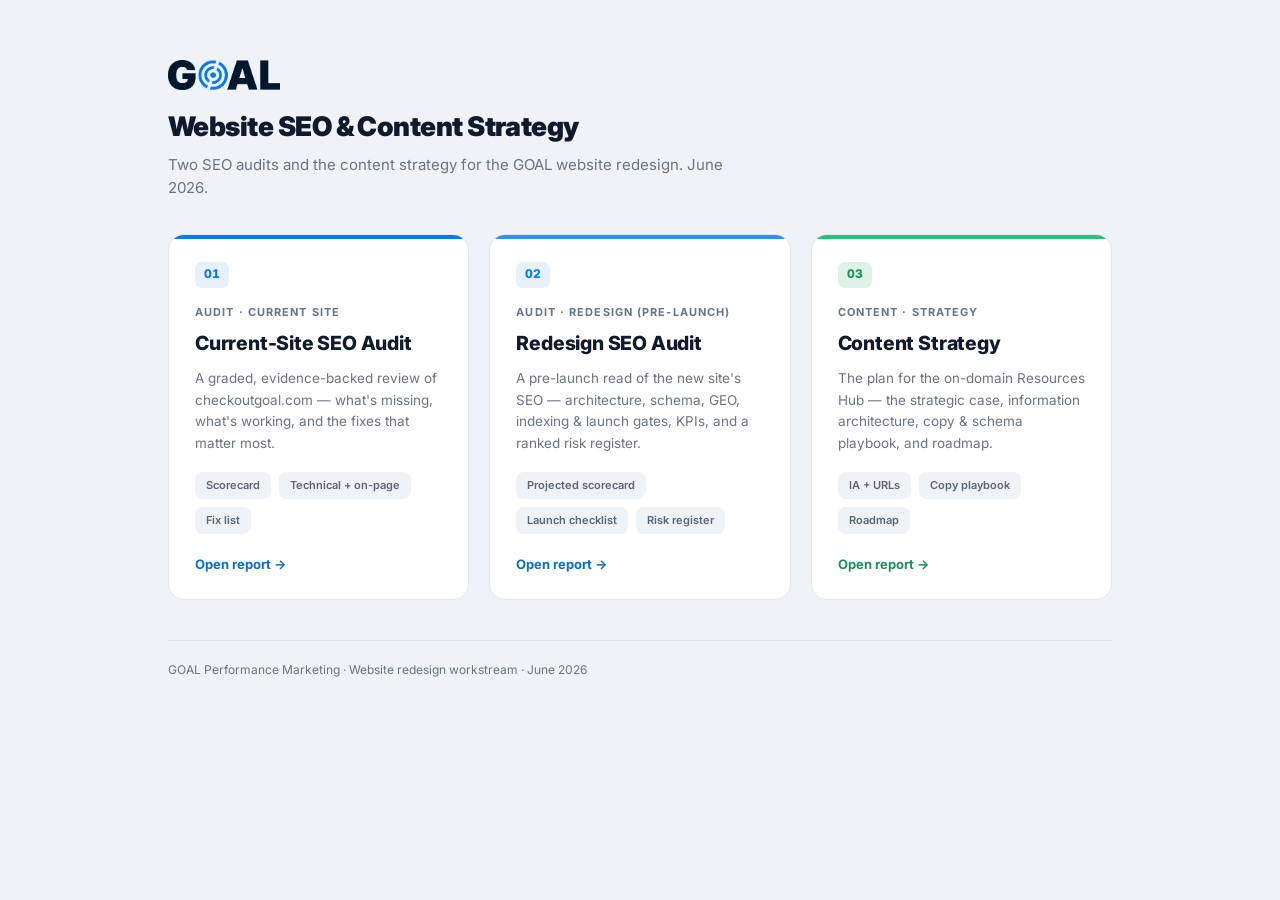
<file: index.html>
<!DOCTYPE html>
<html lang="en">
<head>
<meta charset="UTF-8">
<meta name="viewport" content="width=device-width, initial-scale=1.0">
<meta name="robots" content="noindex">
<title>GOAL — Website SEO &amp; Content Strategy</title>
<link rel="preconnect" href="https://fonts.googleapis.com">
<link rel="preconnect" href="https://fonts.gstatic.com" crossorigin>
<link href="https://fonts.googleapis.com/css2?family=Inter:wght@400;500;600;700;800;900&display=swap" rel="stylesheet">
<link rel="stylesheet" href="assets/report.css">
</head>
<body class="landing">
  <div class="lwrap">

    <header class="lhead">
      <img class="logo" src="assets/goal-logo-dark.png" alt="GOAL">
      <h1>Website SEO &amp; Content Strategy</h1>
      <p>Two SEO audits and the content strategy for the GOAL website redesign. June 2026.</p>
    </header>

    <main class="cardgrid">

      <a class="card blue" href="seo-audit-current">
        <span class="badge">01</span>
        <div class="eb">Audit · Current site</div>
        <h2>Current-Site SEO Audit</h2>
        <p>A graded, evidence-backed review of checkoutgoal.com — what's missing, what's working, and the fixes that matter most.</p>
        <div class="pills"><span class="pill">Scorecard</span><span class="pill">Technical + on-page</span><span class="pill">Fix list</span></div>
        <span class="open">Open report →</span>
      </a>

      <a class="card sky" href="seo-audit-redesign">
        <span class="badge">02</span>
        <div class="eb">Audit · Redesign (pre-launch)</div>
        <h2>Redesign SEO Audit</h2>
        <p>A pre-launch read of the new site's SEO — architecture, schema, GEO, indexing &amp; launch gates, KPIs, and a ranked risk register.</p>
        <div class="pills"><span class="pill">Projected scorecard</span><span class="pill">Launch checklist</span><span class="pill">Risk register</span></div>
        <span class="open">Open report →</span>
      </a>

      <a class="card green" href="content-strategy">
        <span class="badge">03</span>
        <div class="eb">Content · Strategy</div>
        <h2>Content Strategy</h2>
        <p>The plan for the on-domain Resources Hub — the strategic case, information architecture, copy &amp; schema playbook, and roadmap.</p>
        <div class="pills"><span class="pill">IA + URLs</span><span class="pill">Copy playbook</span><span class="pill">Roadmap</span></div>
        <span class="open">Open report →</span>
      </a>

    </main>

    <footer class="lfoot">GOAL Performance Marketing · Website redesign workstream · June 2026</footer>

  </div>
</body>
</html>
</file>
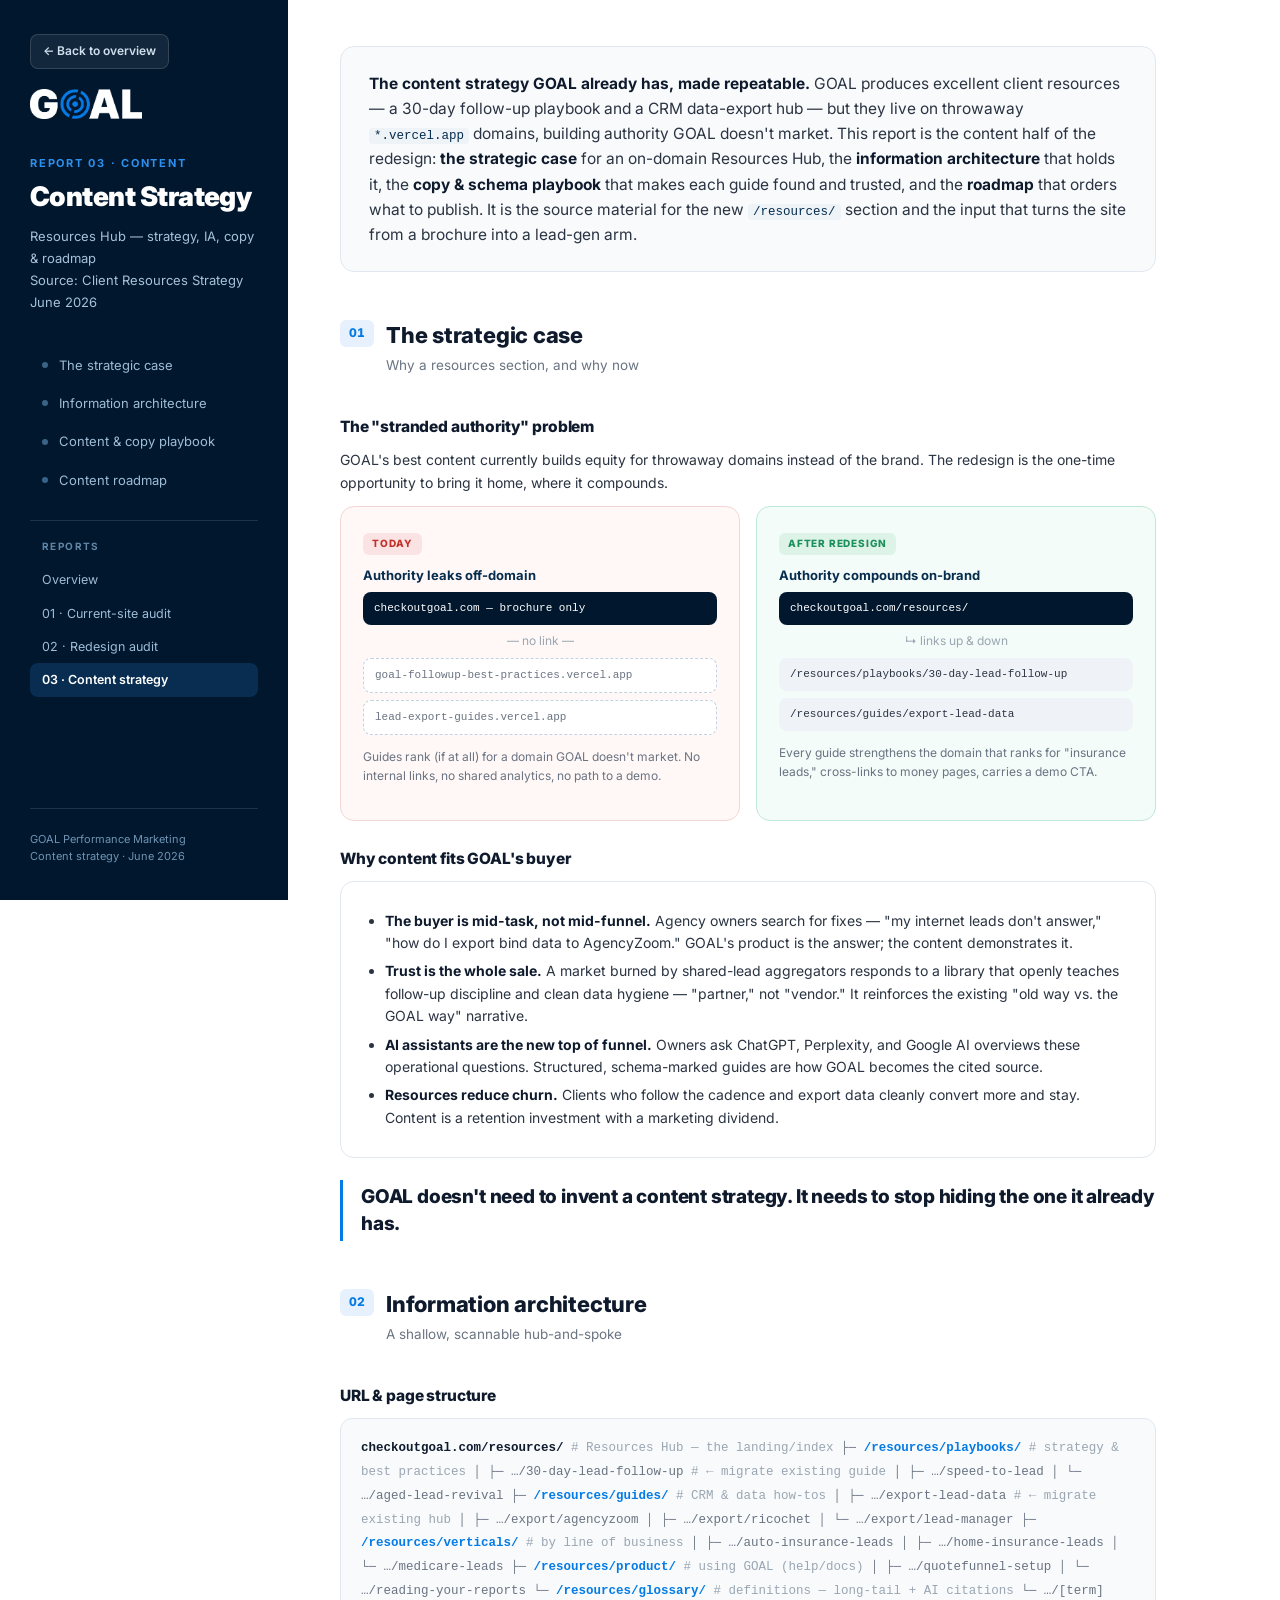
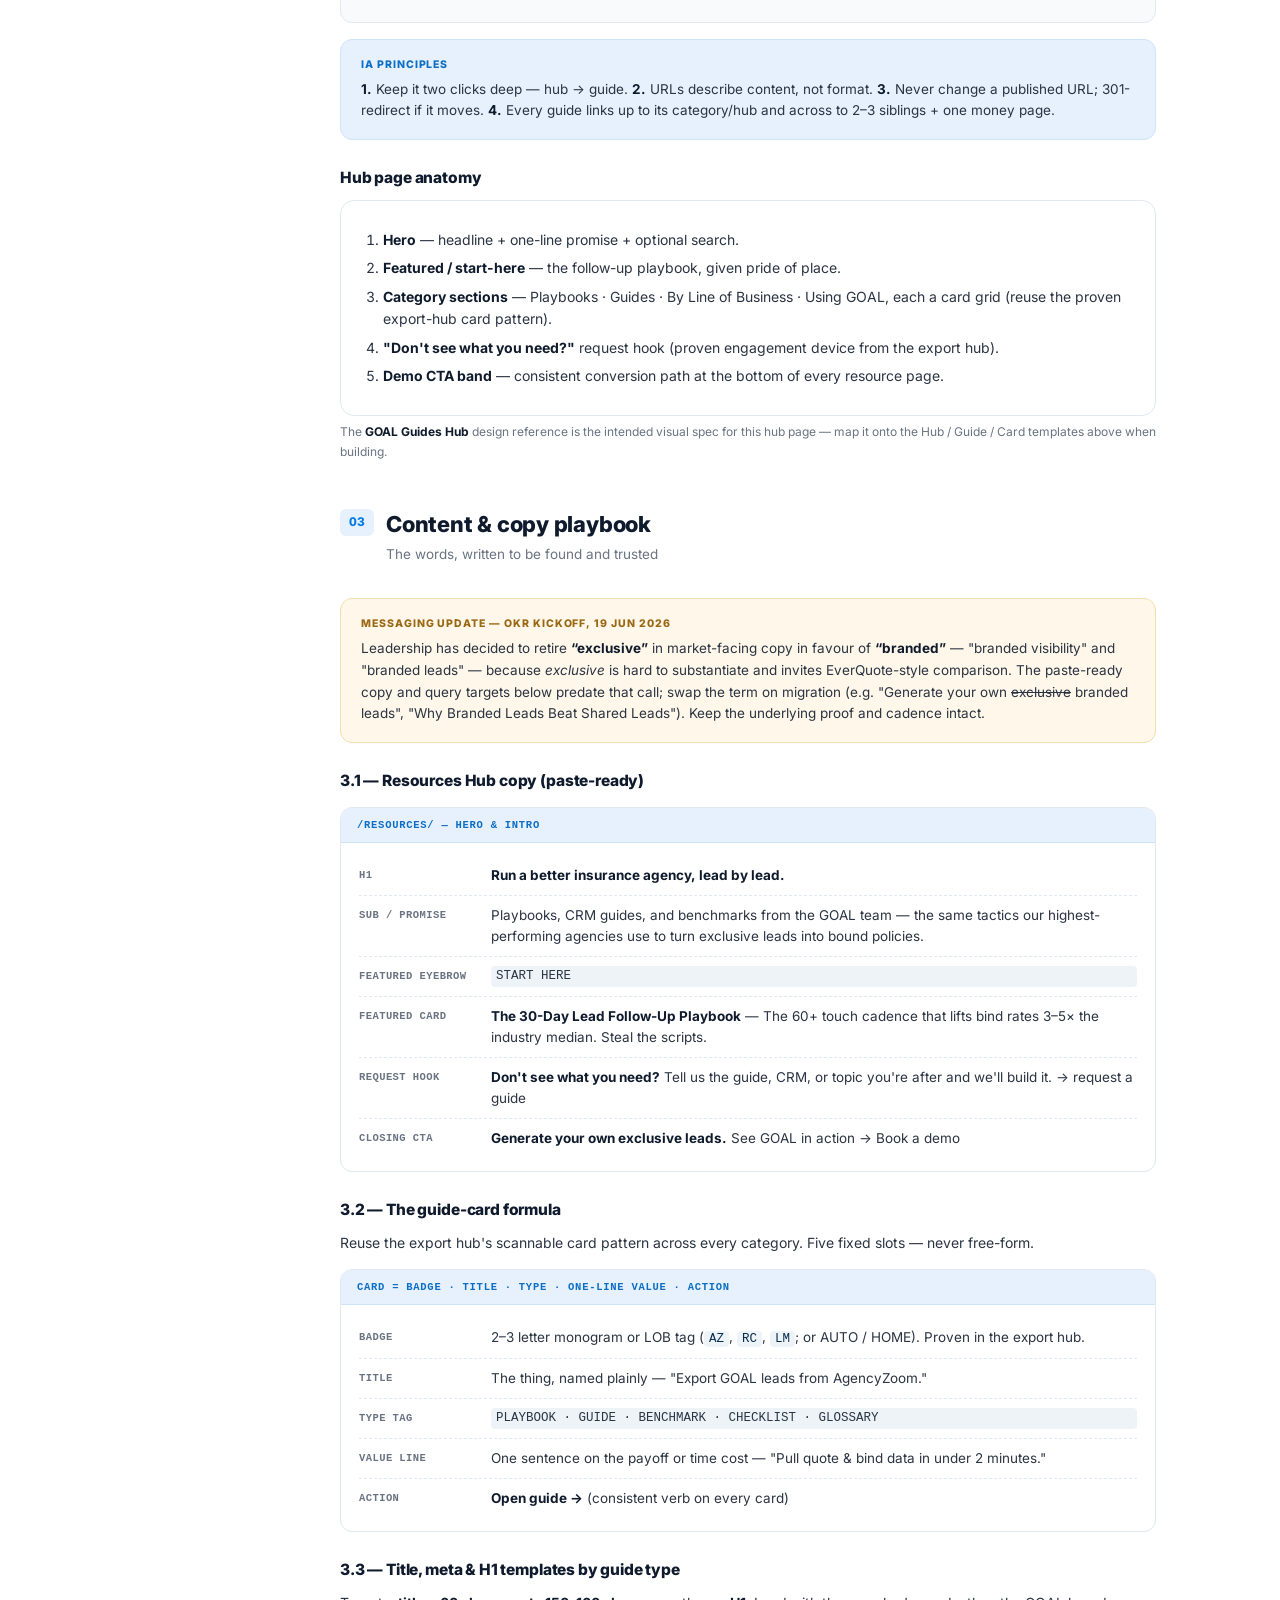
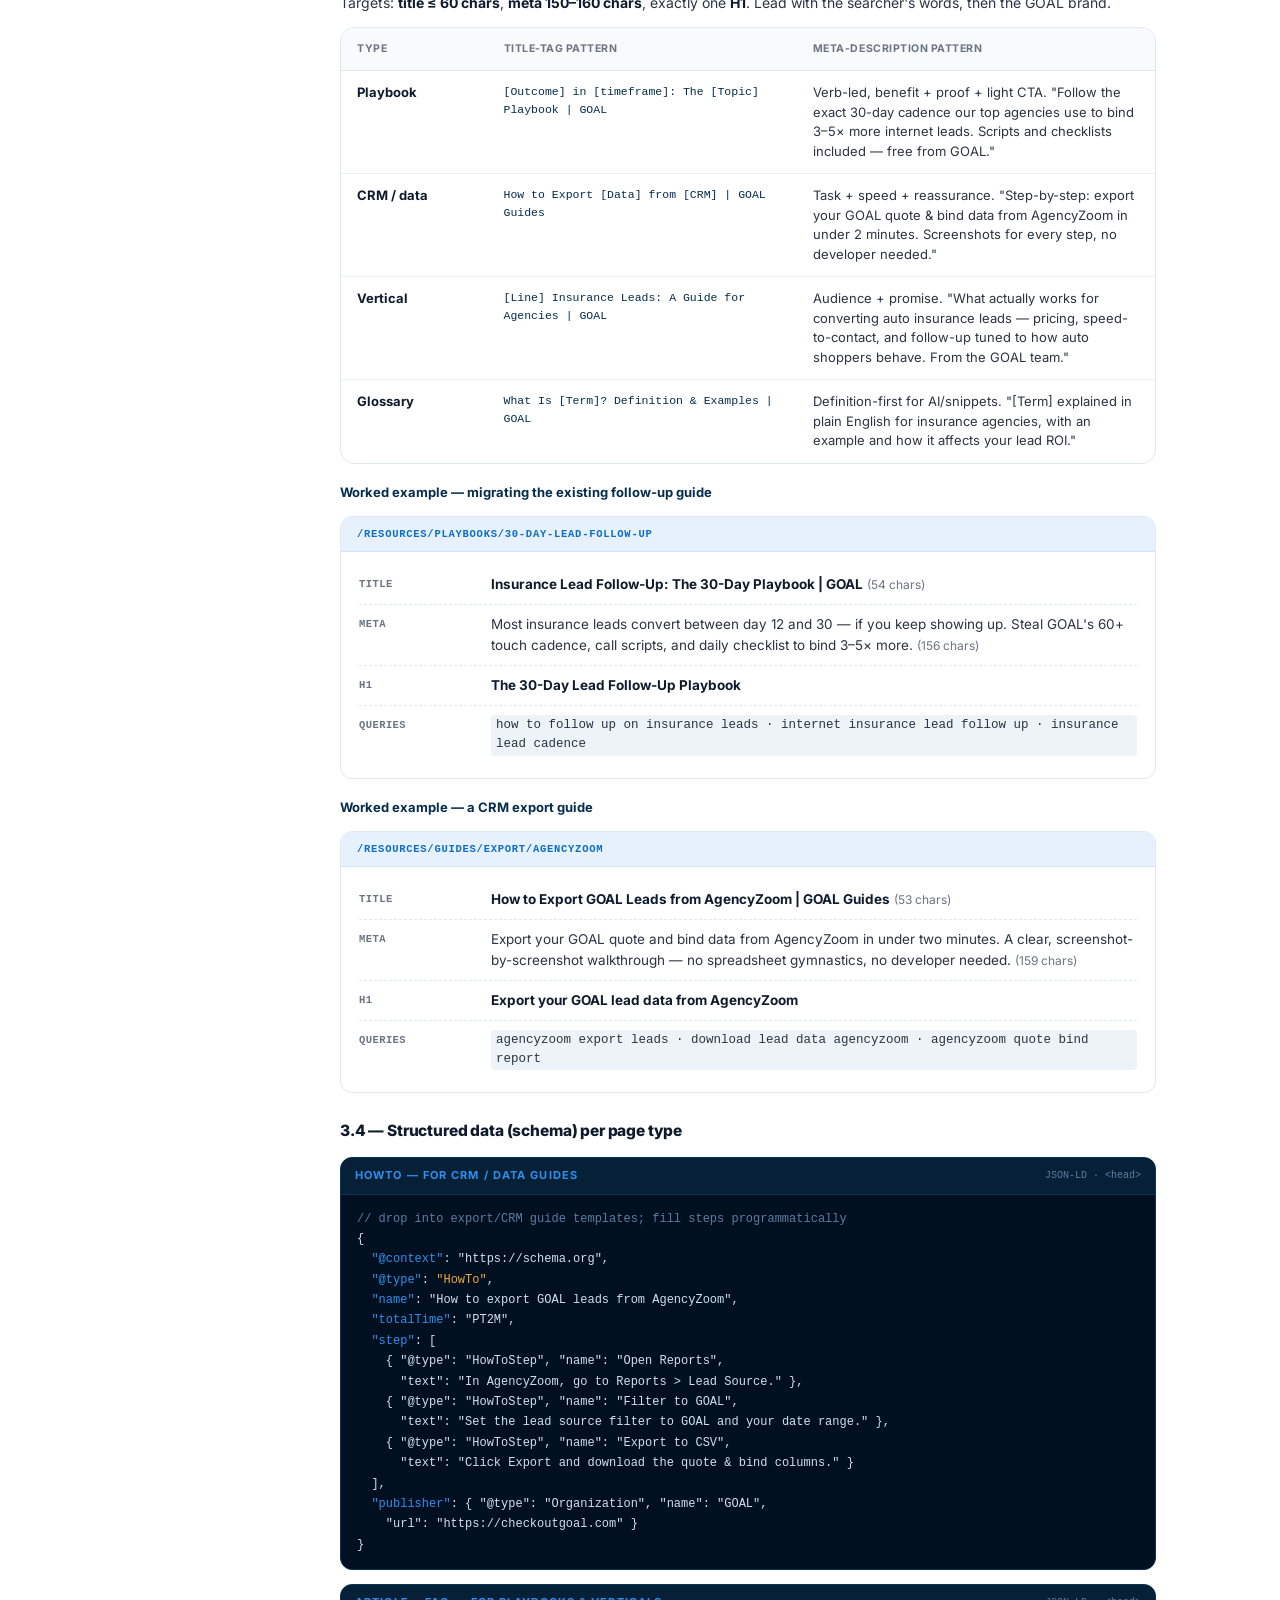
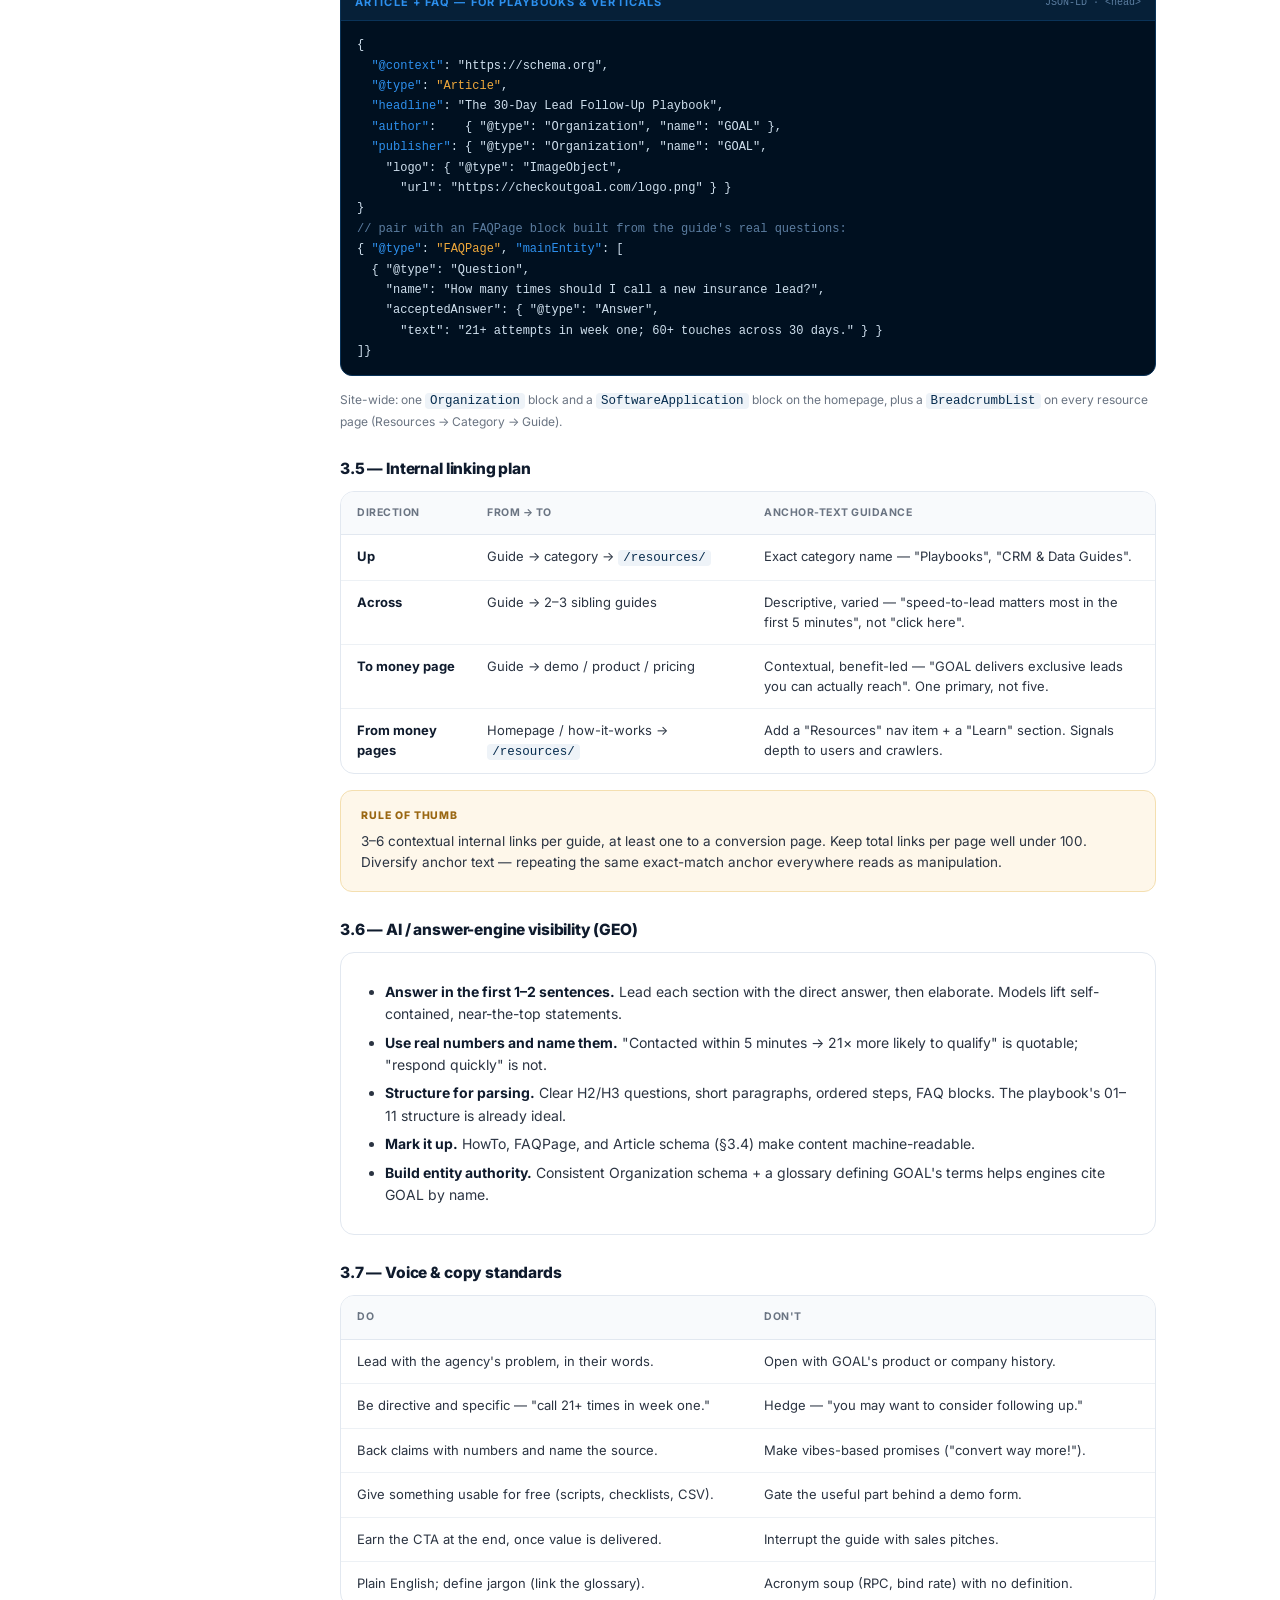
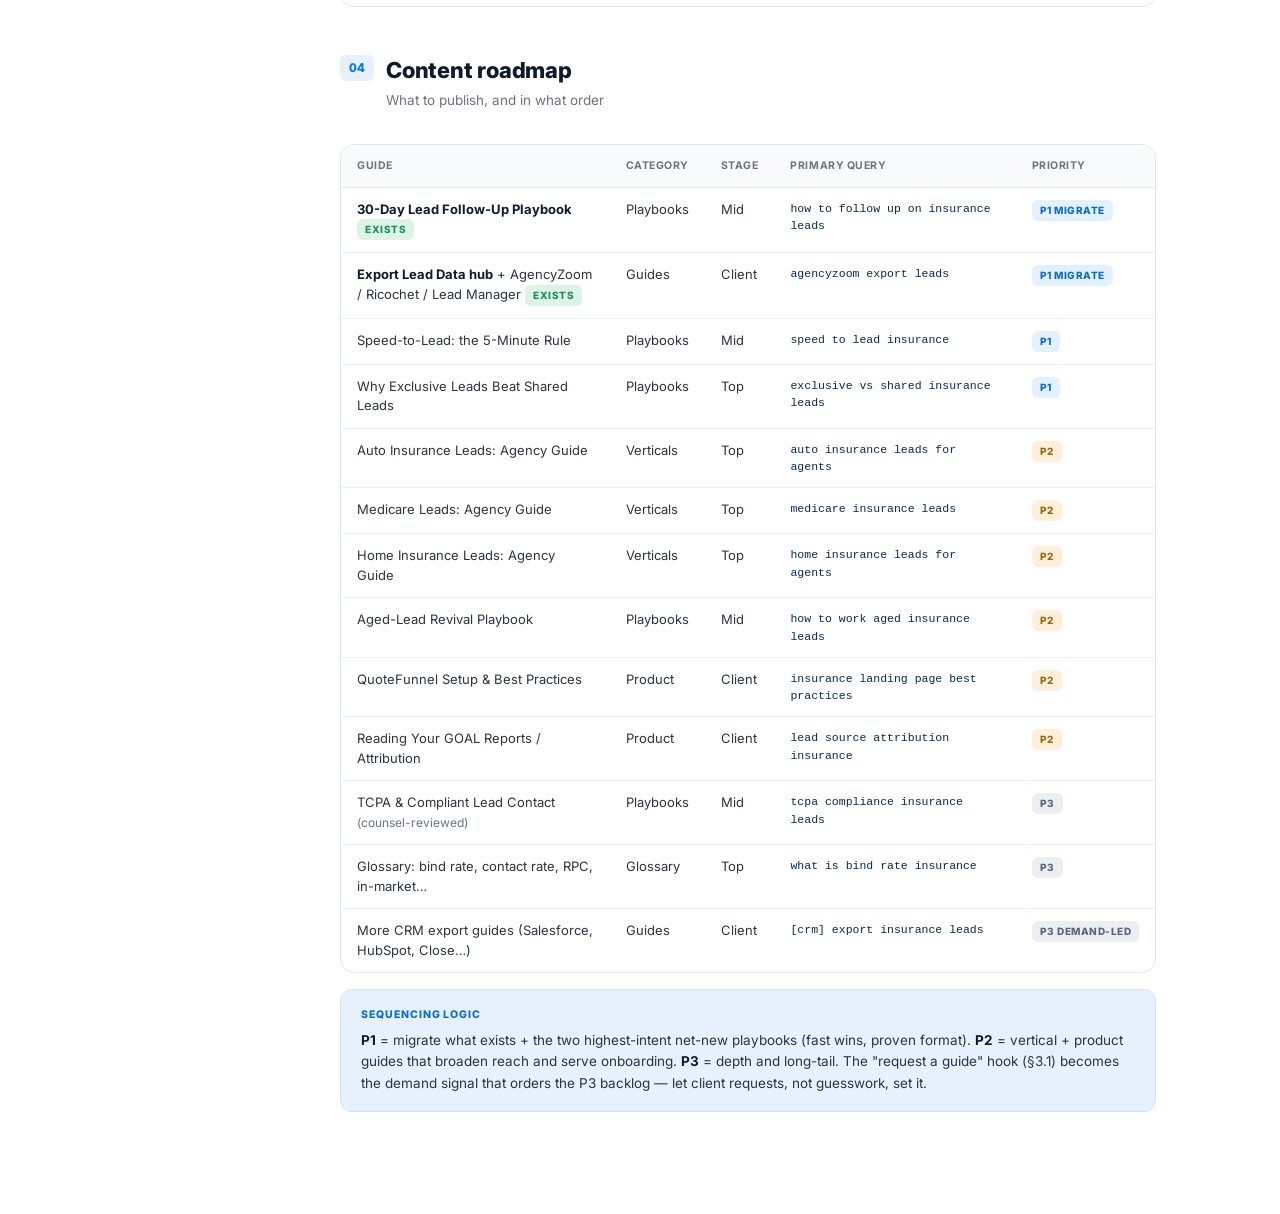
<file: content-strategy.html>
<!DOCTYPE html>
<html lang="en">
<head>
<meta charset="UTF-8">
<meta name="viewport" content="width=device-width, initial-scale=1.0">
<meta name="robots" content="noindex">
<title>GOAL — Content Strategy (Resources Hub)</title>
<link rel="preconnect" href="https://fonts.googleapis.com">
<link rel="preconnect" href="https://fonts.gstatic.com" crossorigin>
<link href="https://fonts.googleapis.com/css2?family=Inter:wght@400;500;600;700;800;900&display=swap" rel="stylesheet">
<link rel="stylesheet" href="assets/report.css">
</head>
<body>
<div class="shell">
  <aside class="side">
    <a class="backbtn" href="index">← Back to overview</a>
    <img class="logo" src="assets/goal-logo.png" alt="GOAL">
    <div class="eb">Report 03 · Content</div>
    <h1>Content Strategy</h1>
    <div class="who">Resources Hub — strategy, IA, copy &amp; roadmap<br>Source: Client Resources Strategy<br>June 2026</div>
    <nav>
      <a href="#s1"><span class="dot"></span>The strategic case</a>
      <a href="#s2"><span class="dot"></span>Information architecture</a>
      <a href="#s3"><span class="dot"></span>Content &amp; copy playbook</a>
      <a href="#s4"><span class="dot"></span>Content roadmap</a>
    </nav>
    <div class="reports">
      <div class="rl">Reports</div>
      <a href="index">Overview</a>
      <a href="seo-audit-current">01 · Current-site audit</a>
      <a href="seo-audit-redesign">02 · Redesign audit</a>
      <a href="content-strategy" class="on">03 · Content strategy</a>
    </div>
    <div class="foot">GOAL Performance Marketing<br>Content strategy · June 2026</div>
  </aside>

  <main class="main">

      <div class="exec">
        <p><b>The content strategy GOAL already has, made repeatable.</b> GOAL produces excellent client resources — a 30-day follow-up playbook and a CRM data-export hub — but they live on throwaway <span class="mono">*.vercel.app</span> domains, building authority GOAL doesn't market. This report is the content half of the redesign: <b>the strategic case</b> for an on-domain Resources Hub, the <b>information architecture</b> that holds it, the <b>copy &amp; schema playbook</b> that makes each guide found and trusted, and the <b>roadmap</b> that orders what to publish. It is the source material for the new <span class="mono">/resources/</span> section and the input that turns the site from a brochure into a lead-gen arm.</p>
      </div>

<section class="block" id="s1">
      <div class="bhead"><span class="ix">01</span><div><h2>The strategic case</h2><p>Why a resources section, and why now</p></div></div>

      <h3>The "stranded authority" problem</h3>
      <p>GOAL's best content currently builds equity for throwaway domains instead of the brand. The redesign is the one-time opportunity to bring it home, where it compounds.</p>
      <div class="dgrid">
        <div class="dcol bad">
          <span class="dtag">Today</span>
          <h4>Authority leaks off-domain</h4>
          <div class="node dom">checkoutgoal.com — brochure only</div>
          <div class="flow">— no link —</div>
          <div class="node off">goal-followup-best-practices.vercel.app</div>
          <div class="node off">lead-export-guides.vercel.app</div>
          <p class="small" style="margin-top:12px;">Guides rank (if at all) for a domain GOAL doesn't market. No internal links, no shared analytics, no path to a demo.</p>
        </div>
        <div class="dcol good">
          <span class="dtag">After redesign</span>
          <h4>Authority compounds on-brand</h4>
          <div class="node dom">checkoutgoal.com/resources/</div>
          <div class="flow">↳ links up &amp; down</div>
          <div class="node">/resources/playbooks/30-day-lead-follow-up</div>
          <div class="node">/resources/guides/export-lead-data</div>
          <p class="small" style="margin-top:12px;">Every guide strengthens the domain that ranks for "insurance leads," cross-links to money pages, carries a demo CTA.</p>
        </div>
      </div>

      <h3>Why content fits GOAL's buyer</h3>
      <div class="panel">
        <ul>
          <li><b>The buyer is mid-task, not mid-funnel.</b> Agency owners search for fixes — "my internet leads don't answer," "how do I export bind data to AgencyZoom." GOAL's product is the answer; the content demonstrates it.</li>
          <li><b>Trust is the whole sale.</b> A market burned by shared-lead aggregators responds to a library that openly teaches follow-up discipline and clean data hygiene — "partner," not "vendor." It reinforces the existing "old way vs. the GOAL way" narrative.</li>
          <li><b>AI assistants are the new top of funnel.</b> Owners ask ChatGPT, Perplexity, and Google AI overviews these operational questions. Structured, schema-marked guides are how GOAL becomes the cited source.</li>
          <li><b>Resources reduce churn.</b> Clients who follow the cadence and export data cleanly convert more and stay. Content is a retention investment with a marketing dividend.</li>
        </ul>
      </div>

      <p class="pull">GOAL doesn't need to invent a content strategy. It needs to stop hiding the one it already has.</p>
    </section>

<section class="block" id="s2">
      <div class="bhead"><span class="ix">02</span><div><h2>Information architecture</h2><p>A shallow, scannable hub-and-spoke</p></div></div>

      <h3>URL &amp; page structure</h3>
      <div class="tree">
<span class="root">checkoutgoal.com/resources/</span>            <span class="note"># Resources Hub — the landing/index</span>
├─ <span class="b">/resources/playbooks/</span>          <span class="note"># strategy &amp; best practices</span>
│   ├─ …/30-day-lead-follow-up        <span class="note"># ← migrate existing guide</span>
│   ├─ …/speed-to-lead
│   └─ …/aged-lead-revival
├─ <span class="b">/resources/guides/</span>             <span class="note"># CRM &amp; data how-tos</span>
│   ├─ …/export-lead-data             <span class="note"># ← migrate existing hub</span>
│   ├─ …/export/agencyzoom
│   ├─ …/export/ricochet
│   └─ …/export/lead-manager
├─ <span class="b">/resources/verticals/</span>          <span class="note"># by line of business</span>
│   ├─ …/auto-insurance-leads
│   ├─ …/home-insurance-leads
│   └─ …/medicare-leads
├─ <span class="b">/resources/product/</span>            <span class="note"># using GOAL (help/docs)</span>
│   ├─ …/quotefunnel-setup
│   └─ …/reading-your-reports
└─ <span class="b">/resources/glossary/</span>           <span class="note"># definitions — long-tail + AI citations</span>
    └─ …/[term]
      </div>

      <div class="callout key">
        <span class="lab">IA principles</span>
        <p><b>1.</b> Keep it two clicks deep — hub → guide. <b>2.</b> URLs describe content, not format. <b>3.</b> Never change a published URL; 301-redirect if it moves. <b>4.</b> Every guide links up to its category/hub and across to 2–3 siblings + one money page.</p>
      </div>

      <h3>Hub page anatomy</h3>
      <div class="panel">
        <ol style="padding-left:18px;margin-bottom:0;">
          <li><b>Hero</b> — headline + one-line promise + optional search.</li>
          <li><b>Featured / start-here</b> — the follow-up playbook, given pride of place.</li>
          <li><b>Category sections</b> — Playbooks · Guides · By Line of Business · Using GOAL, each a card grid (reuse the proven export-hub card pattern).</li>
          <li><b>"Don't see what you need?"</b> request hook (proven engagement device from the export hub).</li>
          <li><b>Demo CTA band</b> — consistent conversion path at the bottom of every resource page.</li>
        </ol>
      </div>
      <p class="small">The <b>GOAL Guides Hub</b> design reference is the intended visual spec for this hub page — map it onto the Hub / Guide / Card templates above when building.</p>
    </section>

<section class="block" id="s3">
      <div class="bhead"><span class="ix">03</span><div><h2>Content &amp; copy playbook</h2><p>The words, written to be found and trusted</p></div></div>

      <div class="callout warn"><span class="lab">Messaging update — OKR kickoff, 19 Jun 2026</span><p>Leadership has decided to retire <b>“exclusive”</b> in market-facing copy in favour of <b>“branded”</b> — "branded visibility" and "branded leads" — because <i>exclusive</i> is hard to substantiate and invites EverQuote-style comparison. The paste-ready copy and query targets below predate that call; swap the term on migration (e.g. "Generate your own <s>exclusive</s> branded leads", "Why Branded Leads Beat Shared Leads"). Keep the underlying proof and cadence intact.</p></div>

      <h3>3.1 — Resources Hub copy (paste-ready)</h3>
      <div class="cset">
        <div class="ch">/resources/ — hero &amp; intro</div>
        <div class="cb">
          <div class="field"><span class="fk">H1</span><span class="fv"><span class="ex">Run a better insurance agency, lead by lead.</span></span></div>
          <div class="field"><span class="fk">Sub / promise</span><span class="fv">Playbooks, CRM guides, and benchmarks from the GOAL team — the same tactics our highest-performing agencies use to turn exclusive leads into bound policies.</span></div>
          <div class="field"><span class="fk">Featured eyebrow</span><span class="fv mono">START HERE</span></div>
          <div class="field"><span class="fk">Featured card</span><span class="fv"><span class="ex">The 30-Day Lead Follow-Up Playbook</span> — The 60+ touch cadence that lifts bind rates 3–5× the industry median. Steal the scripts.</span></div>
          <div class="field"><span class="fk">Request hook</span><span class="fv"><span class="ex">Don't see what you need?</span> Tell us the guide, CRM, or topic you're after and we'll build it. → request a guide</span></div>
          <div class="field"><span class="fk">Closing CTA</span><span class="fv"><span class="ex">Generate your own exclusive leads.</span> See GOAL in action → Book a demo</span></div>
        </div>
      </div>

      <h3>3.2 — The guide-card formula</h3>
      <p>Reuse the export hub's scannable card pattern across every category. Five fixed slots — never free-form.</p>
      <div class="cset">
        <div class="ch">card = badge · title · type · one-line value · action</div>
        <div class="cb">
          <div class="field"><span class="fk">Badge</span><span class="fv">2–3 letter monogram or LOB tag (<span class="mono">AZ</span>, <span class="mono">RC</span>, <span class="mono">LM</span>; or AUTO / HOME). Proven in the export hub.</span></div>
          <div class="field"><span class="fk">Title</span><span class="fv">The thing, named plainly — "Export GOAL leads from AgencyZoom."</span></div>
          <div class="field"><span class="fk">Type tag</span><span class="fv mono">PLAYBOOK · GUIDE · BENCHMARK · CHECKLIST · GLOSSARY</span></div>
          <div class="field"><span class="fk">Value line</span><span class="fv">One sentence on the payoff or time cost — "Pull quote &amp; bind data in under 2 minutes."</span></div>
          <div class="field"><span class="fk">Action</span><span class="fv"><span class="ex">Open guide →</span> (consistent verb on every card)</span></div>
        </div>
      </div>

      <h3>3.3 — Title, meta &amp; H1 templates by guide type</h3>
      <p>Targets: <b>title ≤ 60 chars</b>, <b>meta 150–160 chars</b>, exactly one <b>H1</b>. Lead with the searcher's words, then the GOAL brand.</p>
      <div class="tablecard">
        <table class="gt">
          <thead><tr><th style="width:18%">Type</th><th style="width:38%">Title-tag pattern</th><th>Meta-description pattern</th></tr></thead>
          <tbody>
            <tr><td><b>Playbook</b></td><td class="mc">[Outcome] in [timeframe]: The [Topic] Playbook | GOAL</td><td>Verb-led, benefit + proof + light CTA. "Follow the exact 30-day cadence our top agencies use to bind 3–5× more internet leads. Scripts and checklists included — free from GOAL."</td></tr>
            <tr><td><b>CRM / data</b></td><td class="mc">How to Export [Data] from [CRM] | GOAL Guides</td><td>Task + speed + reassurance. "Step-by-step: export your GOAL quote &amp; bind data from AgencyZoom in under 2 minutes. Screenshots for every step, no developer needed."</td></tr>
            <tr><td><b>Vertical</b></td><td class="mc">[Line] Insurance Leads: A Guide for Agencies | GOAL</td><td>Audience + promise. "What actually works for converting auto insurance leads — pricing, speed-to-contact, and follow-up tuned to how auto shoppers behave. From the GOAL team."</td></tr>
            <tr><td><b>Glossary</b></td><td class="mc">What Is [Term]? Definition &amp; Examples | GOAL</td><td>Definition-first for AI/snippets. "[Term] explained in plain English for insurance agencies, with an example and how it affects your lead ROI."</td></tr>
          </tbody>
        </table>
      </div>

      <h4>Worked example — migrating the existing follow-up guide</h4>
      <div class="cset">
        <div class="ch">/resources/playbooks/30-day-lead-follow-up</div>
        <div class="cb">
          <div class="field"><span class="fk">Title</span><span class="fv"><span class="ex">Insurance Lead Follow-Up: The 30-Day Playbook | GOAL</span> <span class="small">(54 chars)</span></span></div>
          <div class="field"><span class="fk">Meta</span><span class="fv">Most insurance leads convert between day 12 and 30 — if you keep showing up. Steal GOAL's 60+ touch cadence, call scripts, and daily checklist to bind 3–5× more. <span class="small">(156 chars)</span></span></div>
          <div class="field"><span class="fk">H1</span><span class="fv"><span class="ex">The 30-Day Lead Follow-Up Playbook</span></span></div>
          <div class="field"><span class="fk">Queries</span><span class="fv mono">how to follow up on insurance leads · internet insurance lead follow up · insurance lead cadence</span></div>
        </div>
      </div>

      <h4>Worked example — a CRM export guide</h4>
      <div class="cset">
        <div class="ch">/resources/guides/export/agencyzoom</div>
        <div class="cb">
          <div class="field"><span class="fk">Title</span><span class="fv"><span class="ex">How to Export GOAL Leads from AgencyZoom | GOAL Guides</span> <span class="small">(53 chars)</span></span></div>
          <div class="field"><span class="fk">Meta</span><span class="fv">Export your GOAL quote and bind data from AgencyZoom in under two minutes. A clear, screenshot-by-screenshot walkthrough — no spreadsheet gymnastics, no developer needed. <span class="small">(159 chars)</span></span></div>
          <div class="field"><span class="fk">H1</span><span class="fv"><span class="ex">Export your GOAL lead data from AgencyZoom</span></span></div>
          <div class="field"><span class="fk">Queries</span><span class="fv mono">agencyzoom export leads · download lead data agencyzoom · agencyzoom quote bind report</span></div>
        </div>
      </div>

      <h3>3.4 — Structured data (schema) per page type</h3>
      <div class="code">
        <div class="ch"><span class="t">HowTo — for CRM / data guides</span><span class="tg">JSON-LD · &lt;head&gt;</span></div>
        <pre><span class="c">// drop into export/CRM guide templates; fill steps programmatically</span>
{
  <span class="b">"@context"</span>: "https://schema.org",
  <span class="b">"@type"</span>: <span class="m">"HowTo"</span>,
  <span class="b">"name"</span>: "How to export GOAL leads from AgencyZoom",
  <span class="b">"totalTime"</span>: "PT2M",
  <span class="b">"step"</span>: [
    { "@type": "HowToStep", "name": "Open Reports",
      "text": "In AgencyZoom, go to Reports &gt; Lead Source." },
    { "@type": "HowToStep", "name": "Filter to GOAL",
      "text": "Set the lead source filter to GOAL and your date range." },
    { "@type": "HowToStep", "name": "Export to CSV",
      "text": "Click Export and download the quote &amp; bind columns." }
  ],
  <span class="b">"publisher"</span>: { "@type": "Organization", "name": "GOAL",
    "url": "https://checkoutgoal.com" }
}</pre>
      </div>
      <div class="code">
        <div class="ch"><span class="t">Article + FAQ — for playbooks &amp; verticals</span><span class="tg">JSON-LD · &lt;head&gt;</span></div>
        <pre>{
  <span class="b">"@context"</span>: "https://schema.org",
  <span class="b">"@type"</span>: <span class="m">"Article"</span>,
  <span class="b">"headline"</span>: "The 30-Day Lead Follow-Up Playbook",
  <span class="b">"author"</span>:    { "@type": "Organization", "name": "GOAL" },
  <span class="b">"publisher"</span>: { "@type": "Organization", "name": "GOAL",
    "logo": { "@type": "ImageObject",
      "url": "https://checkoutgoal.com/logo.png" } }
}
<span class="c">// pair with an FAQPage block built from the guide's real questions:</span>
{ <span class="b">"@type"</span>: <span class="m">"FAQPage"</span>, <span class="b">"mainEntity"</span>: [
  { "@type": "Question",
    "name": "How many times should I call a new insurance lead?",
    "acceptedAnswer": { "@type": "Answer",
      "text": "21+ attempts in week one; 60+ touches across 30 days." } }
]}</pre>
      </div>
      <p class="small">Site-wide: one <span class="mono">Organization</span> block and a <span class="mono">SoftwareApplication</span> block on the homepage, plus a <span class="mono">BreadcrumbList</span> on every resource page (Resources → Category → Guide).</p>

      <h3>3.5 — Internal linking plan</h3>
      <div class="tablecard">
        <table class="gt">
          <thead><tr><th style="width:16%">Direction</th><th style="width:34%">From → To</th><th>Anchor-text guidance</th></tr></thead>
          <tbody>
            <tr><td><b>Up</b></td><td>Guide → category → <span class="mono">/resources/</span></td><td>Exact category name — "Playbooks", "CRM &amp; Data Guides".</td></tr>
            <tr><td><b>Across</b></td><td>Guide → 2–3 sibling guides</td><td>Descriptive, varied — "speed-to-lead matters most in the first 5 minutes", not "click here".</td></tr>
            <tr><td><b>To money page</b></td><td>Guide → demo / product / pricing</td><td>Contextual, benefit-led — "GOAL delivers exclusive leads you can actually reach". One primary, not five.</td></tr>
            <tr><td><b>From money pages</b></td><td>Homepage / how-it-works → <span class="mono">/resources/</span></td><td>Add a "Resources" nav item + a "Learn" section. Signals depth to users and crawlers.</td></tr>
          </tbody>
        </table>
      </div>
      <div class="callout warn"><span class="lab">Rule of thumb</span><p>3–6 contextual internal links per guide, at least one to a conversion page. Keep total links per page well under 100. Diversify anchor text — repeating the same exact-match anchor everywhere reads as manipulation.</p></div>

      <h3>3.6 — AI / answer-engine visibility (GEO)</h3>
      <div class="panel">
        <ul>
          <li><b>Answer in the first 1–2 sentences.</b> Lead each section with the direct answer, then elaborate. Models lift self-contained, near-the-top statements.</li>
          <li><b>Use real numbers and name them.</b> "Contacted within 5 minutes → 21× more likely to qualify" is quotable; "respond quickly" is not.</li>
          <li><b>Structure for parsing.</b> Clear H2/H3 questions, short paragraphs, ordered steps, FAQ blocks. The playbook's 01–11 structure is already ideal.</li>
          <li><b>Mark it up.</b> HowTo, FAQPage, and Article schema (§3.4) make content machine-readable.</li>
          <li><b>Build entity authority.</b> Consistent Organization schema + a glossary defining GOAL's terms helps engines cite GOAL by name.</li>
        </ul>
      </div>

      <h3>3.7 — Voice &amp; copy standards</h3>
      <div class="tablecard">
        <table class="gt">
          <thead><tr><th style="width:50%">Do</th><th>Don't</th></tr></thead>
          <tbody>
            <tr><td>Lead with the agency's problem, in their words.</td><td>Open with GOAL's product or company history.</td></tr>
            <tr><td>Be directive and specific — "call 21+ times in week one."</td><td>Hedge — "you may want to consider following up."</td></tr>
            <tr><td>Back claims with numbers and name the source.</td><td>Make vibes-based promises ("convert way more!").</td></tr>
            <tr><td>Give something usable for free (scripts, checklists, CSV).</td><td>Gate the useful part behind a demo form.</td></tr>
            <tr><td>Earn the CTA at the end, once value is delivered.</td><td>Interrupt the guide with sales pitches.</td></tr>
            <tr><td>Plain English; define jargon (link the glossary).</td><td>Acronym soup (RPC, bind rate) with no definition.</td></tr>
          </tbody>
        </table>
      </div>
    </section>

<section class="block" id="s4">
      <div class="bhead"><span class="ix">04</span><div><h2>Content roadmap</h2><p>What to publish, and in what order</p></div></div>
      <div class="tablecard">
        <table class="gt">
          <thead><tr><th style="width:33%">Guide</th><th>Category</th><th>Stage</th><th>Primary query</th><th>Priority</th></tr></thead>
          <tbody>
            <tr><td><b>30-Day Lead Follow-Up Playbook</b> <span class="tag green">exists</span></td><td>Playbooks</td><td>Mid</td><td class="mc">how to follow up on insurance leads</td><td><span class="tag blue">P1 migrate</span></td></tr>
            <tr><td><b>Export Lead Data hub</b> + AgencyZoom / Ricochet / Lead Manager <span class="tag green">exists</span></td><td>Guides</td><td>Client</td><td class="mc">agencyzoom export leads</td><td><span class="tag blue">P1 migrate</span></td></tr>
            <tr><td>Speed-to-Lead: the 5-Minute Rule</td><td>Playbooks</td><td>Mid</td><td class="mc">speed to lead insurance</td><td><span class="tag blue">P1</span></td></tr>
            <tr><td>Why Exclusive Leads Beat Shared Leads</td><td>Playbooks</td><td>Top</td><td class="mc">exclusive vs shared insurance leads</td><td><span class="tag blue">P1</span></td></tr>
            <tr><td>Auto Insurance Leads: Agency Guide</td><td>Verticals</td><td>Top</td><td class="mc">auto insurance leads for agents</td><td><span class="tag amber">P2</span></td></tr>
            <tr><td>Medicare Leads: Agency Guide</td><td>Verticals</td><td>Top</td><td class="mc">medicare insurance leads</td><td><span class="tag amber">P2</span></td></tr>
            <tr><td>Home Insurance Leads: Agency Guide</td><td>Verticals</td><td>Top</td><td class="mc">home insurance leads for agents</td><td><span class="tag amber">P2</span></td></tr>
            <tr><td>Aged-Lead Revival Playbook</td><td>Playbooks</td><td>Mid</td><td class="mc">how to work aged insurance leads</td><td><span class="tag amber">P2</span></td></tr>
            <tr><td>QuoteFunnel Setup &amp; Best Practices</td><td>Product</td><td>Client</td><td class="mc">insurance landing page best practices</td><td><span class="tag amber">P2</span></td></tr>
            <tr><td>Reading Your GOAL Reports / Attribution</td><td>Product</td><td>Client</td><td class="mc">lead source attribution insurance</td><td><span class="tag amber">P2</span></td></tr>
            <tr><td>TCPA &amp; Compliant Lead Contact <span class="small">(counsel-reviewed)</span></td><td>Playbooks</td><td>Mid</td><td class="mc">tcpa compliance insurance leads</td><td><span class="tag gray">P3</span></td></tr>
            <tr><td>Glossary: bind rate, contact rate, RPC, in-market…</td><td>Glossary</td><td>Top</td><td class="mc">what is bind rate insurance</td><td><span class="tag gray">P3</span></td></tr>
            <tr><td>More CRM export guides (Salesforce, HubSpot, Close…)</td><td>Guides</td><td>Client</td><td class="mc">[crm] export insurance leads</td><td><span class="tag gray">P3 demand-led</span></td></tr>
          </tbody>
        </table>
      </div>
      <div class="callout key"><span class="lab">Sequencing logic</span><p><b>P1</b> = migrate what exists + the two highest-intent net-new playbooks (fast wins, proven format). <b>P2</b> = vertical + product guides that broaden reach and serve onboarding. <b>P3</b> = depth and long-tail. The "request a guide" hook (§3.1) becomes the demand signal that orders the P3 backlog — let client requests, not guesswork, set it.</p></div>
    </section>

  </main>
</div>
</body>
</html>
</file>
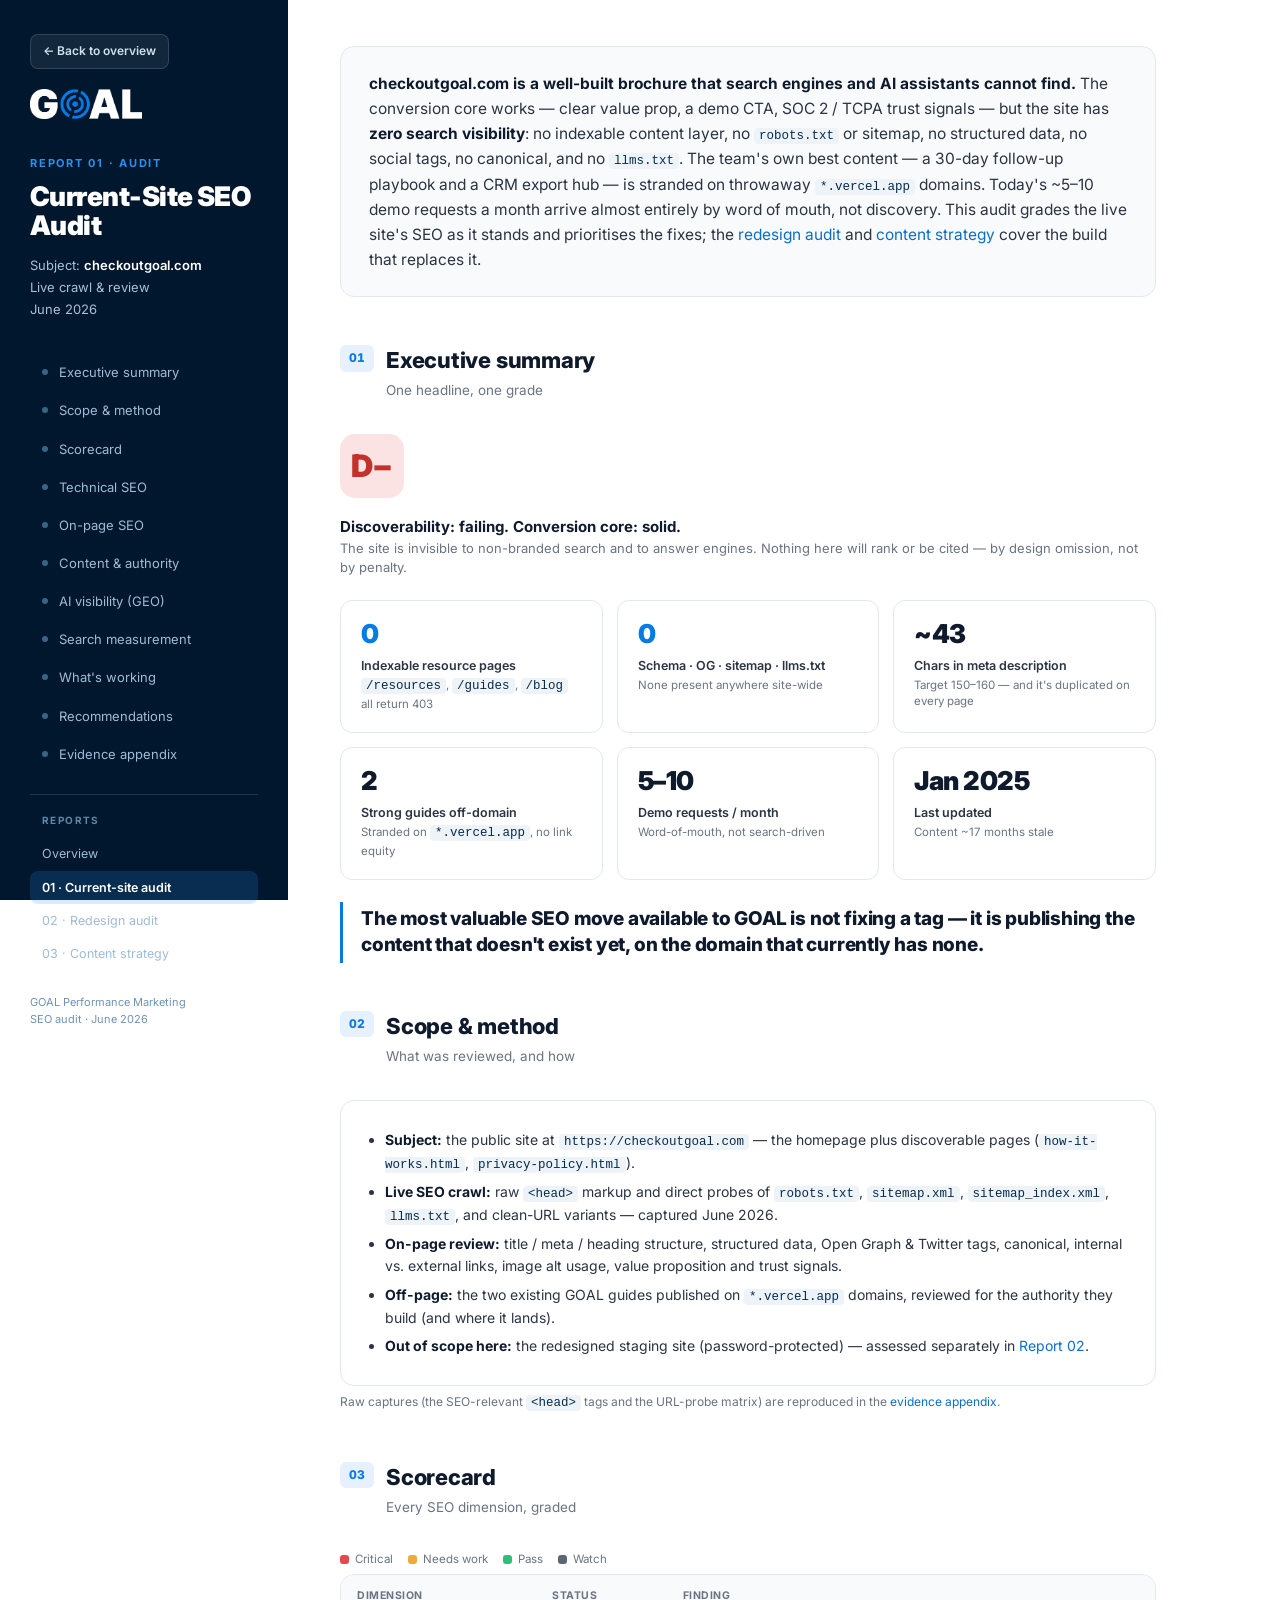
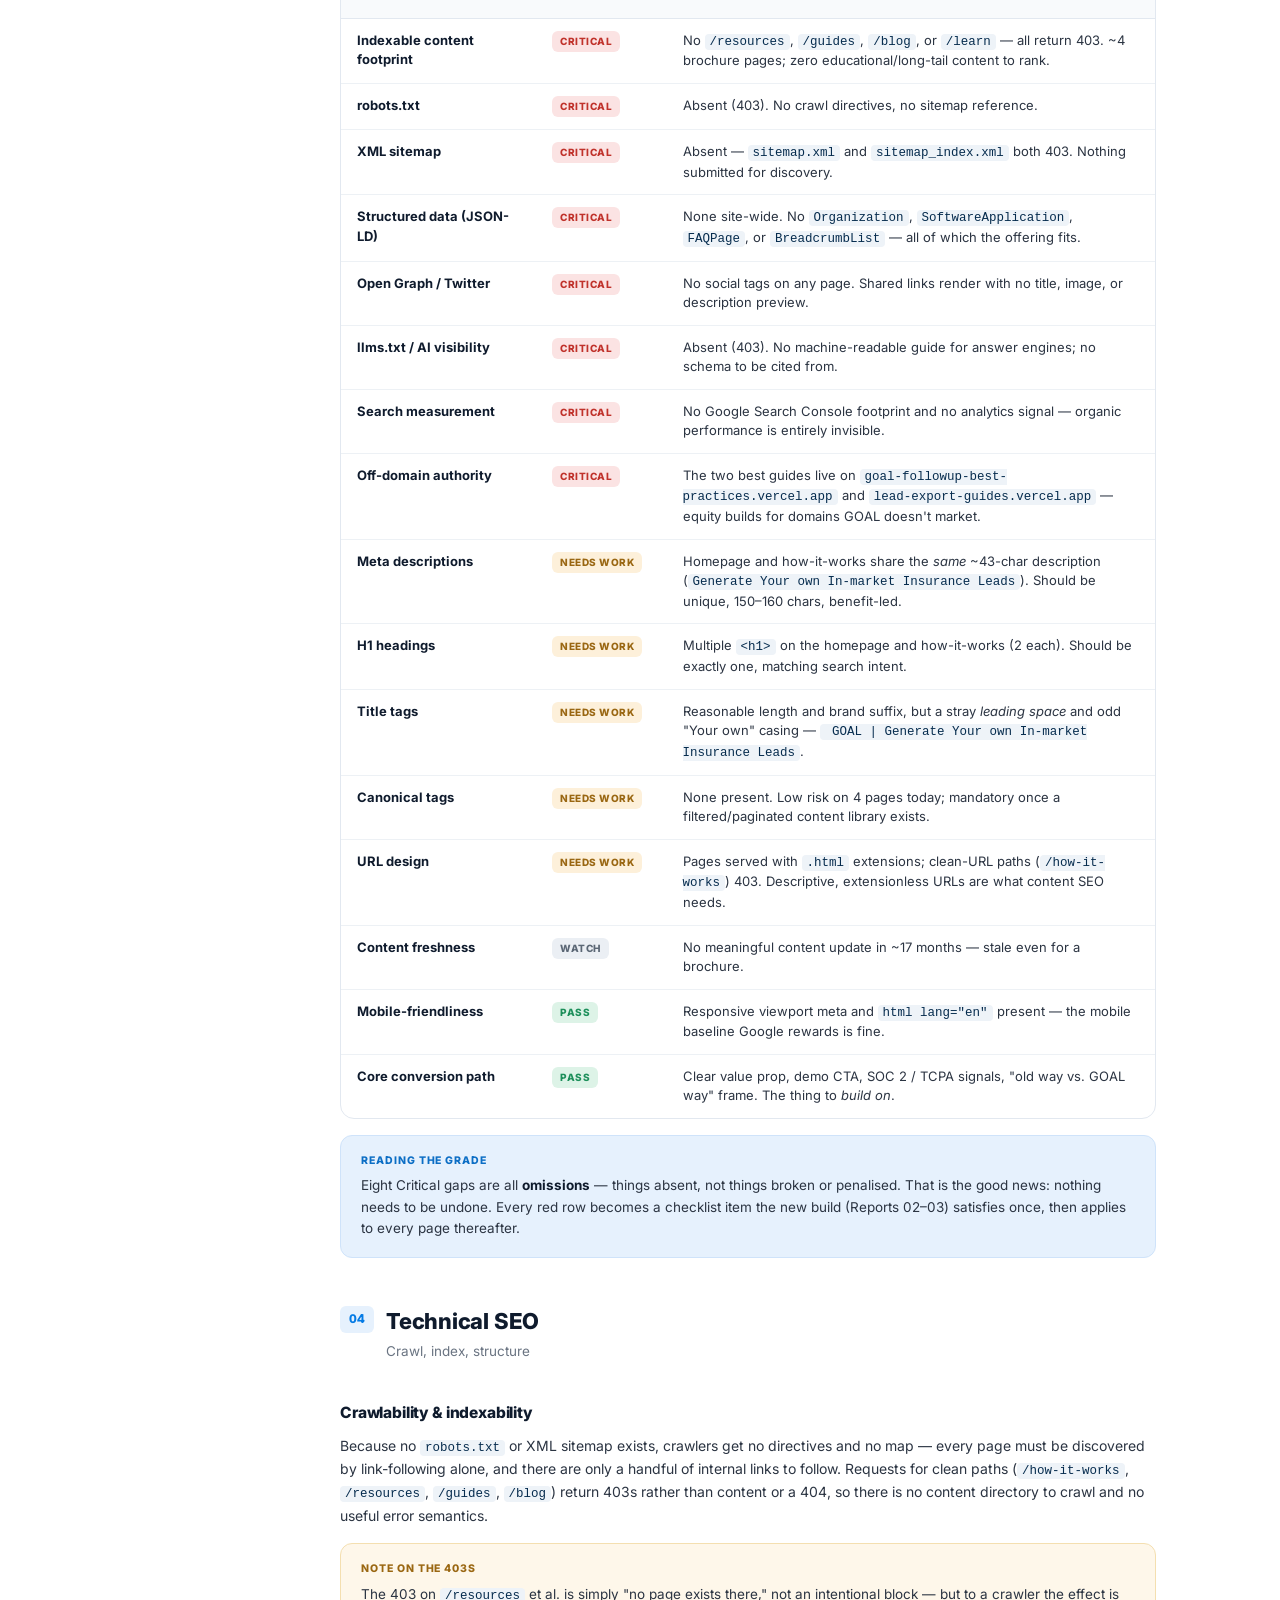
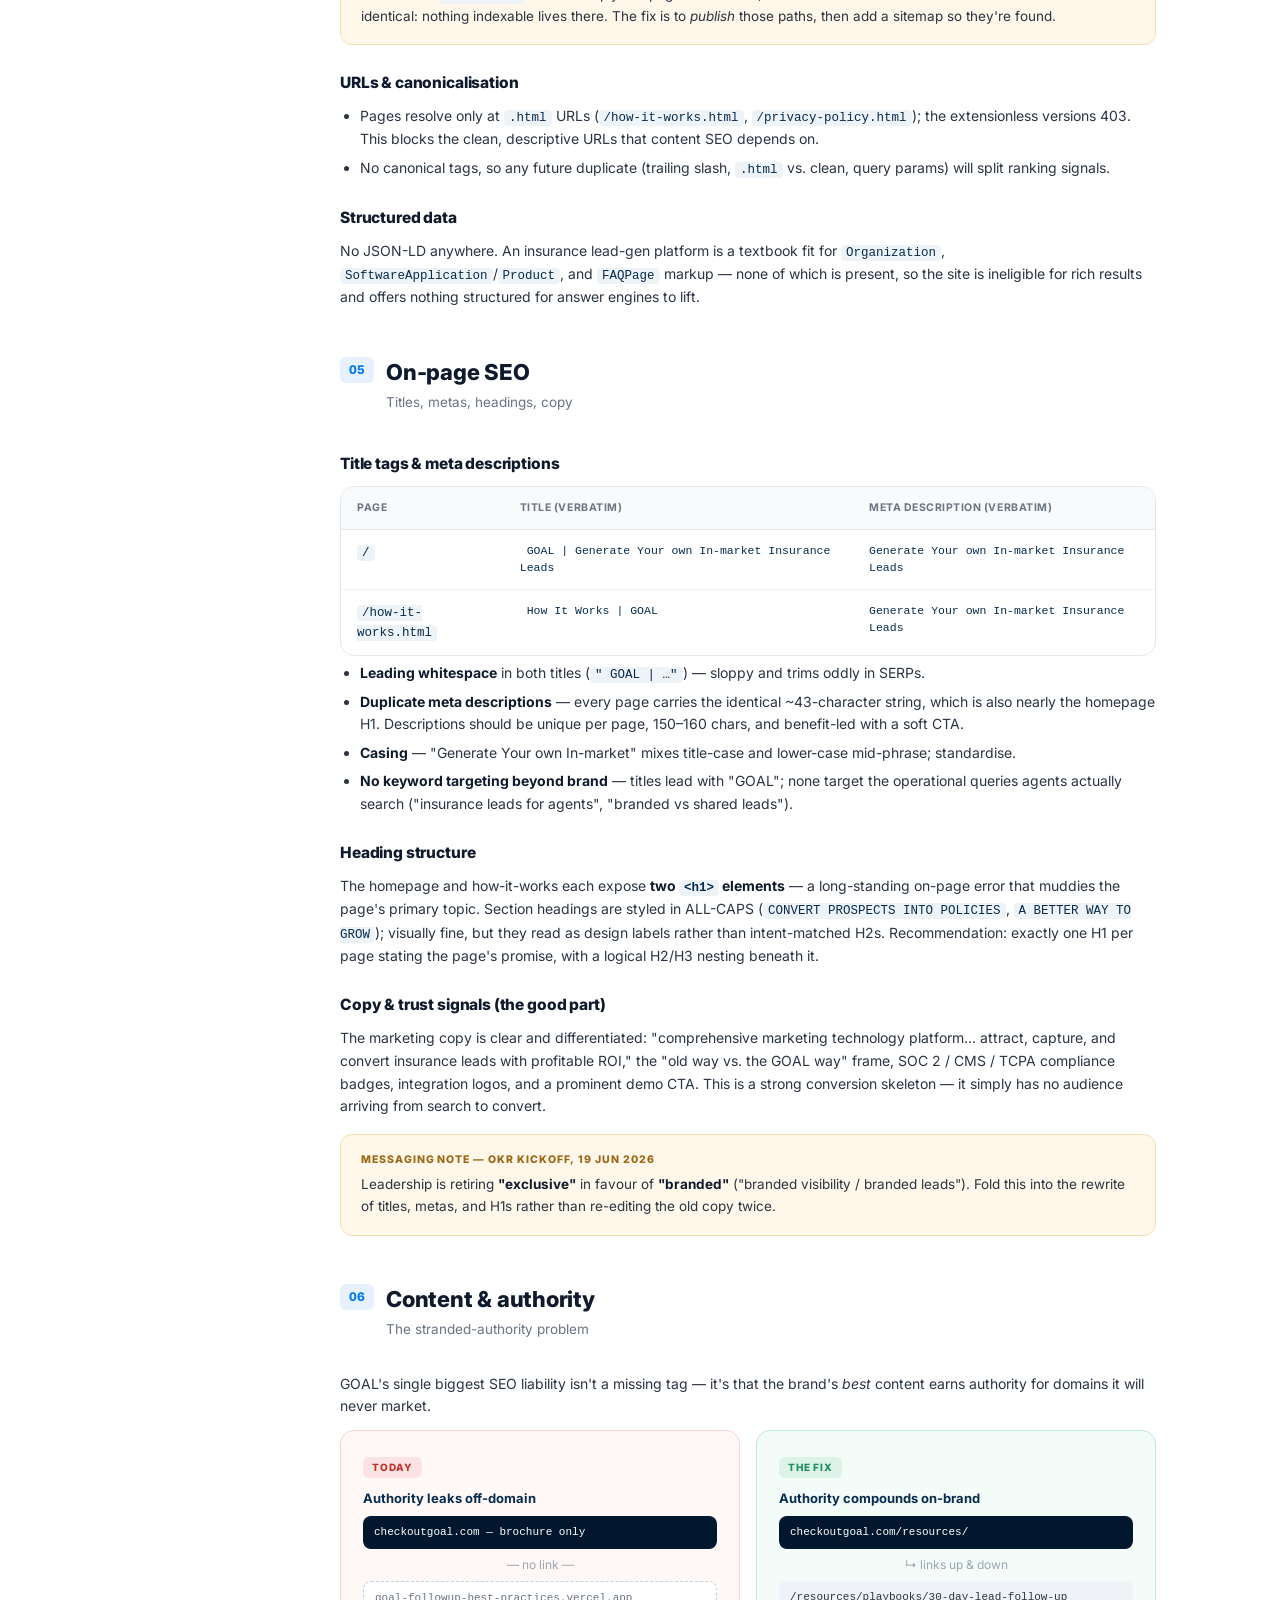
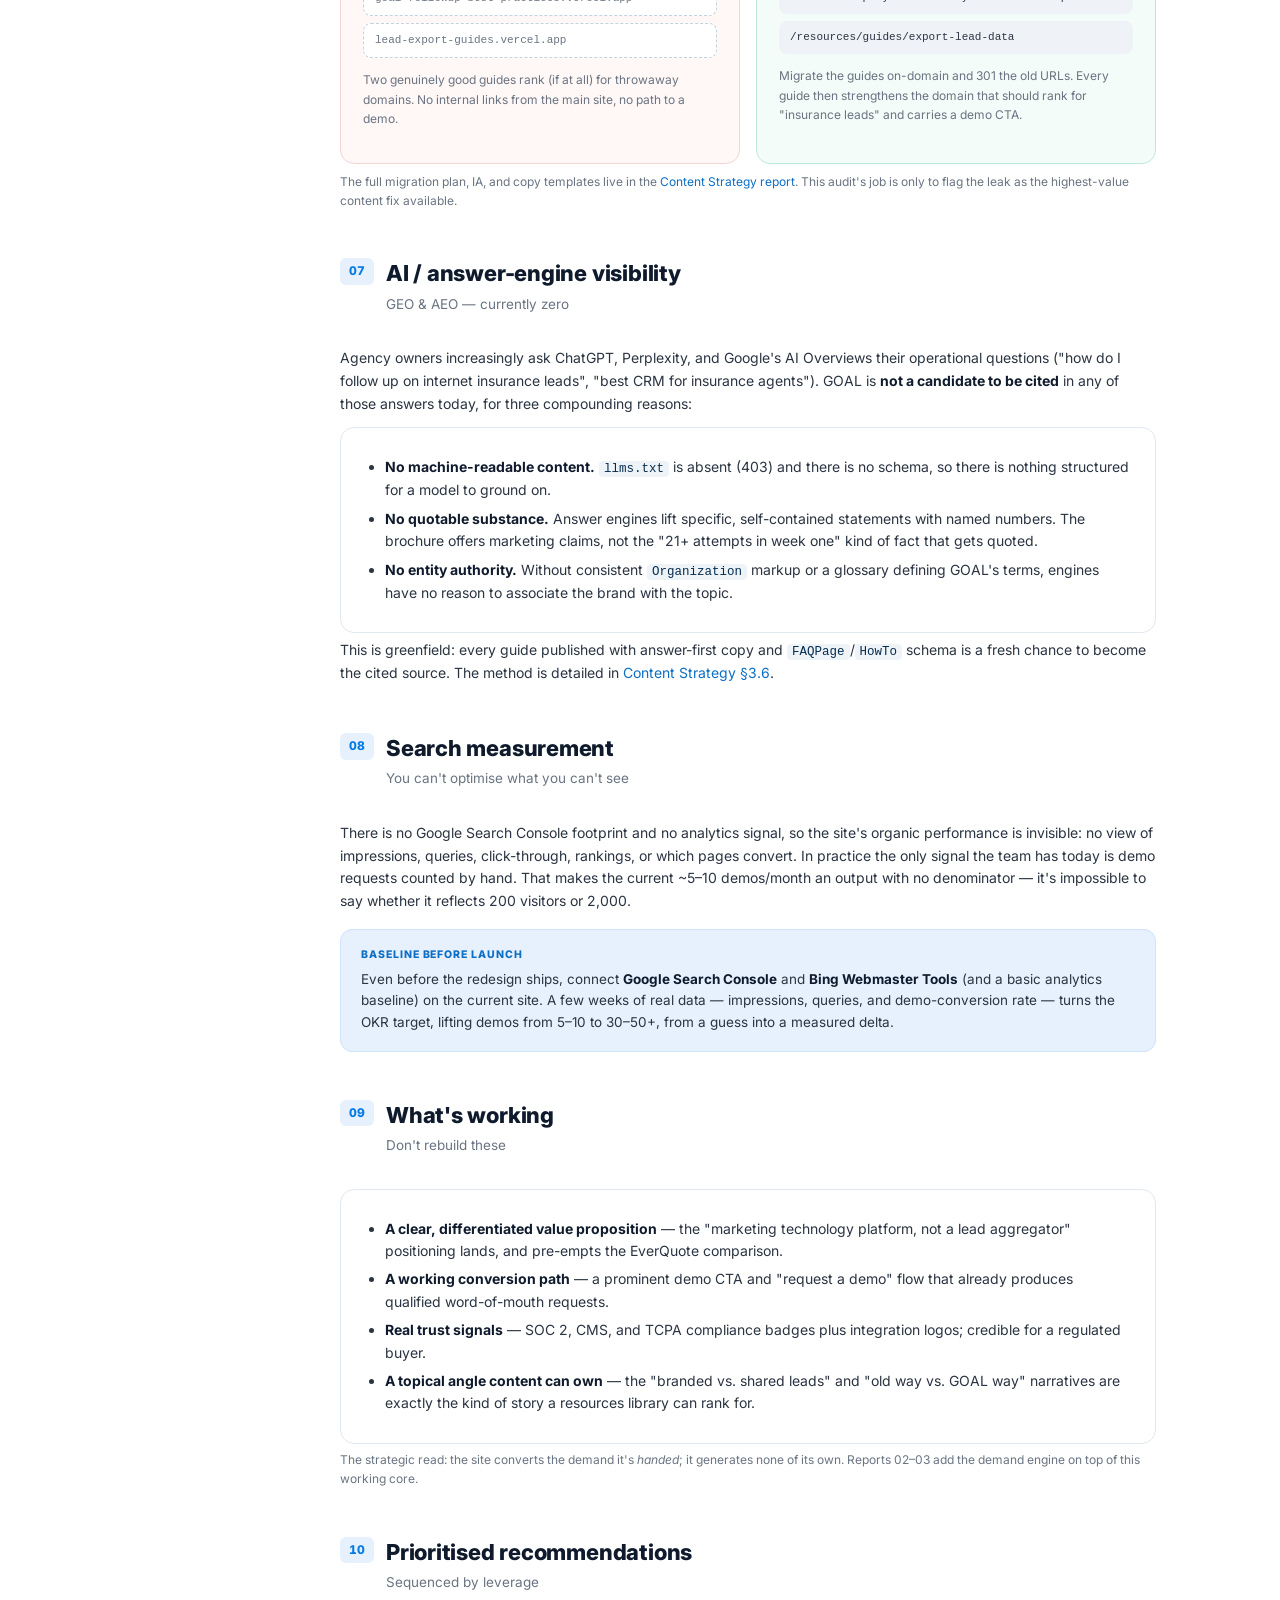
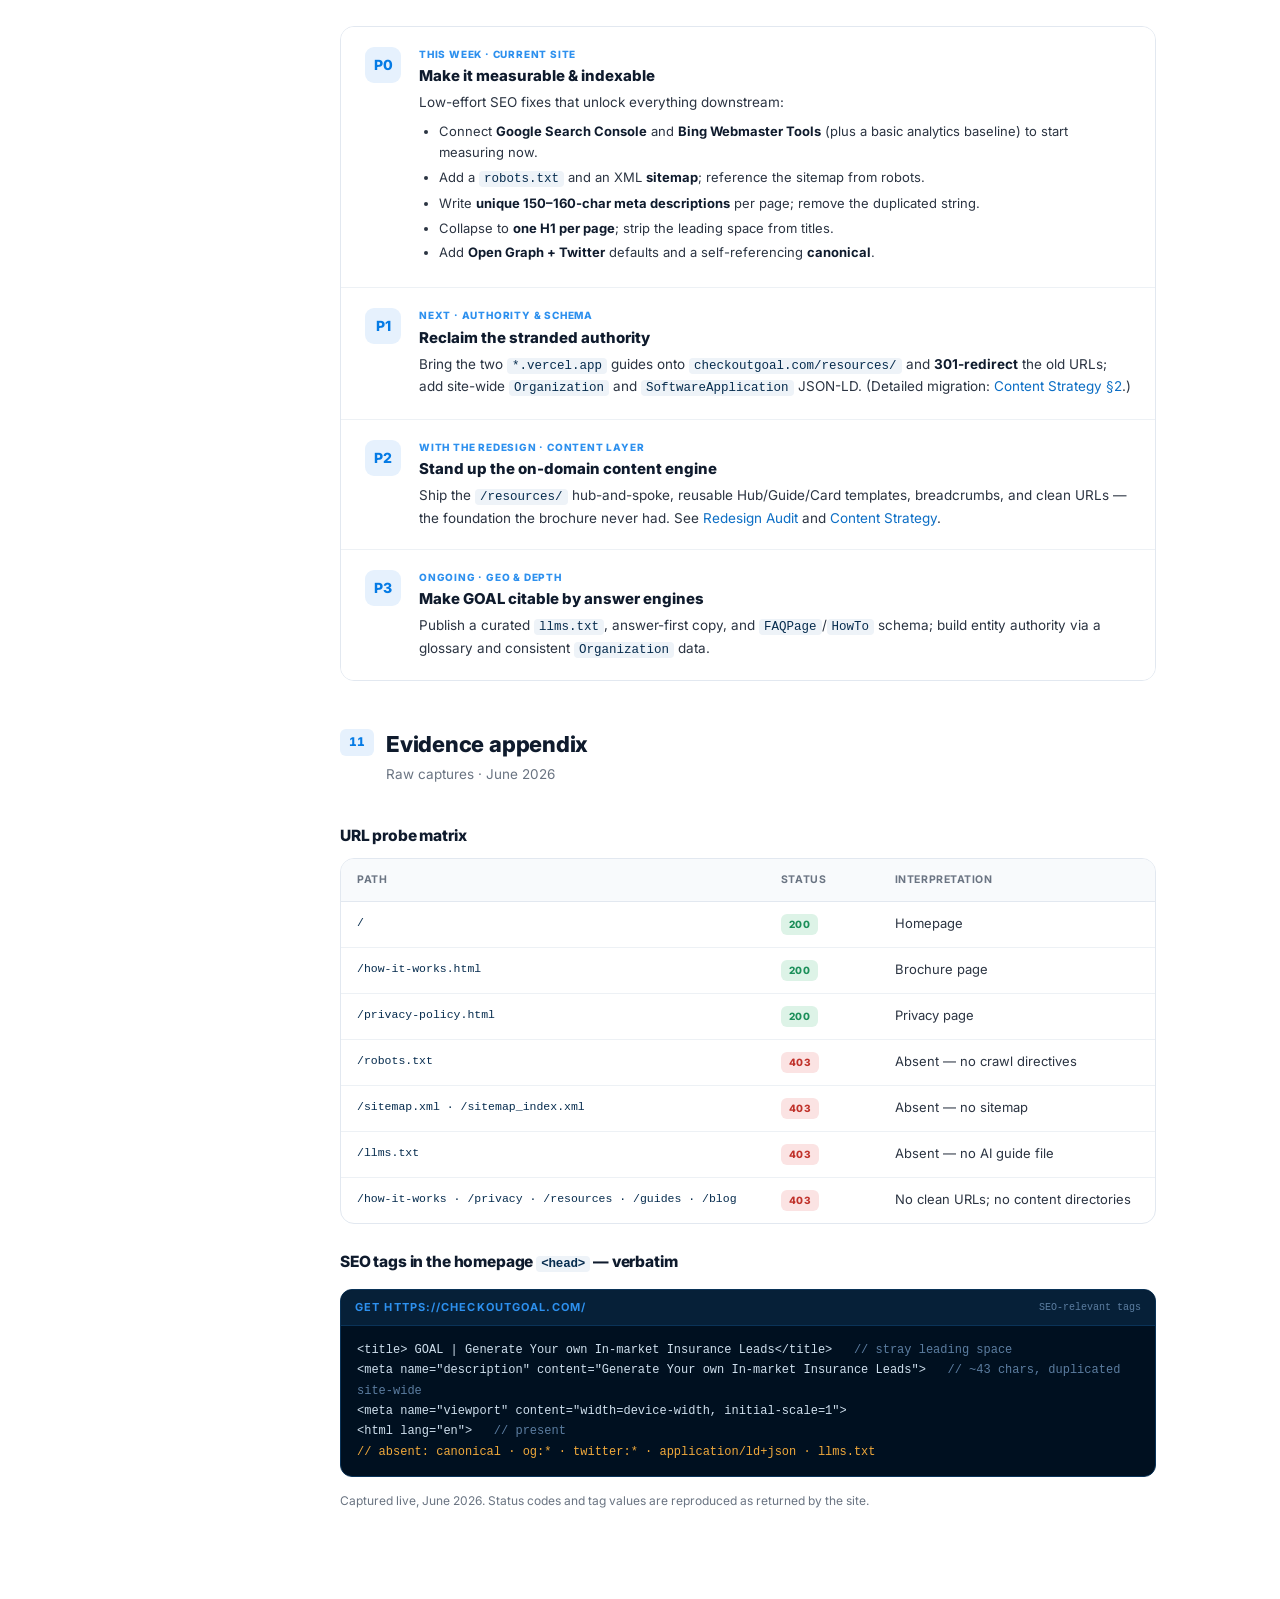
<file: seo-audit-current.html>
<!DOCTYPE html>
<html lang="en">
<head>
<meta charset="UTF-8">
<meta name="viewport" content="width=device-width, initial-scale=1.0">
<meta name="robots" content="noindex">
<title>GOAL — SEO Audit: Current Site (checkoutgoal.com)</title>
<link rel="preconnect" href="https://fonts.googleapis.com">
<link rel="preconnect" href="https://fonts.gstatic.com" crossorigin>
<link href="https://fonts.googleapis.com/css2?family=Inter:wght@400;500;600;700;800;900&display=swap" rel="stylesheet">
<link rel="stylesheet" href="assets/report.css">
</head>
<body>
<div class="shell">
  <aside class="side">
    <a class="backbtn" href="index">← Back to overview</a>
    <img class="logo" src="assets/goal-logo.png" alt="GOAL">
    <div class="eb">Report 01 · Audit</div>
    <h1>Current-Site SEO Audit</h1>
    <div class="who">Subject: <b>checkoutgoal.com</b><br>Live crawl &amp; review<br>June 2026</div>
    <nav>
      <a href="#s1"><span class="dot"></span>Executive summary</a>
      <a href="#s2"><span class="dot"></span>Scope &amp; method</a>
      <a href="#s3"><span class="dot"></span>Scorecard</a>
      <a href="#s4"><span class="dot"></span>Technical SEO</a>
      <a href="#s5"><span class="dot"></span>On-page SEO</a>
      <a href="#s6"><span class="dot"></span>Content &amp; authority</a>
      <a href="#s7"><span class="dot"></span>AI visibility (GEO)</a>
      <a href="#s8"><span class="dot"></span>Search measurement</a>
      <a href="#s9"><span class="dot"></span>What's working</a>
      <a href="#s10"><span class="dot"></span>Recommendations</a>
      <a href="#s11"><span class="dot"></span>Evidence appendix</a>
    </nav>
    <div class="reports">
      <div class="rl">Reports</div>
      <a href="index">Overview</a>
      <a href="seo-audit-current" class="on">01 · Current-site audit</a>
      <a href="seo-audit-redesign">02 · Redesign audit</a>
      <a href="content-strategy">03 · Content strategy</a>
    </div>
    <div class="foot">GOAL Performance Marketing<br>SEO audit · June 2026</div>
  </aside>

  <main class="main">

    <div class="exec">
      <p><b>checkoutgoal.com is a well-built brochure that search engines and AI assistants cannot find.</b> The conversion core works — clear value prop, a demo CTA, SOC&nbsp;2 / TCPA trust signals — but the site has <b>zero search visibility</b>: no indexable content layer, no <span class="mono">robots.txt</span> or sitemap, no structured data, no social tags, no canonical, and no <span class="mono">llms.txt</span>. The team's own best content — a 30-day follow-up playbook and a CRM export hub — is stranded on throwaway <span class="mono">*.vercel.app</span> domains. Today's ~5–10 demo requests a month arrive almost entirely by word of mouth, not discovery. This audit grades the live site's SEO as it stands and prioritises the fixes; the <a href="seo-audit-redesign">redesign audit</a> and <a href="content-strategy">content strategy</a> cover the build that replaces it.</p>
    </div>

    <!-- ===================== 01 SUMMARY ===================== -->
    <section class="block" id="s1">
      <div class="bhead"><span class="ix">01</span><div><h2>Executive summary</h2><p>One headline, one grade</p></div></div>

      <div class="gradewrap" style="margin:4px 0 22px;">
        <div class="grade f">D&minus;</div>
        <div class="gl"><b>Discoverability: failing. Conversion core: solid.</b><br>The site is invisible to non-branded search and to answer engines. Nothing here will rank or be cited — by design omission, not by penalty.</div>
      </div>

      <div class="kgrid">
        <div class="kc"><div class="v acc">0</div><div class="k">Indexable resource pages</div><div class="d"><span class="mono">/resources</span>, <span class="mono">/guides</span>, <span class="mono">/blog</span> all return 403</div></div>
        <div class="kc"><div class="v acc">0</div><div class="k">Schema · OG · sitemap · llms.txt</div><div class="d">None present anywhere site-wide</div></div>
        <div class="kc"><div class="v">~43</div><div class="k">Chars in meta description</div><div class="d">Target 150–160 — and it's duplicated on every page</div></div>
        <div class="kc"><div class="v">2</div><div class="k">Strong guides off-domain</div><div class="d">Stranded on <span class="mono">*.vercel.app</span>, no link equity</div></div>
        <div class="kc"><div class="v">5–10</div><div class="k">Demo requests / month</div><div class="d">Word-of-mouth, not search-driven</div></div>
        <div class="kc"><div class="v">Jan 2025</div><div class="k">Last updated</div><div class="d">Content ~17 months stale</div></div>
      </div>

      <p class="pull">The most valuable SEO move available to GOAL is not fixing a tag — it is publishing the content that doesn't exist yet, on the domain that currently has none.</p>
    </section>

    <!-- ===================== 02 SCOPE ===================== -->
    <section class="block" id="s2">
      <div class="bhead"><span class="ix">02</span><div><h2>Scope &amp; method</h2><p>What was reviewed, and how</p></div></div>
      <div class="panel">
        <ul>
          <li><b>Subject:</b> the public site at <span class="mono">https://checkoutgoal.com</span> — the homepage plus discoverable pages (<span class="mono">how-it-works.html</span>, <span class="mono">privacy-policy.html</span>).</li>
          <li><b>Live SEO crawl:</b> raw <span class="mono">&lt;head&gt;</span> markup and direct probes of <span class="mono">robots.txt</span>, <span class="mono">sitemap.xml</span>, <span class="mono">sitemap_index.xml</span>, <span class="mono">llms.txt</span>, and clean-URL variants — captured June 2026.</li>
          <li><b>On-page review:</b> title / meta / heading structure, structured data, Open Graph &amp; Twitter tags, canonical, internal vs. external links, image alt usage, value proposition and trust signals.</li>
          <li><b>Off-page:</b> the two existing GOAL guides published on <span class="mono">*.vercel.app</span> domains, reviewed for the authority they build (and where it lands).</li>
          <li><b>Out of scope here:</b> the redesigned staging site (password-protected) — assessed separately in <a href="seo-audit-redesign">Report&nbsp;02</a>.</li>
        </ul>
      </div>
      <p class="small">Raw captures (the SEO-relevant <span class="mono">&lt;head&gt;</span> tags and the URL-probe matrix) are reproduced in the <a href="#s11">evidence appendix</a>.</p>
    </section>

    <!-- ===================== 03 SCORECARD ===================== -->
    <section class="block" id="s3">
      <div class="bhead"><span class="ix">03</span><div><h2>Scorecard</h2><p>Every SEO dimension, graded</p></div></div>
      <div class="legend">
        <span><i style="background:#E5484D"></i> Critical</span>
        <span><i style="background:#F0A93B"></i> Needs work</span>
        <span><i style="background:#2BBF7A"></i> Pass</span>
        <span><i style="background:#5b6775"></i> Watch</span>
      </div>
      <div class="tablecard">
        <table class="gt">
          <thead><tr><th style="width:24%">Dimension</th><th style="width:16%">Status</th><th>Finding</th></tr></thead>
          <tbody>
            <tr><td><b>Indexable content footprint</b></td><td class="st"><span class="tag red">Critical</span></td><td>No <span class="mono">/resources</span>, <span class="mono">/guides</span>, <span class="mono">/blog</span>, or <span class="mono">/learn</span> — all return 403. ~4 brochure pages; zero educational/long-tail content to rank.</td></tr>
            <tr><td><b>robots.txt</b></td><td class="st"><span class="tag red">Critical</span></td><td>Absent (403). No crawl directives, no sitemap reference.</td></tr>
            <tr><td><b>XML sitemap</b></td><td class="st"><span class="tag red">Critical</span></td><td>Absent — <span class="mono">sitemap.xml</span> and <span class="mono">sitemap_index.xml</span> both 403. Nothing submitted for discovery.</td></tr>
            <tr><td><b>Structured data (JSON-LD)</b></td><td class="st"><span class="tag red">Critical</span></td><td>None site-wide. No <span class="mono">Organization</span>, <span class="mono">SoftwareApplication</span>, <span class="mono">FAQPage</span>, or <span class="mono">BreadcrumbList</span> — all of which the offering fits.</td></tr>
            <tr><td><b>Open Graph / Twitter</b></td><td class="st"><span class="tag red">Critical</span></td><td>No social tags on any page. Shared links render with no title, image, or description preview.</td></tr>
            <tr><td><b>llms.txt / AI visibility</b></td><td class="st"><span class="tag red">Critical</span></td><td>Absent (403). No machine-readable guide for answer engines; no schema to be cited from.</td></tr>
            <tr><td><b>Search measurement</b></td><td class="st"><span class="tag red">Critical</span></td><td>No Google Search Console footprint and no analytics signal — organic performance is entirely invisible.</td></tr>
            <tr><td><b>Off-domain authority</b></td><td class="st"><span class="tag red">Critical</span></td><td>The two best guides live on <span class="mono">goal-followup-best-practices.vercel.app</span> and <span class="mono">lead-export-guides.vercel.app</span> — equity builds for domains GOAL doesn't market.</td></tr>
            <tr><td><b>Meta descriptions</b></td><td class="st"><span class="tag amber">Needs work</span></td><td>Homepage and how-it-works share the <i>same</i> ~43-char description (<span class="mono">Generate Your own In-market Insurance Leads</span>). Should be unique, 150–160 chars, benefit-led.</td></tr>
            <tr><td><b>H1 headings</b></td><td class="st"><span class="tag amber">Needs work</span></td><td>Multiple <span class="mono">&lt;h1&gt;</span> on the homepage and how-it-works (2 each). Should be exactly one, matching search intent.</td></tr>
            <tr><td><b>Title tags</b></td><td class="st"><span class="tag amber">Needs work</span></td><td>Reasonable length and brand suffix, but a stray <i>leading space</i> and odd "Your own" casing — <span class="mono">&nbsp;GOAL | Generate Your own In-market Insurance Leads</span>.</td></tr>
            <tr><td><b>Canonical tags</b></td><td class="st"><span class="tag amber">Needs work</span></td><td>None present. Low risk on 4 pages today; mandatory once a filtered/paginated content library exists.</td></tr>
            <tr><td><b>URL design</b></td><td class="st"><span class="tag amber">Needs work</span></td><td>Pages served with <span class="mono">.html</span> extensions; clean-URL paths (<span class="mono">/how-it-works</span>) 403. Descriptive, extensionless URLs are what content SEO needs.</td></tr>
            <tr><td><b>Content freshness</b></td><td class="st"><span class="tag gray">Watch</span></td><td>No meaningful content update in ~17 months — stale even for a brochure.</td></tr>
            <tr><td><b>Mobile-friendliness</b></td><td class="st"><span class="tag green">Pass</span></td><td>Responsive viewport meta and <span class="mono">html lang="en"</span> present — the mobile baseline Google rewards is fine.</td></tr>
            <tr><td><b>Core conversion path</b></td><td class="st"><span class="tag green">Pass</span></td><td>Clear value prop, demo CTA, SOC&nbsp;2 / TCPA signals, "old way vs. GOAL way" frame. The thing to <i>build on</i>.</td></tr>
          </tbody>
        </table>
      </div>
      <div class="callout key"><span class="lab">Reading the grade</span><p>Eight Critical gaps are all <b>omissions</b> — things absent, not things broken or penalised. That is the good news: nothing needs to be undone. Every red row becomes a checklist item the new build (Reports 02–03) satisfies once, then applies to every page thereafter.</p></div>
    </section>

    <!-- ===================== 04 TECHNICAL SEO ===================== -->
    <section class="block" id="s4">
      <div class="bhead"><span class="ix">04</span><div><h2>Technical SEO</h2><p>Crawl, index, structure</p></div></div>

      <h3>Crawlability &amp; indexability</h3>
      <p>Because no <span class="mono">robots.txt</span> or XML sitemap exists, crawlers get no directives and no map — every page must be discovered by link-following alone, and there are only a handful of internal links to follow. Requests for clean paths (<span class="mono">/how-it-works</span>, <span class="mono">/resources</span>, <span class="mono">/guides</span>, <span class="mono">/blog</span>) return 403s rather than content or a 404, so there is no content directory to crawl and no useful error semantics.</p>
      <div class="callout warn"><span class="lab">Note on the 403s</span><p>The 403 on <span class="mono">/resources</span> et al. is simply "no page exists there," not an intentional block — but to a crawler the effect is identical: nothing indexable lives there. The fix is to <i>publish</i> those paths, then add a sitemap so they're found.</p></div>

      <h3>URLs &amp; canonicalisation</h3>
      <ul>
        <li>Pages resolve only at <span class="mono">.html</span> URLs (<span class="mono">/how-it-works.html</span>, <span class="mono">/privacy-policy.html</span>); the extensionless versions 403. This blocks the clean, descriptive URLs that content SEO depends on.</li>
        <li>No canonical tags, so any future duplicate (trailing slash, <span class="mono">.html</span> vs. clean, query params) will split ranking signals.</li>
      </ul>

      <h3>Structured data</h3>
      <p>No JSON-LD anywhere. An insurance lead-gen platform is a textbook fit for <span class="mono">Organization</span>, <span class="mono">SoftwareApplication</span>/<span class="mono">Product</span>, and <span class="mono">FAQPage</span> markup — none of which is present, so the site is ineligible for rich results and offers nothing structured for answer engines to lift.</p>
    </section>

    <!-- ===================== 05 ON-PAGE ===================== -->
    <section class="block" id="s5">
      <div class="bhead"><span class="ix">05</span><div><h2>On-page SEO</h2><p>Titles, metas, headings, copy</p></div></div>

      <h3>Title tags &amp; meta descriptions</h3>
      <div class="tablecard">
        <table class="gt">
          <thead><tr><th style="width:20%">Page</th><th>Title (verbatim)</th><th>Meta description (verbatim)</th></tr></thead>
          <tbody>
            <tr><td><span class="mono">/</span></td><td class="mc">&nbsp;GOAL | Generate Your own In-market Insurance Leads</td><td class="mc">Generate Your own In-market Insurance Leads</td></tr>
            <tr><td><span class="mono">/how-it-works.html</span></td><td class="mc">&nbsp;How It Works | GOAL</td><td class="mc">Generate Your own In-market Insurance Leads</td></tr>
          </tbody>
        </table>
      </div>
      <ul>
        <li><b>Leading whitespace</b> in both titles (<span class="mono">"&nbsp;GOAL&nbsp;|&nbsp;…"</span>) — sloppy and trims oddly in SERPs.</li>
        <li><b>Duplicate meta descriptions</b> — every page carries the identical ~43-character string, which is also nearly the homepage H1. Descriptions should be unique per page, 150–160 chars, and benefit-led with a soft CTA.</li>
        <li><b>Casing</b> — "Generate Your own In-market" mixes title-case and lower-case mid-phrase; standardise.</li>
        <li><b>No keyword targeting beyond brand</b> — titles lead with "GOAL"; none target the operational queries agents actually search ("insurance leads for agents", "branded vs shared leads").</li>
      </ul>

      <h3>Heading structure</h3>
      <p>The homepage and how-it-works each expose <b>two <span class="mono">&lt;h1&gt;</span> elements</b> — a long-standing on-page error that muddies the page's primary topic. Section headings are styled in ALL-CAPS (<span class="mono">CONVERT PROSPECTS INTO POLICIES</span>, <span class="mono">A BETTER WAY TO GROW</span>); visually fine, but they read as design labels rather than intent-matched H2s. Recommendation: exactly one H1 per page stating the page's promise, with a logical H2/H3 nesting beneath it.</p>

      <h3>Copy &amp; trust signals (the good part)</h3>
      <p>The marketing copy is clear and differentiated: "comprehensive marketing technology platform… attract, capture, and convert insurance leads with profitable ROI," the "old way vs. the GOAL way" frame, SOC&nbsp;2 / CMS / TCPA compliance badges, integration logos, and a prominent demo CTA. This is a strong conversion skeleton — it simply has no audience arriving from search to convert.</p>
      <div class="callout warn"><span class="lab">Messaging note — OKR kickoff, 19 Jun 2026</span><p>Leadership is retiring <b>"exclusive"</b> in favour of <b>"branded"</b> ("branded visibility / branded leads"). Fold this into the rewrite of titles, metas, and H1s rather than re-editing the old copy twice.</p></div>
    </section>

    <!-- ===================== 06 CONTENT & AUTHORITY ===================== -->
    <section class="block" id="s6">
      <div class="bhead"><span class="ix">06</span><div><h2>Content &amp; authority</h2><p>The stranded-authority problem</p></div></div>
      <p>GOAL's single biggest SEO liability isn't a missing tag — it's that the brand's <i>best</i> content earns authority for domains it will never market.</p>
      <div class="dgrid">
        <div class="dcol bad">
          <span class="dtag">Today</span>
          <h4>Authority leaks off-domain</h4>
          <div class="node dom">checkoutgoal.com — brochure only</div>
          <div class="flow">— no link —</div>
          <div class="node off">goal-followup-best-practices.vercel.app</div>
          <div class="node off">lead-export-guides.vercel.app</div>
          <p class="small" style="margin-top:12px;">Two genuinely good guides rank (if at all) for throwaway domains. No internal links from the main site, no path to a demo.</p>
        </div>
        <div class="dcol good">
          <span class="dtag">The fix</span>
          <h4>Authority compounds on-brand</h4>
          <div class="node dom">checkoutgoal.com/resources/</div>
          <div class="flow">↳ links up &amp; down</div>
          <div class="node">/resources/playbooks/30-day-lead-follow-up</div>
          <div class="node">/resources/guides/export-lead-data</div>
          <p class="small" style="margin-top:12px;">Migrate the guides on-domain and 301 the old URLs. Every guide then strengthens the domain that should rank for "insurance leads" and carries a demo CTA.</p>
        </div>
      </div>
      <p class="small">The full migration plan, IA, and copy templates live in the <a href="content-strategy">Content Strategy report</a>. This audit's job is only to flag the leak as the highest-value content fix available.</p>
    </section>

    <!-- ===================== 07 GEO ===================== -->
    <section class="block" id="s7">
      <div class="bhead"><span class="ix">07</span><div><h2>AI / answer-engine visibility</h2><p>GEO &amp; AEO — currently zero</p></div></div>
      <p>Agency owners increasingly ask ChatGPT, Perplexity, and Google's AI Overviews their operational questions ("how do I follow up on internet insurance leads", "best CRM for insurance agents"). GOAL is <b>not a candidate to be cited</b> in any of those answers today, for three compounding reasons:</p>
      <div class="panel">
        <ul>
          <li><b>No machine-readable content.</b> <span class="mono">llms.txt</span> is absent (403) and there is no schema, so there is nothing structured for a model to ground on.</li>
          <li><b>No quotable substance.</b> Answer engines lift specific, self-contained statements with named numbers. The brochure offers marketing claims, not the "21+ attempts in week one" kind of fact that gets quoted.</li>
          <li><b>No entity authority.</b> Without consistent <span class="mono">Organization</span> markup or a glossary defining GOAL's terms, engines have no reason to associate the brand with the topic.</li>
        </ul>
      </div>
      <p>This is greenfield: every guide published with answer-first copy and <span class="mono">FAQPage</span>/<span class="mono">HowTo</span> schema is a fresh chance to become the cited source. The method is detailed in <a href="content-strategy#s3">Content Strategy §3.6</a>.</p>
    </section>

    <!-- ===================== 08 MEASUREMENT ===================== -->
    <section class="block" id="s8">
      <div class="bhead"><span class="ix">08</span><div><h2>Search measurement</h2><p>You can't optimise what you can't see</p></div></div>
      <p>There is no Google Search Console footprint and no analytics signal, so the site's organic performance is invisible: no view of impressions, queries, click-through, rankings, or which pages convert. In practice the only signal the team has today is demo requests counted by hand. That makes the current ~5–10 demos/month an output with no denominator — it's impossible to say whether it reflects 200 visitors or 2,000.</p>
      <div class="callout key"><span class="lab">Baseline before launch</span><p>Even before the redesign ships, connect <b>Google Search Console</b> and <b>Bing Webmaster Tools</b> (and a basic analytics baseline) on the current site. A few weeks of real data — impressions, queries, and demo-conversion rate — turns the OKR target, lifting demos from 5–10 to 30–50+, from a guess into a measured delta.</p></div>
    </section>

    <!-- ===================== 09 WORKING ===================== -->
    <section class="block" id="s9">
      <div class="bhead"><span class="ix">09</span><div><h2>What's working</h2><p>Don't rebuild these</p></div></div>
      <div class="panel">
        <ul>
          <li><b>A clear, differentiated value proposition</b> — the "marketing technology platform, not a lead aggregator" positioning lands, and pre-empts the EverQuote comparison.</li>
          <li><b>A working conversion path</b> — a prominent demo CTA and "request a demo" flow that already produces qualified word-of-mouth requests.</li>
          <li><b>Real trust signals</b> — SOC&nbsp;2, CMS, and TCPA compliance badges plus integration logos; credible for a regulated buyer.</li>
          <li><b>A topical angle content can own</b> — the "branded vs. shared leads" and "old way vs. GOAL way" narratives are exactly the kind of story a resources library can rank for.</li>
        </ul>
      </div>
      <p class="small">The strategic read: the site converts the demand it's <i>handed</i>; it generates none of its own. Reports 02–03 add the demand engine on top of this working core.</p>
    </section>

    <!-- ===================== 10 RECS ===================== -->
    <section class="block" id="s10">
      <div class="bhead"><span class="ix">10</span><div><h2>Prioritised recommendations</h2><p>Sequenced by leverage</p></div></div>
      <div class="plan">
        <div class="pstep">
          <div class="num">P0</div>
          <div>
            <div class="when">This week · current site</div>
            <div class="h">Make it measurable &amp; indexable</div>
            <div class="b">Low-effort SEO fixes that unlock everything downstream:
              <ul>
                <li>Connect <b>Google Search Console</b> and <b>Bing Webmaster Tools</b> (plus a basic analytics baseline) to start measuring now.</li>
                <li>Add a <span class="mono">robots.txt</span> and an XML <b>sitemap</b>; reference the sitemap from robots.</li>
                <li>Write <b>unique 150–160-char meta descriptions</b> per page; remove the duplicated string.</li>
                <li>Collapse to <b>one H1 per page</b>; strip the leading space from titles.</li>
                <li>Add <b>Open Graph + Twitter</b> defaults and a self-referencing <b>canonical</b>.</li>
              </ul>
            </div>
          </div>
        </div>
        <div class="pstep">
          <div class="num">P1</div>
          <div>
            <div class="when">Next · authority &amp; schema</div>
            <div class="h">Reclaim the stranded authority</div>
            <div class="b">Bring the two <span class="mono">*.vercel.app</span> guides onto <span class="mono">checkoutgoal.com/resources/</span> and <b>301-redirect</b> the old URLs; add site-wide <span class="mono">Organization</span> and <span class="mono">SoftwareApplication</span> JSON-LD. (Detailed migration: <a href="content-strategy#s2">Content Strategy §2</a>.)</div>
          </div>
        </div>
        <div class="pstep">
          <div class="num">P2</div>
          <div>
            <div class="when">With the redesign · content layer</div>
            <div class="h">Stand up the on-domain content engine</div>
            <div class="b">Ship the <span class="mono">/resources/</span> hub-and-spoke, reusable Hub/Guide/Card templates, breadcrumbs, and clean URLs — the foundation the brochure never had. See <a href="seo-audit-redesign">Redesign Audit</a> and <a href="content-strategy">Content Strategy</a>.</div>
          </div>
        </div>
        <div class="pstep">
          <div class="num">P3</div>
          <div>
            <div class="when">Ongoing · GEO &amp; depth</div>
            <div class="h">Make GOAL citable by answer engines</div>
            <div class="b">Publish a curated <span class="mono">llms.txt</span>, answer-first copy, and <span class="mono">FAQPage</span>/<span class="mono">HowTo</span> schema; build entity authority via a glossary and consistent <span class="mono">Organization</span> data.</div>
          </div>
        </div>
      </div>
    </section>

    <!-- ===================== 11 EVIDENCE ===================== -->
    <section class="block" id="s11">
      <div class="bhead"><span class="ix">11</span><div><h2>Evidence appendix</h2><p>Raw captures · June 2026</p></div></div>

      <h3>URL probe matrix</h3>
      <div class="tablecard">
        <table class="gt">
          <thead><tr><th>Path</th><th style="width:14%">Status</th><th>Interpretation</th></tr></thead>
          <tbody>
            <tr><td class="mc">/</td><td><span class="tag green">200</span></td><td>Homepage</td></tr>
            <tr><td class="mc">/how-it-works.html</td><td><span class="tag green">200</span></td><td>Brochure page</td></tr>
            <tr><td class="mc">/privacy-policy.html</td><td><span class="tag green">200</span></td><td>Privacy page</td></tr>
            <tr><td class="mc">/robots.txt</td><td><span class="tag red">403</span></td><td>Absent — no crawl directives</td></tr>
            <tr><td class="mc">/sitemap.xml · /sitemap_index.xml</td><td><span class="tag red">403</span></td><td>Absent — no sitemap</td></tr>
            <tr><td class="mc">/llms.txt</td><td><span class="tag red">403</span></td><td>Absent — no AI guide file</td></tr>
            <tr><td class="mc">/how-it-works · /privacy · /resources · /guides · /blog</td><td><span class="tag red">403</span></td><td>No clean URLs; no content directories</td></tr>
          </tbody>
        </table>
      </div>

      <h3>SEO tags in the homepage <span class="mono">&lt;head&gt;</span> — verbatim</h3>
      <div class="code">
        <div class="ch"><span class="t">GET https://checkoutgoal.com/</span><span class="tg">SEO-relevant tags</span></div>
        <pre>&lt;title&gt; GOAL | Generate Your own In-market Insurance Leads&lt;/title&gt;   <span class="c">// stray leading space</span>
&lt;meta name="description" content="Generate Your own In-market Insurance Leads"&gt;   <span class="c">// ~43 chars, duplicated site-wide</span>
&lt;meta name="viewport" content="width=device-width, initial-scale=1"&gt;
&lt;html lang="en"&gt;   <span class="c">// present</span>
<span class="m">// absent: canonical · og:* · twitter:* · application/ld+json · llms.txt</span></pre>
      </div>
      <p class="small">Captured live, June 2026. Status codes and tag values are reproduced as returned by the site.</p>
    </section>

  </main>
</div>
</body>
</html>
</file>
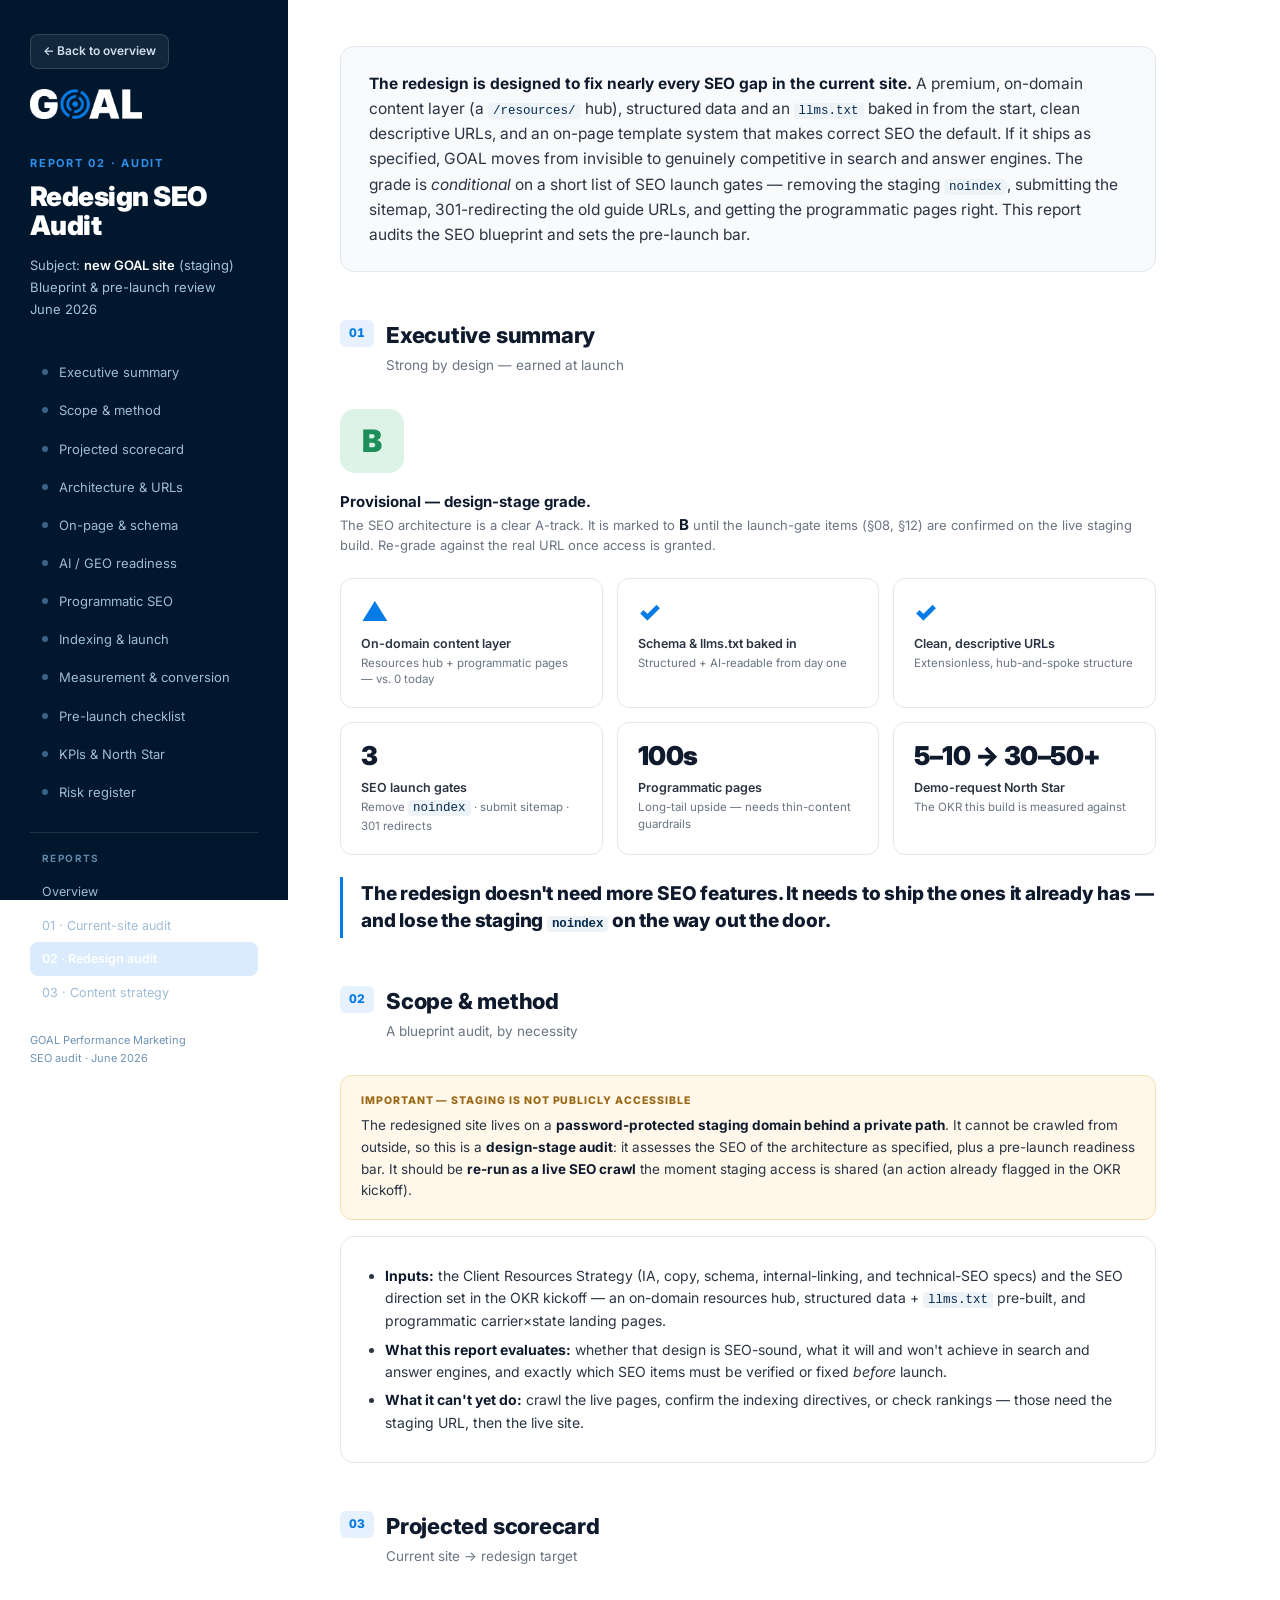
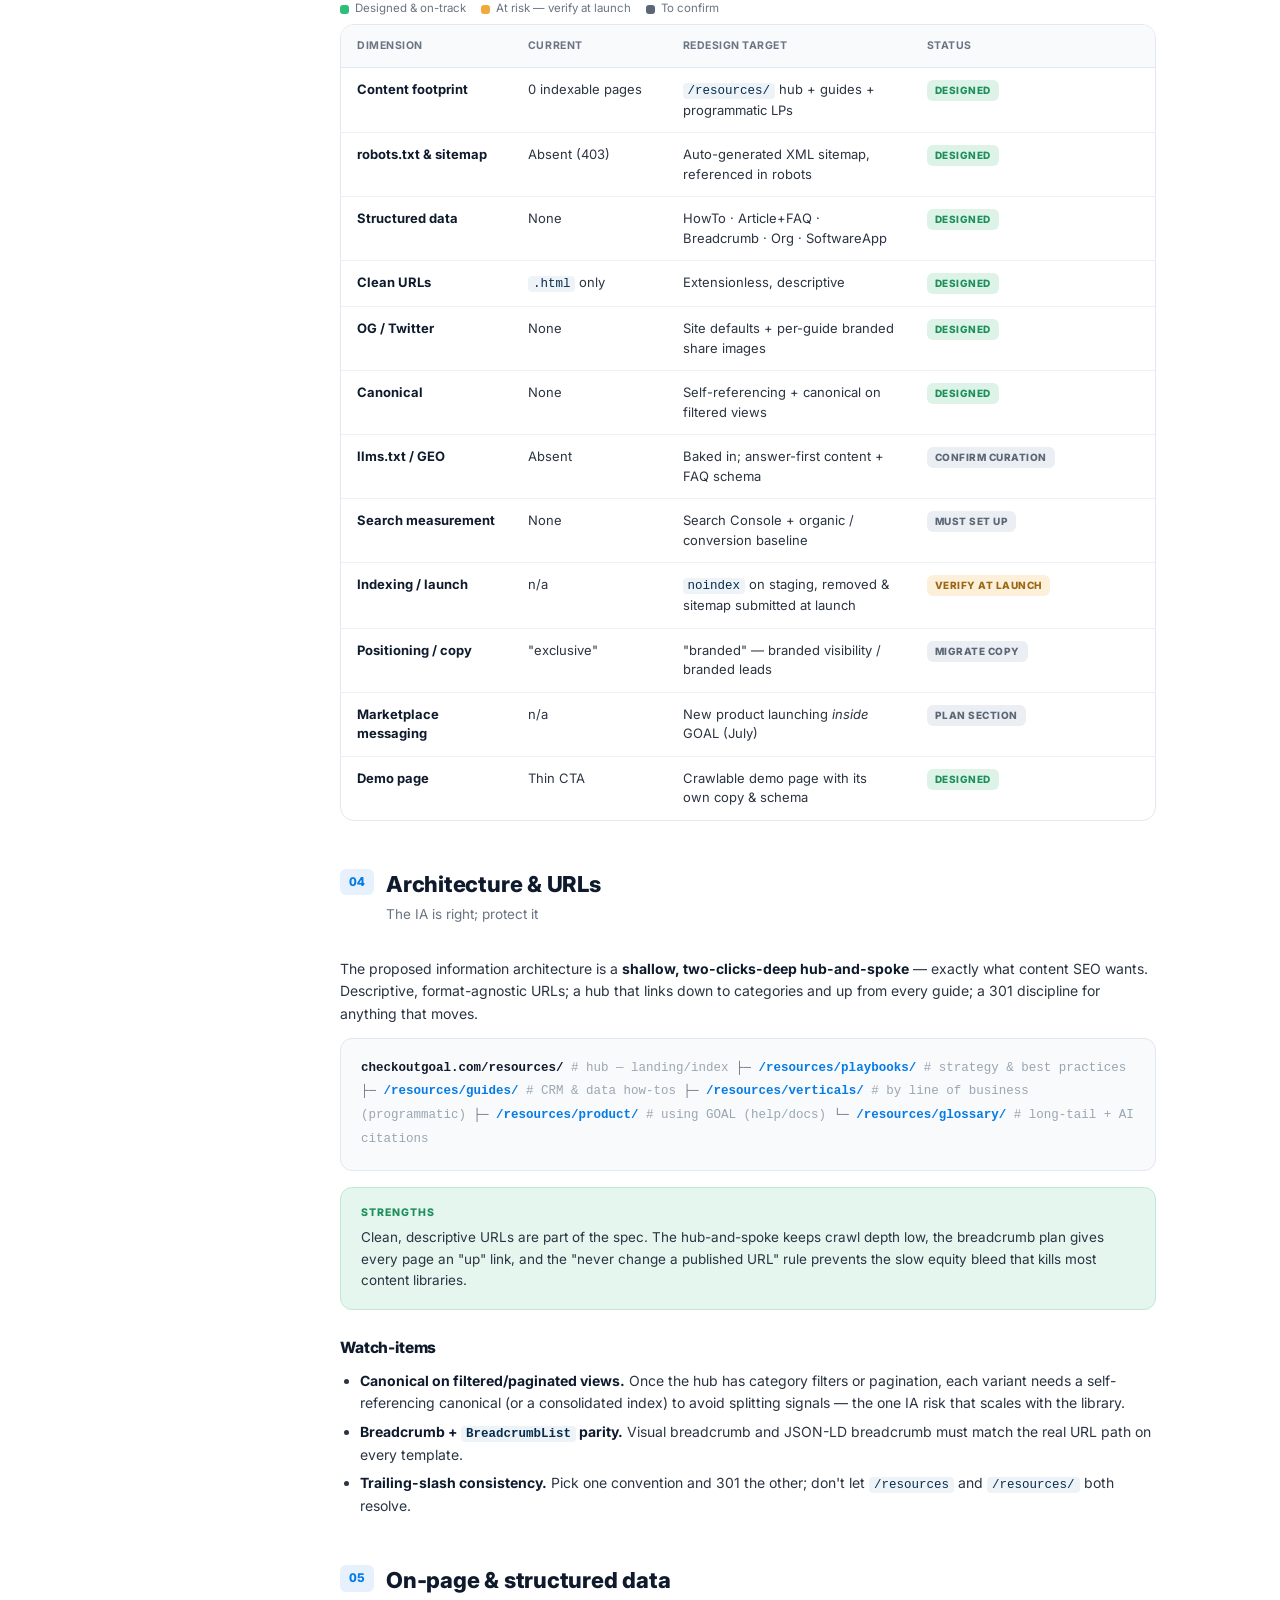
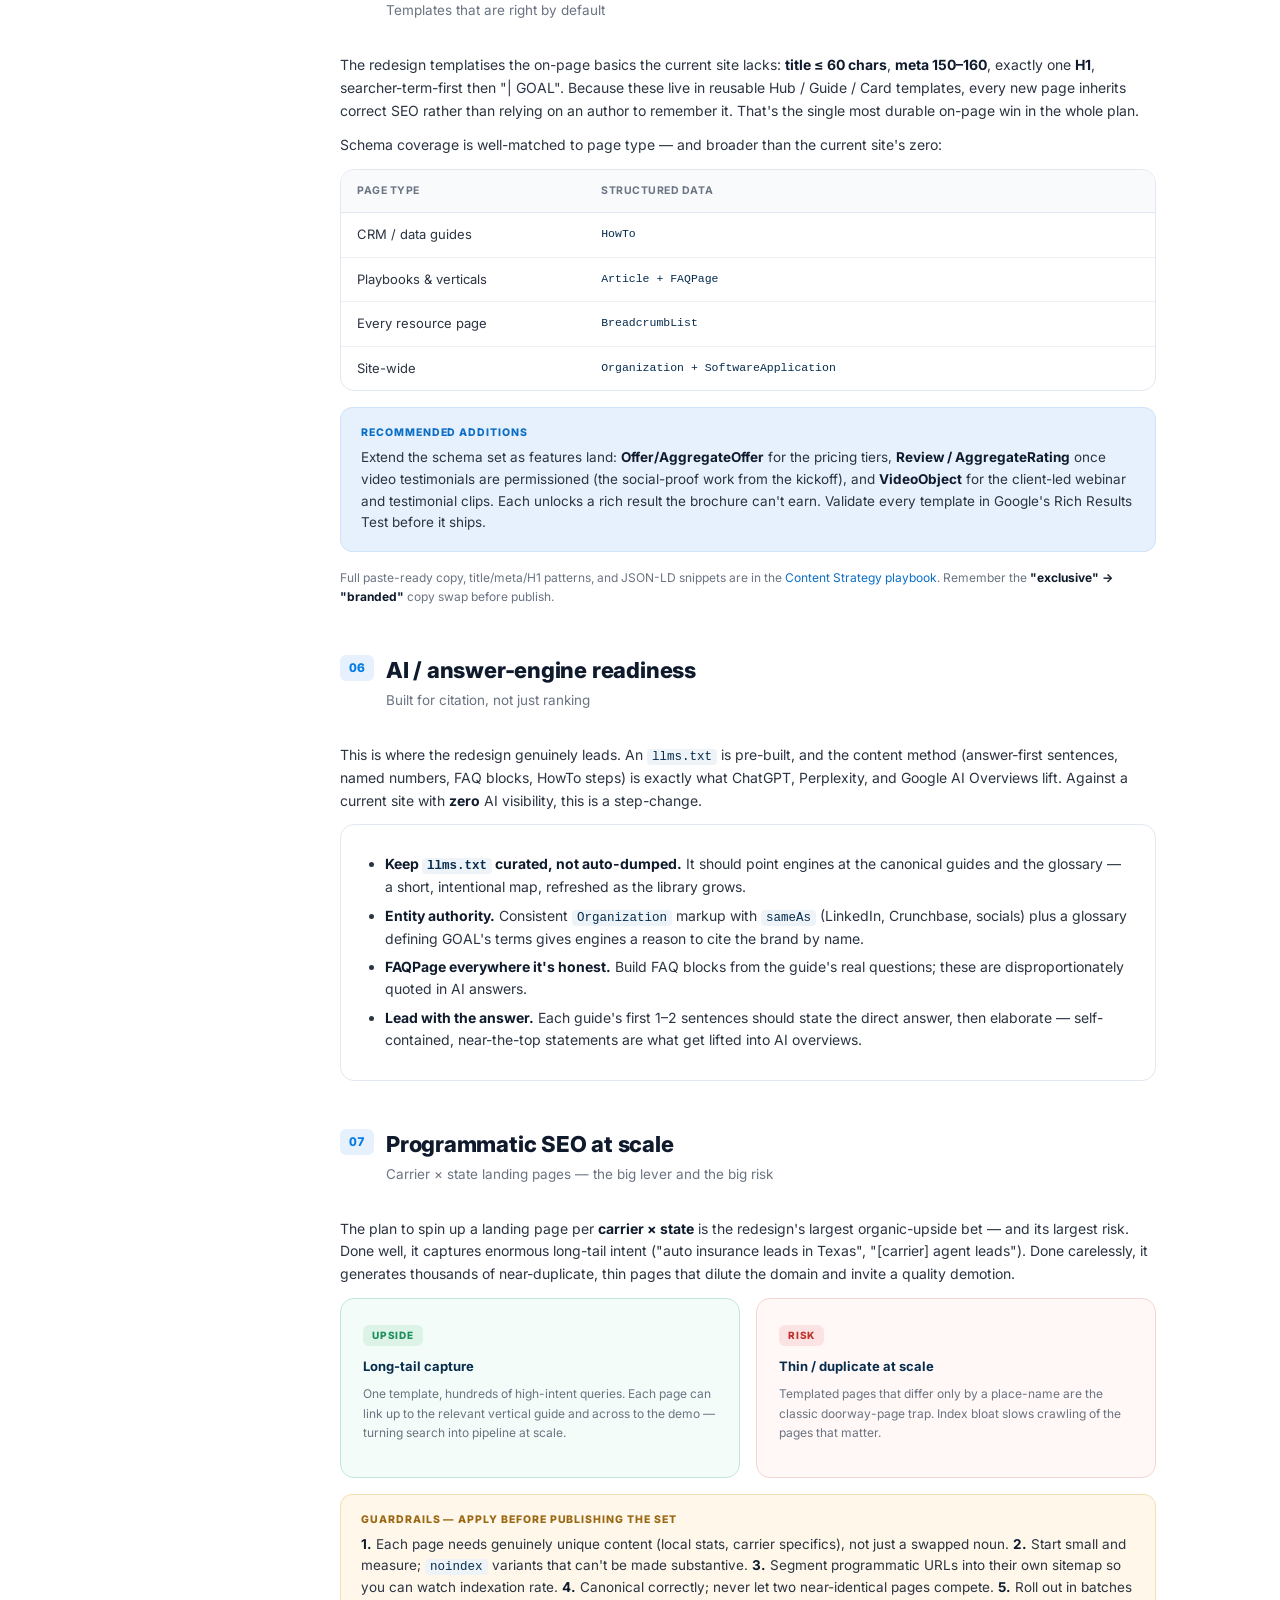
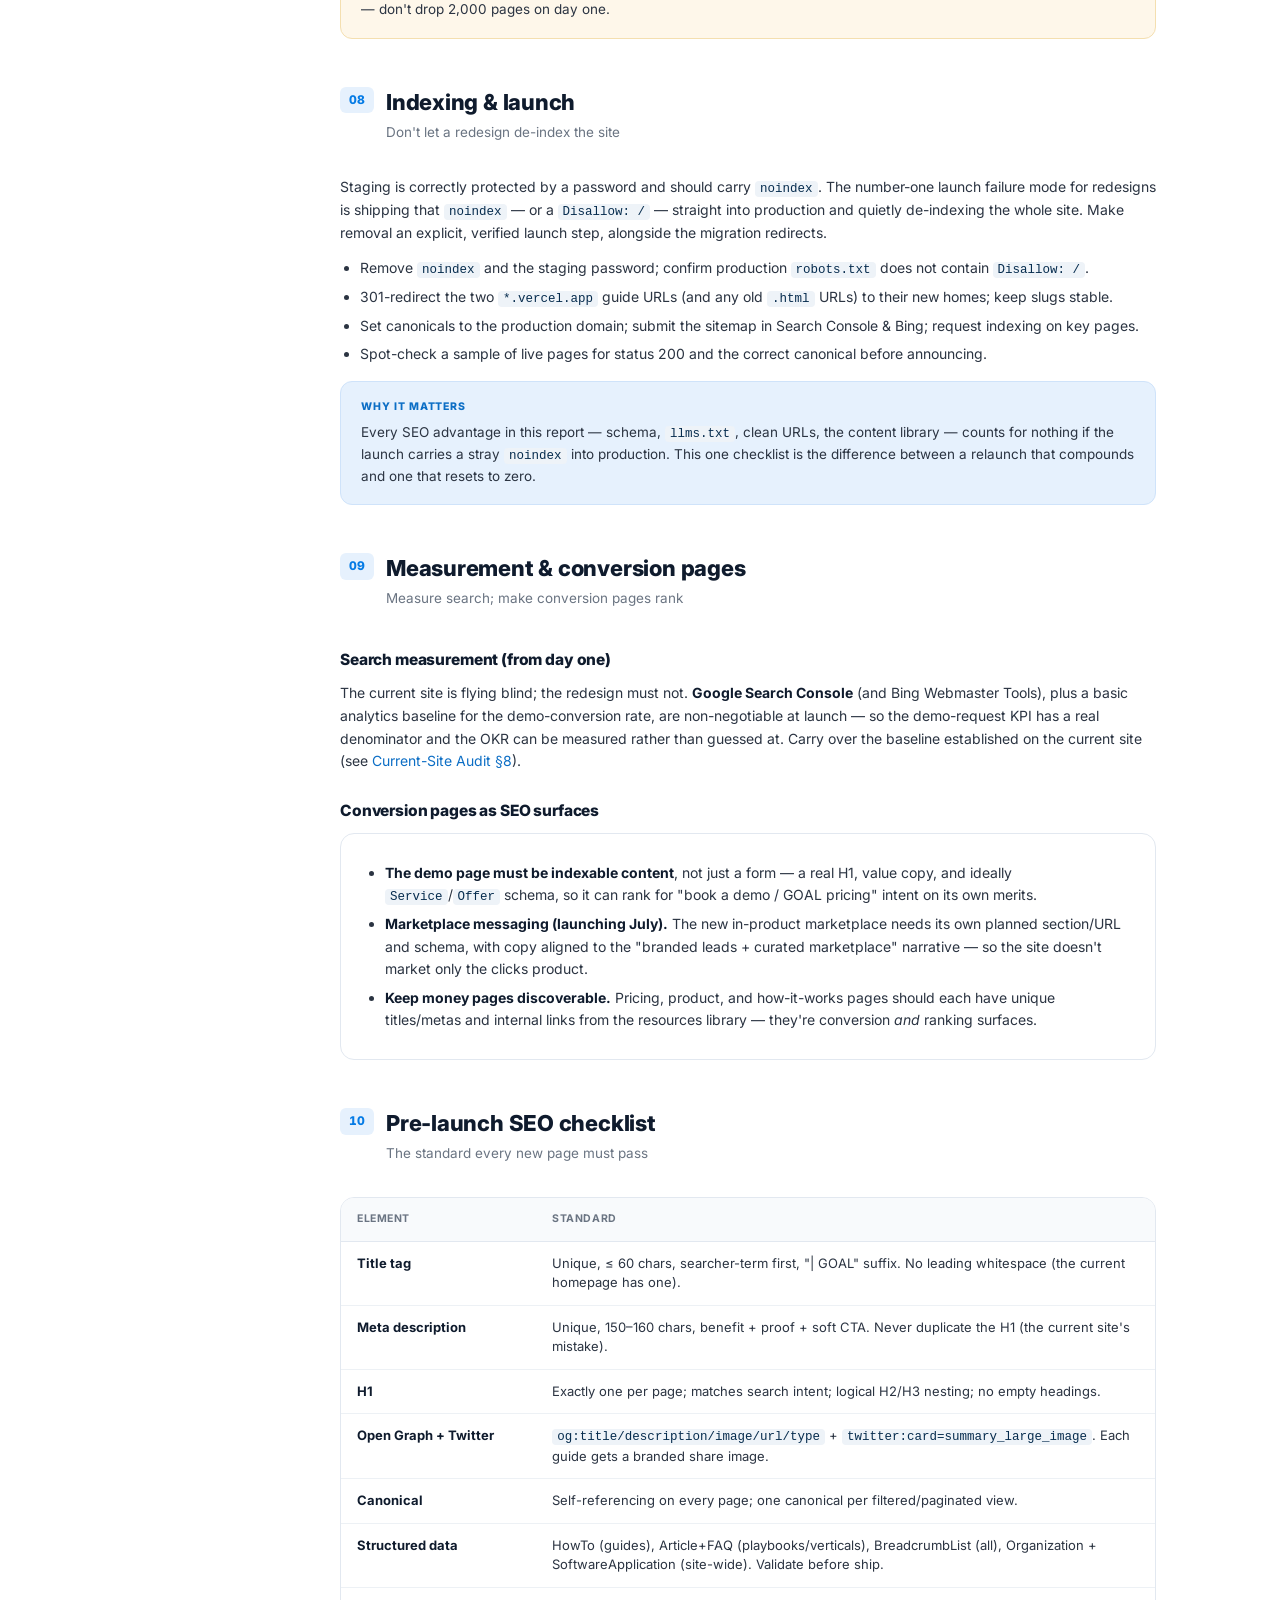
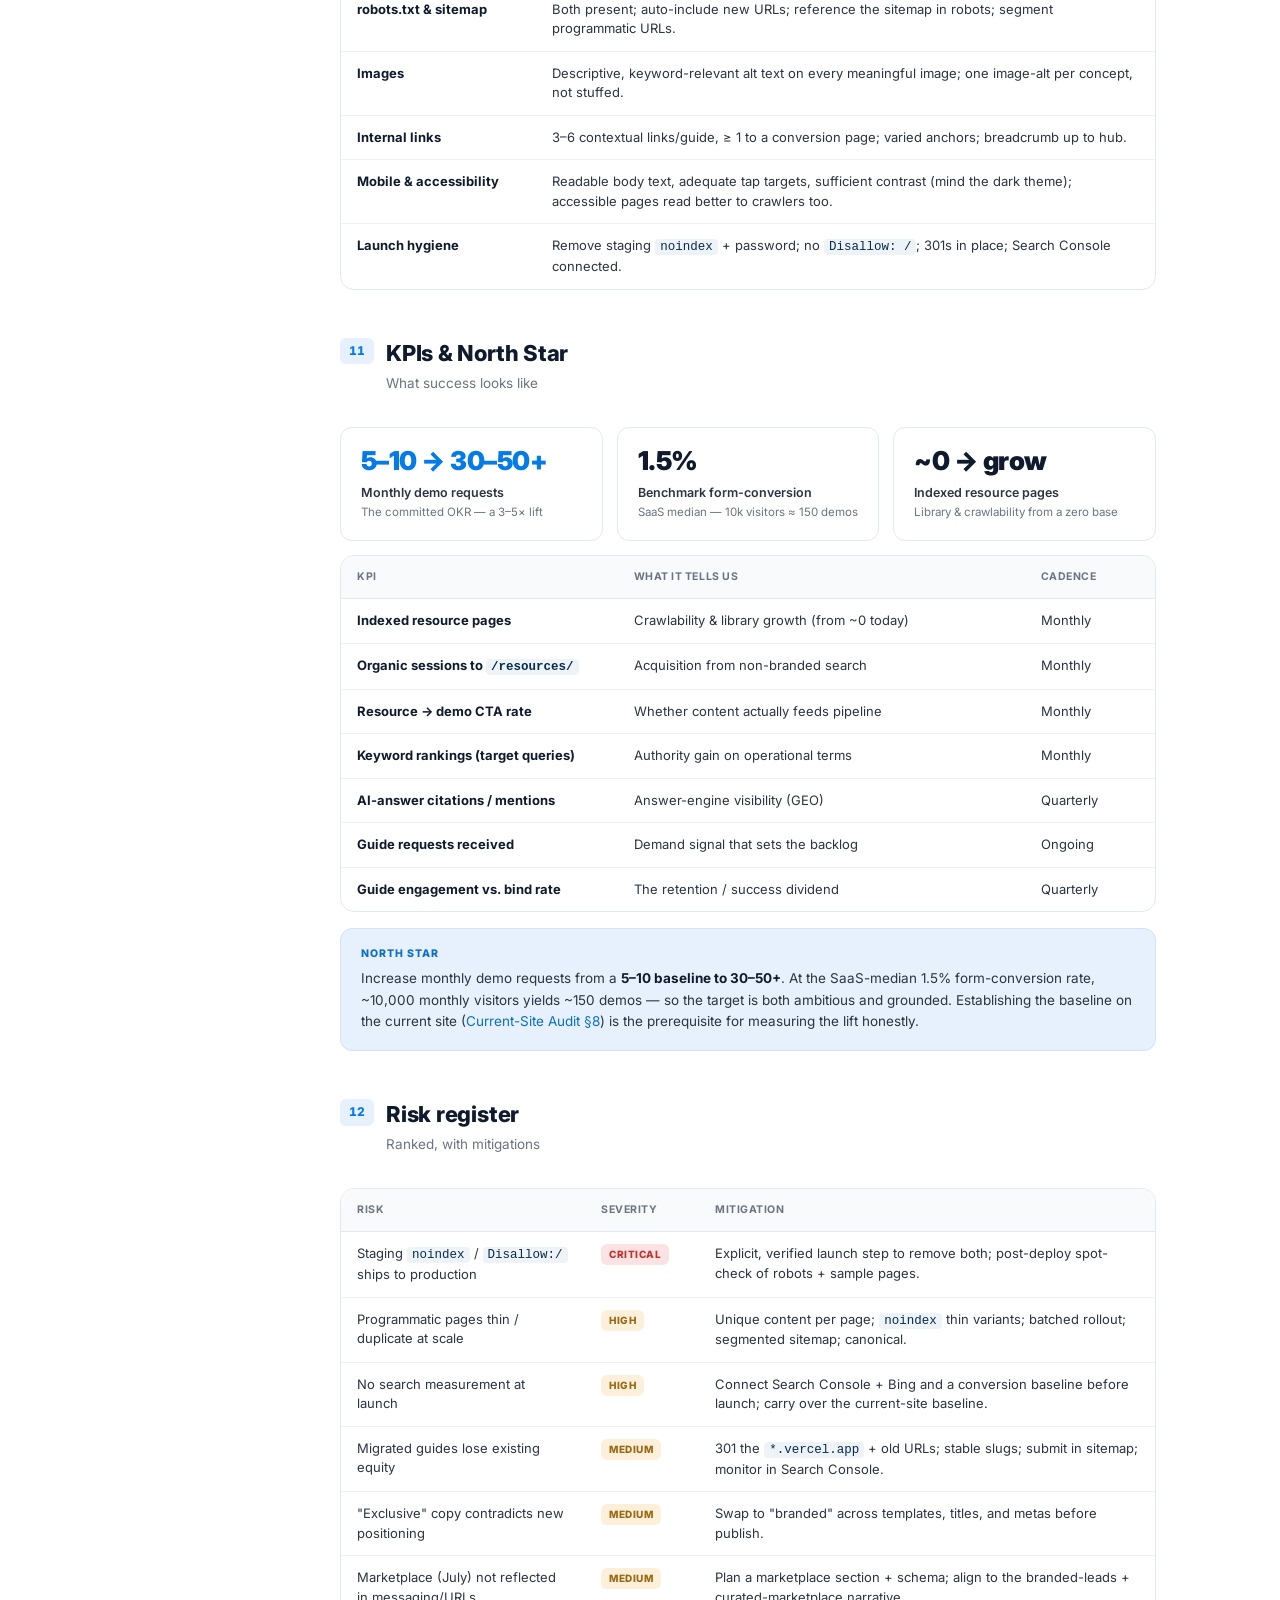
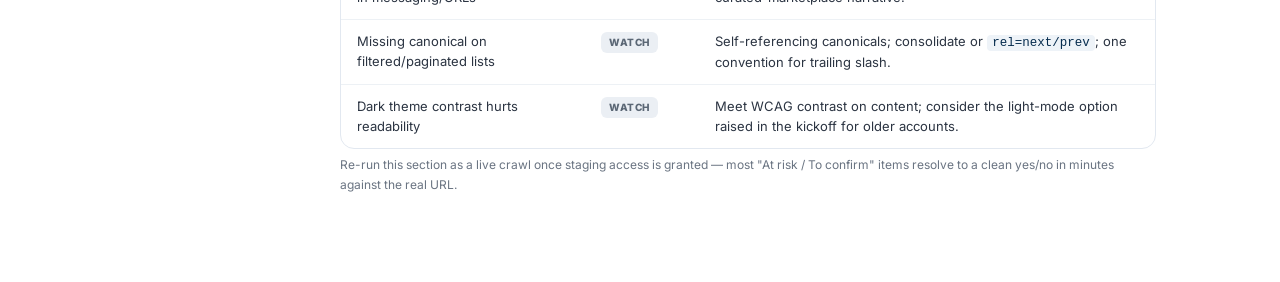
<file: seo-audit-redesign.html>
<!DOCTYPE html>
<html lang="en">
<head>
<meta charset="UTF-8">
<meta name="viewport" content="width=device-width, initial-scale=1.0">
<meta name="robots" content="noindex">
<title>GOAL — SEO Audit: Redesigned Site (pre-launch)</title>
<link rel="preconnect" href="https://fonts.googleapis.com">
<link rel="preconnect" href="https://fonts.gstatic.com" crossorigin>
<link href="https://fonts.googleapis.com/css2?family=Inter:wght@400;500;600;700;800;900&display=swap" rel="stylesheet">
<link rel="stylesheet" href="assets/report.css">
</head>
<body>
<div class="shell">
  <aside class="side">
    <a class="backbtn" href="index">← Back to overview</a>
    <img class="logo" src="assets/goal-logo.png" alt="GOAL">
    <div class="eb">Report 02 · Audit</div>
    <h1>Redesign SEO Audit</h1>
    <div class="who">Subject: <b>new GOAL site</b> (staging)<br>Blueprint &amp; pre-launch review<br>June 2026</div>
    <nav>
      <a href="#s1"><span class="dot"></span>Executive summary</a>
      <a href="#s2"><span class="dot"></span>Scope &amp; method</a>
      <a href="#s3"><span class="dot"></span>Projected scorecard</a>
      <a href="#s4"><span class="dot"></span>Architecture &amp; URLs</a>
      <a href="#s5"><span class="dot"></span>On-page &amp; schema</a>
      <a href="#s6"><span class="dot"></span>AI / GEO readiness</a>
      <a href="#s7"><span class="dot"></span>Programmatic SEO</a>
      <a href="#s8"><span class="dot"></span>Indexing &amp; launch</a>
      <a href="#s9"><span class="dot"></span>Measurement &amp; conversion</a>
      <a href="#s10"><span class="dot"></span>Pre-launch checklist</a>
      <a href="#s11"><span class="dot"></span>KPIs &amp; North Star</a>
      <a href="#s12"><span class="dot"></span>Risk register</a>
    </nav>
    <div class="reports">
      <div class="rl">Reports</div>
      <a href="index">Overview</a>
      <a href="seo-audit-current">01 · Current-site audit</a>
      <a href="seo-audit-redesign" class="on">02 · Redesign audit</a>
      <a href="content-strategy">03 · Content strategy</a>
    </div>
    <div class="foot">GOAL Performance Marketing<br>SEO audit · June 2026</div>
  </aside>

  <main class="main">

    <div class="exec">
      <p><b>The redesign is designed to fix nearly every SEO gap in the current site.</b> A premium, on-domain content layer (a <span class="mono">/resources/</span> hub), structured data and an <span class="mono">llms.txt</span> baked in from the start, clean descriptive URLs, and an on-page template system that makes correct SEO the default. If it ships as specified, GOAL moves from invisible to genuinely competitive in search and answer engines. The grade is <i>conditional</i> on a short list of SEO launch gates — removing the staging <span class="mono">noindex</span>, submitting the sitemap, 301-redirecting the old guide URLs, and getting the programmatic pages right. This report audits the SEO blueprint and sets the pre-launch bar.</p>
    </div>

    <!-- ===================== 01 SUMMARY ===================== -->
    <section class="block" id="s1">
      <div class="bhead"><span class="ix">01</span><div><h2>Executive summary</h2><p>Strong by design — earned at launch</p></div></div>
      <div class="gradewrap" style="margin:4px 0 22px;">
        <div class="grade b">B</div>
        <div class="gl"><b>Provisional — design-stage grade.</b><br>The SEO architecture is a clear A-track. It is marked to <b>B</b> until the launch-gate items (§08, §12) are confirmed on the live staging build. Re-grade against the real URL once access is granted.</div>
      </div>
      <div class="kgrid">
        <div class="kc"><div class="v acc">▲</div><div class="k">On-domain content layer</div><div class="d">Resources hub + programmatic pages — vs. 0 today</div></div>
        <div class="kc"><div class="v acc">✓</div><div class="k">Schema &amp; llms.txt baked in</div><div class="d">Structured + AI-readable from day one</div></div>
        <div class="kc"><div class="v acc">✓</div><div class="k">Clean, descriptive URLs</div><div class="d">Extensionless, hub-and-spoke structure</div></div>
        <div class="kc"><div class="v">3</div><div class="k">SEO launch gates</div><div class="d">Remove <span class="mono">noindex</span> · submit sitemap · 301 redirects</div></div>
        <div class="kc"><div class="v">100s</div><div class="k">Programmatic pages</div><div class="d">Long-tail upside — needs thin-content guardrails</div></div>
        <div class="kc"><div class="v">5–10 → 30–50+</div><div class="k">Demo-request North Star</div><div class="d">The OKR this build is measured against</div></div>
      </div>
      <p class="pull">The redesign doesn't need more SEO features. It needs to ship the ones it already has — and lose the staging <span class="mono">noindex</span> on the way out the door.</p>
    </section>

    <!-- ===================== 02 SCOPE ===================== -->
    <section class="block" id="s2">
      <div class="bhead"><span class="ix">02</span><div><h2>Scope &amp; method</h2><p>A blueprint audit, by necessity</p></div></div>
      <div class="callout warn"><span class="lab">Important — staging is not publicly accessible</span><p>The redesigned site lives on a <b>password-protected staging domain behind a private path</b>. It cannot be crawled from outside, so this is a <b>design-stage audit</b>: it assesses the SEO of the architecture as specified, plus a pre-launch readiness bar. It should be <b>re-run as a live SEO crawl</b> the moment staging access is shared (an action already flagged in the OKR kickoff).</p></div>
      <div class="panel">
        <ul>
          <li><b>Inputs:</b> the Client Resources Strategy (IA, copy, schema, internal-linking, and technical-SEO specs) and the SEO direction set in the OKR kickoff — an on-domain resources hub, structured data + <span class="mono">llms.txt</span> pre-built, and programmatic carrier×state landing pages.</li>
          <li><b>What this report evaluates:</b> whether that design is SEO-sound, what it will and won't achieve in search and answer engines, and exactly which SEO items must be verified or fixed <i>before</i> launch.</li>
          <li><b>What it can't yet do:</b> crawl the live pages, confirm the indexing directives, or check rankings — those need the staging URL, then the live site.</li>
        </ul>
      </div>
    </section>

    <!-- ===================== 03 SCORECARD ===================== -->
    <section class="block" id="s3">
      <div class="bhead"><span class="ix">03</span><div><h2>Projected scorecard</h2><p>Current site → redesign target</p></div></div>
      <div class="legend">
        <span><i style="background:#2BBF7A"></i> Designed &amp; on-track</span>
        <span><i style="background:#F0A93B"></i> At risk — verify at launch</span>
        <span><i style="background:#5b6775"></i> To confirm</span>
      </div>
      <div class="tablecard">
        <table class="gt">
          <thead><tr><th style="width:21%">Dimension</th><th style="width:19%">Current</th><th style="width:30%">Redesign target</th><th>Status</th></tr></thead>
          <tbody>
            <tr><td><b>Content footprint</b></td><td>0 indexable pages</td><td><span class="mono">/resources/</span> hub + guides + programmatic LPs</td><td><span class="tag green">Designed</span></td></tr>
            <tr><td><b>robots.txt &amp; sitemap</b></td><td>Absent (403)</td><td>Auto-generated XML sitemap, referenced in robots</td><td><span class="tag green">Designed</span></td></tr>
            <tr><td><b>Structured data</b></td><td>None</td><td>HowTo · Article+FAQ · Breadcrumb · Org · SoftwareApp</td><td><span class="tag green">Designed</span></td></tr>
            <tr><td><b>Clean URLs</b></td><td><span class="mono">.html</span> only</td><td>Extensionless, descriptive</td><td><span class="tag green">Designed</span></td></tr>
            <tr><td><b>OG / Twitter</b></td><td>None</td><td>Site defaults + per-guide branded share images</td><td><span class="tag green">Designed</span></td></tr>
            <tr><td><b>Canonical</b></td><td>None</td><td>Self-referencing + canonical on filtered views</td><td><span class="tag green">Designed</span></td></tr>
            <tr><td><b>llms.txt / GEO</b></td><td>Absent</td><td>Baked in; answer-first content + FAQ schema</td><td><span class="tag gray">Confirm curation</span></td></tr>
            <tr><td><b>Search measurement</b></td><td>None</td><td>Search Console + organic / conversion baseline</td><td><span class="tag gray">Must set up</span></td></tr>
            <tr><td><b>Indexing / launch</b></td><td>n/a</td><td><span class="mono">noindex</span> on staging, removed &amp; sitemap submitted at launch</td><td><span class="tag amber">Verify at launch</span></td></tr>
            <tr><td><b>Positioning / copy</b></td><td>"exclusive"</td><td>"branded" — branded visibility / branded leads</td><td><span class="tag gray">Migrate copy</span></td></tr>
            <tr><td><b>Marketplace messaging</b></td><td>n/a</td><td>New product launching <i>inside</i> GOAL (July)</td><td><span class="tag gray">Plan section</span></td></tr>
            <tr><td><b>Demo page</b></td><td>Thin CTA</td><td>Crawlable demo page with its own copy &amp; schema</td><td><span class="tag green">Designed</span></td></tr>
          </tbody>
        </table>
      </div>
    </section>

    <!-- ===================== 04 ARCHITECTURE ===================== -->
    <section class="block" id="s4">
      <div class="bhead"><span class="ix">04</span><div><h2>Architecture &amp; URLs</h2><p>The IA is right; protect it</p></div></div>
      <p>The proposed information architecture is a <b>shallow, two-clicks-deep hub-and-spoke</b> — exactly what content SEO wants. Descriptive, format-agnostic URLs; a hub that links down to categories and up from every guide; a 301 discipline for anything that moves.</p>
      <div class="tree">
<span class="root">checkoutgoal.com/resources/</span>            <span class="note"># hub — landing/index</span>
├─ <span class="b">/resources/playbooks/</span>          <span class="note"># strategy &amp; best practices</span>
├─ <span class="b">/resources/guides/</span>             <span class="note"># CRM &amp; data how-tos</span>
├─ <span class="b">/resources/verticals/</span>          <span class="note"># by line of business (programmatic)</span>
├─ <span class="b">/resources/product/</span>            <span class="note"># using GOAL (help/docs)</span>
└─ <span class="b">/resources/glossary/</span>           <span class="note"># long-tail + AI citations</span>
      </div>
      <div class="callout win"><span class="lab">Strengths</span><p>Clean, descriptive URLs are part of the spec. The hub-and-spoke keeps crawl depth low, the breadcrumb plan gives every page an "up" link, and the "never change a published URL" rule prevents the slow equity bleed that kills most content libraries.</p></div>
      <h3>Watch-items</h3>
      <ul>
        <li><b>Canonical on filtered/paginated views.</b> Once the hub has category filters or pagination, each variant needs a self-referencing canonical (or a consolidated index) to avoid splitting signals — the one IA risk that scales with the library.</li>
        <li><b>Breadcrumb + <span class="mono">BreadcrumbList</span> parity.</b> Visual breadcrumb and JSON-LD breadcrumb must match the real URL path on every template.</li>
        <li><b>Trailing-slash consistency.</b> Pick one convention and 301 the other; don't let <span class="mono">/resources</span> and <span class="mono">/resources/</span> both resolve.</li>
      </ul>
    </section>

    <!-- ===================== 05 ON-PAGE & SCHEMA ===================== -->
    <section class="block" id="s5">
      <div class="bhead"><span class="ix">05</span><div><h2>On-page &amp; structured data</h2><p>Templates that are right by default</p></div></div>
      <p>The redesign templatises the on-page basics the current site lacks: <b>title ≤ 60 chars</b>, <b>meta 150–160</b>, exactly one <b>H1</b>, searcher-term-first then "| GOAL". Because these live in reusable Hub / Guide / Card templates, every new page inherits correct SEO rather than relying on an author to remember it. That's the single most durable on-page win in the whole plan.</p>
      <p>Schema coverage is well-matched to page type — and broader than the current site's zero:</p>
      <div class="tablecard">
        <table class="gt">
          <thead><tr><th style="width:30%">Page type</th><th>Structured data</th></tr></thead>
          <tbody>
            <tr><td>CRM / data guides</td><td class="mc">HowTo</td></tr>
            <tr><td>Playbooks &amp; verticals</td><td class="mc">Article + FAQPage</td></tr>
            <tr><td>Every resource page</td><td class="mc">BreadcrumbList</td></tr>
            <tr><td>Site-wide</td><td class="mc">Organization + SoftwareApplication</td></tr>
          </tbody>
        </table>
      </div>
      <div class="callout key"><span class="lab">Recommended additions</span><p>Extend the schema set as features land: <b>Offer/AggregateOffer</b> for the pricing tiers, <b>Review / AggregateRating</b> once video testimonials are permissioned (the social-proof work from the kickoff), and <b>VideoObject</b> for the client-led webinar and testimonial clips. Each unlocks a rich result the brochure can't earn. Validate every template in Google's Rich Results Test before it ships.</p></div>
      <p class="small">Full paste-ready copy, title/meta/H1 patterns, and JSON-LD snippets are in the <a href="content-strategy#s3">Content Strategy playbook</a>. Remember the <b>"exclusive" → "branded"</b> copy swap before publish.</p>
    </section>

    <!-- ===================== 06 GEO ===================== -->
    <section class="block" id="s6">
      <div class="bhead"><span class="ix">06</span><div><h2>AI / answer-engine readiness</h2><p>Built for citation, not just ranking</p></div></div>
      <p>This is where the redesign genuinely leads. An <span class="mono">llms.txt</span> is pre-built, and the content method (answer-first sentences, named numbers, FAQ blocks, HowTo steps) is exactly what ChatGPT, Perplexity, and Google AI Overviews lift. Against a current site with <b>zero</b> AI visibility, this is a step-change.</p>
      <div class="panel">
        <ul>
          <li><b>Keep <span class="mono">llms.txt</span> curated, not auto-dumped.</b> It should point engines at the canonical guides and the glossary — a short, intentional map, refreshed as the library grows.</li>
          <li><b>Entity authority.</b> Consistent <span class="mono">Organization</span> markup with <span class="mono">sameAs</span> (LinkedIn, Crunchbase, socials) plus a glossary defining GOAL's terms gives engines a reason to cite the brand by name.</li>
          <li><b>FAQPage everywhere it's honest.</b> Build FAQ blocks from the guide's real questions; these are disproportionately quoted in AI answers.</li>
          <li><b>Lead with the answer.</b> Each guide's first 1–2 sentences should state the direct answer, then elaborate — self-contained, near-the-top statements are what get lifted into AI overviews.</li>
        </ul>
      </div>
    </section>

    <!-- ===================== 07 PROGRAMMATIC ===================== -->
    <section class="block" id="s7">
      <div class="bhead"><span class="ix">07</span><div><h2>Programmatic SEO at scale</h2><p>Carrier × state landing pages — the big lever and the big risk</p></div></div>
      <p>The plan to spin up a landing page per <b>carrier × state</b> is the redesign's largest organic-upside bet — and its largest risk. Done well, it captures enormous long-tail intent ("auto insurance leads in Texas", "[carrier] agent leads"). Done carelessly, it generates thousands of near-duplicate, thin pages that dilute the domain and invite a quality demotion.</p>
      <div class="dgrid">
        <div class="dcol good">
          <span class="dtag">Upside</span>
          <h4>Long-tail capture</h4>
          <p class="small" style="margin-top:8px;">One template, hundreds of high-intent queries. Each page can link up to the relevant vertical guide and across to the demo — turning search into pipeline at scale.</p>
        </div>
        <div class="dcol bad">
          <span class="dtag">Risk</span>
          <h4>Thin / duplicate at scale</h4>
          <p class="small" style="margin-top:8px;">Templated pages that differ only by a place-name are the classic doorway-page trap. Index bloat slows crawling of the pages that matter.</p>
        </div>
      </div>
      <div class="callout warn"><span class="lab">Guardrails — apply before publishing the set</span><p><b>1.</b> Each page needs genuinely unique content (local stats, carrier specifics), not just a swapped noun. <b>2.</b> Start small and measure; <span class="mono">noindex</span> variants that can't be made substantive. <b>3.</b> Segment programmatic URLs into their own sitemap so you can watch indexation rate. <b>4.</b> Canonical correctly; never let two near-identical pages compete. <b>5.</b> Roll out in batches — don't drop 2,000 pages on day one.</p></div>
    </section>

    <!-- ===================== 08 INDEXING & LAUNCH ===================== -->
    <section class="block" id="s8">
      <div class="bhead"><span class="ix">08</span><div><h2>Indexing &amp; launch</h2><p>Don't let a redesign de-index the site</p></div></div>
      <p>Staging is correctly protected by a password and should carry <span class="mono">noindex</span>. The number-one launch failure mode for redesigns is shipping that <span class="mono">noindex</span> — or a <span class="mono">Disallow: /</span> — straight into production and quietly de-indexing the whole site. Make removal an explicit, verified launch step, alongside the migration redirects.</p>
      <ul>
        <li>Remove <span class="mono">noindex</span> and the staging password; confirm production <span class="mono">robots.txt</span> does not contain <span class="mono">Disallow: /</span>.</li>
        <li>301-redirect the two <span class="mono">*.vercel.app</span> guide URLs (and any old <span class="mono">.html</span> URLs) to their new homes; keep slugs stable.</li>
        <li>Set canonicals to the production domain; submit the sitemap in Search Console &amp; Bing; request indexing on key pages.</li>
        <li>Spot-check a sample of live pages for status 200 and the correct canonical before announcing.</li>
      </ul>
      <div class="callout key"><span class="lab">Why it matters</span><p>Every SEO advantage in this report — schema, <span class="mono">llms.txt</span>, clean URLs, the content library — counts for nothing if the launch carries a stray <span class="mono">noindex</span> into production. This one checklist is the difference between a relaunch that compounds and one that resets to zero.</p></div>
    </section>

    <!-- ===================== 09 MEASUREMENT & CONVERSION ===================== -->
    <section class="block" id="s9">
      <div class="bhead"><span class="ix">09</span><div><h2>Measurement &amp; conversion pages</h2><p>Measure search; make conversion pages rank</p></div></div>
      <h3>Search measurement (from day one)</h3>
      <p>The current site is flying blind; the redesign must not. <b>Google Search Console</b> (and Bing Webmaster Tools), plus a basic analytics baseline for the demo-conversion rate, are non-negotiable at launch — so the demo-request KPI has a real denominator and the OKR can be measured rather than guessed at. Carry over the baseline established on the current site (see <a href="seo-audit-current#s8">Current-Site Audit §8</a>).</p>
      <h3>Conversion pages as SEO surfaces</h3>
      <div class="panel">
        <ul>
          <li><b>The demo page must be indexable content</b>, not just a form — a real H1, value copy, and ideally <span class="mono">Service</span>/<span class="mono">Offer</span> schema, so it can rank for "book a demo / GOAL pricing" intent on its own merits.</li>
          <li><b>Marketplace messaging (launching July).</b> The new in-product marketplace needs its own planned section/URL and schema, with copy aligned to the "branded leads + curated marketplace" narrative — so the site doesn't market only the clicks product.</li>
          <li><b>Keep money pages discoverable.</b> Pricing, product, and how-it-works pages should each have unique titles/metas and internal links from the resources library — they're conversion <i>and</i> ranking surfaces.</li>
        </ul>
      </div>
    </section>

    <!-- ===================== 10 CHECKLIST ===================== -->
    <section class="block" id="s10">
      <div class="bhead"><span class="ix">10</span><div><h2>Pre-launch SEO checklist</h2><p>The standard every new page must pass</p></div></div>
      <div class="tablecard">
        <table class="gt">
          <thead><tr><th style="width:24%">Element</th><th>Standard</th></tr></thead>
          <tbody>
            <tr><td><b>Title tag</b></td><td>Unique, ≤ 60 chars, searcher-term first, "| GOAL" suffix. No leading whitespace (the current homepage has one).</td></tr>
            <tr><td><b>Meta description</b></td><td>Unique, 150–160 chars, benefit + proof + soft CTA. Never duplicate the H1 (the current site's mistake).</td></tr>
            <tr><td><b>H1</b></td><td>Exactly one per page; matches search intent; logical H2/H3 nesting; no empty headings.</td></tr>
            <tr><td><b>Open Graph + Twitter</b></td><td><span class="mono">og:title/description/image/url/type</span> + <span class="mono">twitter:card=summary_large_image</span>. Each guide gets a branded share image.</td></tr>
            <tr><td><b>Canonical</b></td><td>Self-referencing on every page; one canonical per filtered/paginated view.</td></tr>
            <tr><td><b>Structured data</b></td><td>HowTo (guides), Article+FAQ (playbooks/verticals), BreadcrumbList (all), Organization + SoftwareApplication (site-wide). Validate before ship.</td></tr>
            <tr><td><b>robots.txt &amp; sitemap</b></td><td>Both present; auto-include new URLs; reference the sitemap in robots; segment programmatic URLs.</td></tr>
            <tr><td><b>Images</b></td><td>Descriptive, keyword-relevant alt text on every meaningful image; one image-alt per concept, not stuffed.</td></tr>
            <tr><td><b>Internal links</b></td><td>3–6 contextual links/guide, ≥ 1 to a conversion page; varied anchors; breadcrumb up to hub.</td></tr>
            <tr><td><b>Mobile &amp; accessibility</b></td><td>Readable body text, adequate tap targets, sufficient contrast (mind the dark theme); accessible pages read better to crawlers too.</td></tr>
            <tr><td><b>Launch hygiene</b></td><td>Remove staging <span class="mono">noindex</span> + password; no <span class="mono">Disallow: /</span>; 301s in place; Search Console connected.</td></tr>
          </tbody>
        </table>
      </div>
    </section>

    <!-- ===================== 11 KPIS ===================== -->
    <section class="block" id="s11">
      <div class="bhead"><span class="ix">11</span><div><h2>KPIs &amp; North Star</h2><p>What success looks like</p></div></div>
      <div class="kgrid">
        <div class="kc"><div class="v acc">5–10 → 30–50+</div><div class="k">Monthly demo requests</div><div class="d">The committed OKR — a 3–5× lift</div></div>
        <div class="kc"><div class="v">1.5%</div><div class="k">Benchmark form-conversion</div><div class="d">SaaS median — 10k visitors ≈ 150 demos</div></div>
        <div class="kc"><div class="v">~0 → grow</div><div class="k">Indexed resource pages</div><div class="d">Library &amp; crawlability from a zero base</div></div>
      </div>
      <div class="tablecard" style="margin-top:14px;">
        <table class="gt">
          <thead><tr><th style="width:34%">KPI</th><th>What it tells us</th><th style="width:16%">Cadence</th></tr></thead>
          <tbody>
            <tr><td><b>Indexed resource pages</b></td><td>Crawlability &amp; library growth (from ~0 today)</td><td>Monthly</td></tr>
            <tr><td><b>Organic sessions to <span class="mono">/resources/</span></b></td><td>Acquisition from non-branded search</td><td>Monthly</td></tr>
            <tr><td><b>Resource → demo CTA rate</b></td><td>Whether content actually feeds pipeline</td><td>Monthly</td></tr>
            <tr><td><b>Keyword rankings (target queries)</b></td><td>Authority gain on operational terms</td><td>Monthly</td></tr>
            <tr><td><b>AI-answer citations / mentions</b></td><td>Answer-engine visibility (GEO)</td><td>Quarterly</td></tr>
            <tr><td><b>Guide requests received</b></td><td>Demand signal that sets the backlog</td><td>Ongoing</td></tr>
            <tr><td><b>Guide engagement vs. bind rate</b></td><td>The retention / success dividend</td><td>Quarterly</td></tr>
          </tbody>
        </table>
      </div>
      <div class="callout key"><span class="lab">North Star</span><p>Increase monthly demo requests from a <b>5–10 baseline to 30–50+</b>. At the SaaS-median 1.5% form-conversion rate, ~10,000 monthly visitors yields ~150 demos — so the target is both ambitious and grounded. Establishing the baseline on the current site (<a href="seo-audit-current#s8">Current-Site Audit §8</a>) is the prerequisite for measuring the lift honestly.</p></div>
    </section>

    <!-- ===================== 12 RISK ===================== -->
    <section class="block" id="s12">
      <div class="bhead"><span class="ix">12</span><div><h2>Risk register</h2><p>Ranked, with mitigations</p></div></div>
      <div class="tablecard">
        <table class="gt">
          <thead><tr><th style="width:30%">Risk</th><th style="width:14%">Severity</th><th>Mitigation</th></tr></thead>
          <tbody>
            <tr><td>Staging <span class="mono">noindex</span> / <span class="mono">Disallow:/</span> ships to production</td><td><span class="tag red">Critical</span></td><td>Explicit, verified launch step to remove both; post-deploy spot-check of robots + sample pages.</td></tr>
            <tr><td>Programmatic pages thin / duplicate at scale</td><td><span class="tag amber">High</span></td><td>Unique content per page; <span class="mono">noindex</span> thin variants; batched rollout; segmented sitemap; canonical.</td></tr>
            <tr><td>No search measurement at launch</td><td><span class="tag amber">High</span></td><td>Connect Search Console + Bing and a conversion baseline before launch; carry over the current-site baseline.</td></tr>
            <tr><td>Migrated guides lose existing equity</td><td><span class="tag amber">Medium</span></td><td>301 the <span class="mono">*.vercel.app</span> + old URLs; stable slugs; submit in sitemap; monitor in Search Console.</td></tr>
            <tr><td>"Exclusive" copy contradicts new positioning</td><td><span class="tag amber">Medium</span></td><td>Swap to "branded" across templates, titles, and metas before publish.</td></tr>
            <tr><td>Marketplace (July) not reflected in messaging/URLs</td><td><span class="tag amber">Medium</span></td><td>Plan a marketplace section + schema; align to the branded-leads + curated-marketplace narrative.</td></tr>
            <tr><td>Missing canonical on filtered/paginated lists</td><td><span class="tag gray">Watch</span></td><td>Self-referencing canonicals; consolidate or <span class="mono">rel=next/prev</span>; one convention for trailing slash.</td></tr>
            <tr><td>Dark theme contrast hurts readability</td><td><span class="tag gray">Watch</span></td><td>Meet WCAG contrast on content; consider the light-mode option raised in the kickoff for older accounts.</td></tr>
          </tbody>
        </table>
      </div>
      <p class="small">Re-run this section as a live crawl once staging access is granted — most "At risk / To confirm" items resolve to a clean yes/no in minutes against the real URL.</p>
    </section>

  </main>
</div>
</body>
</html>
</file>
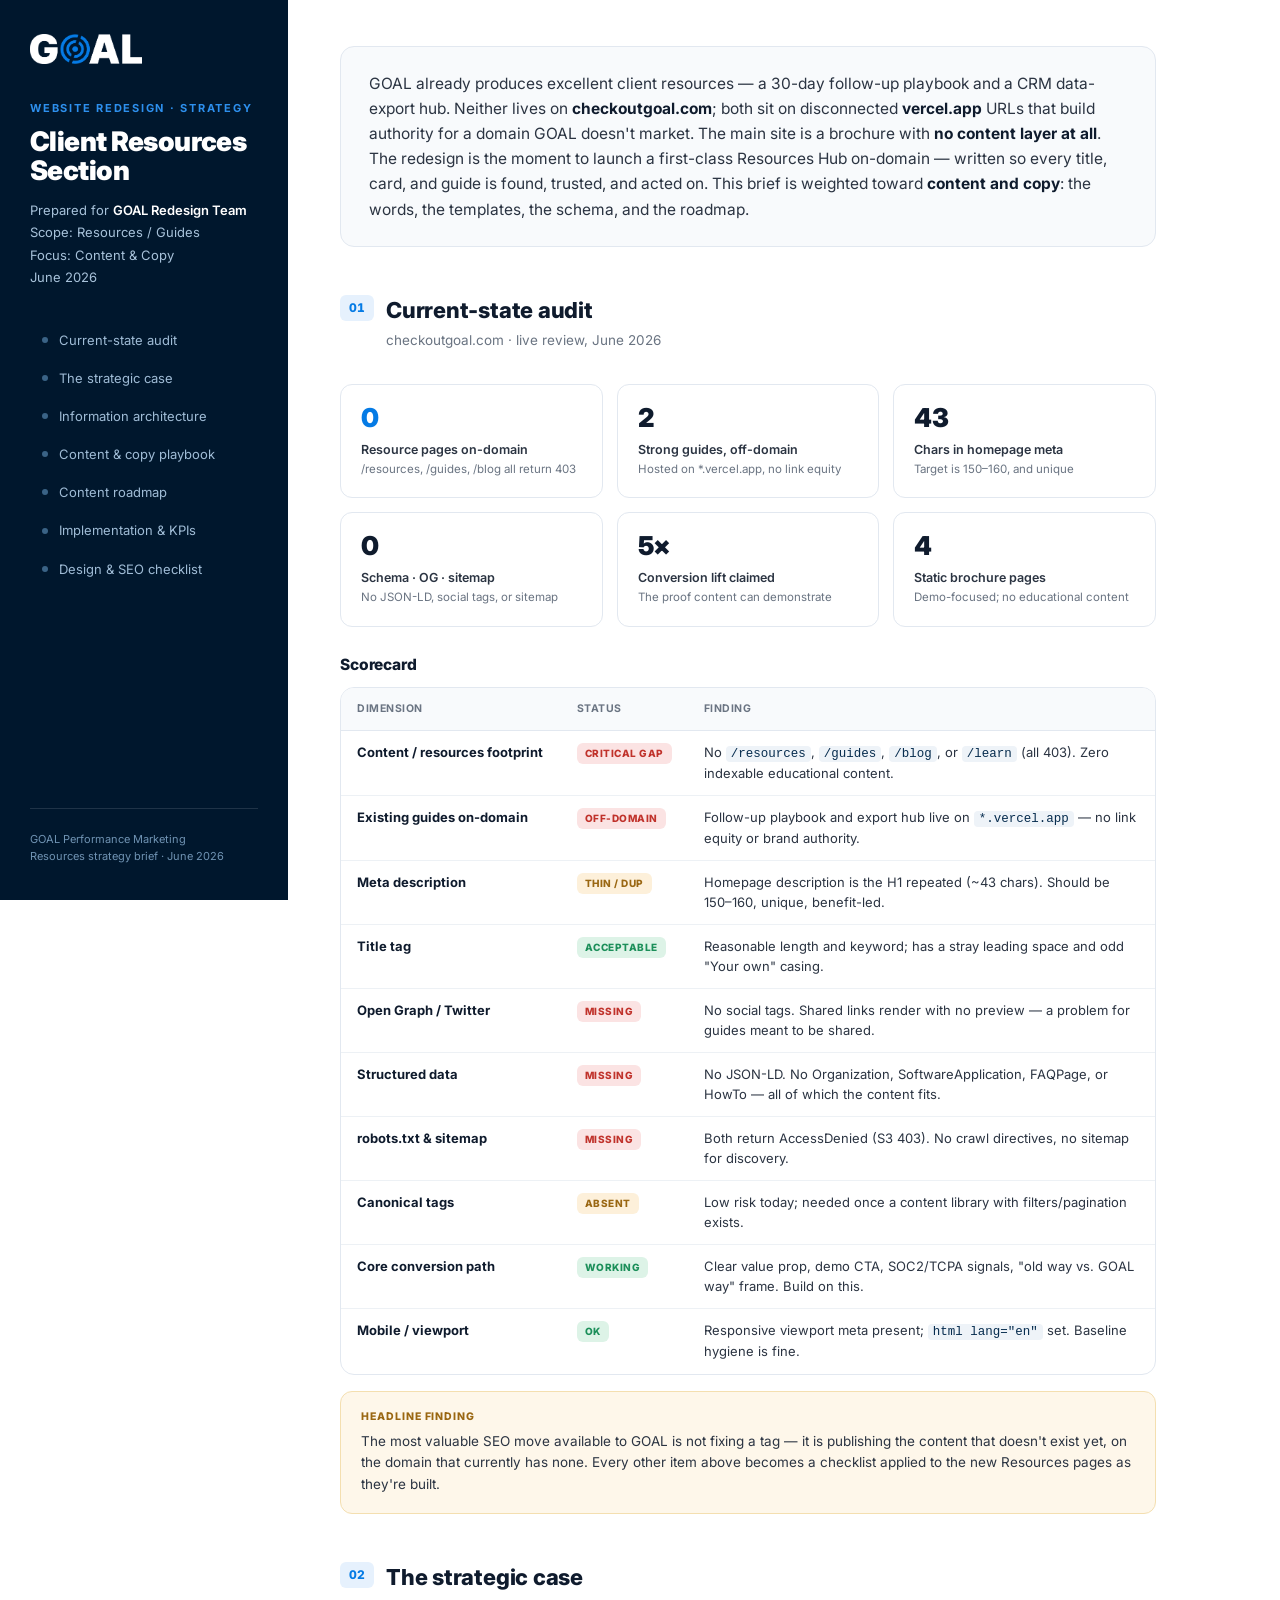
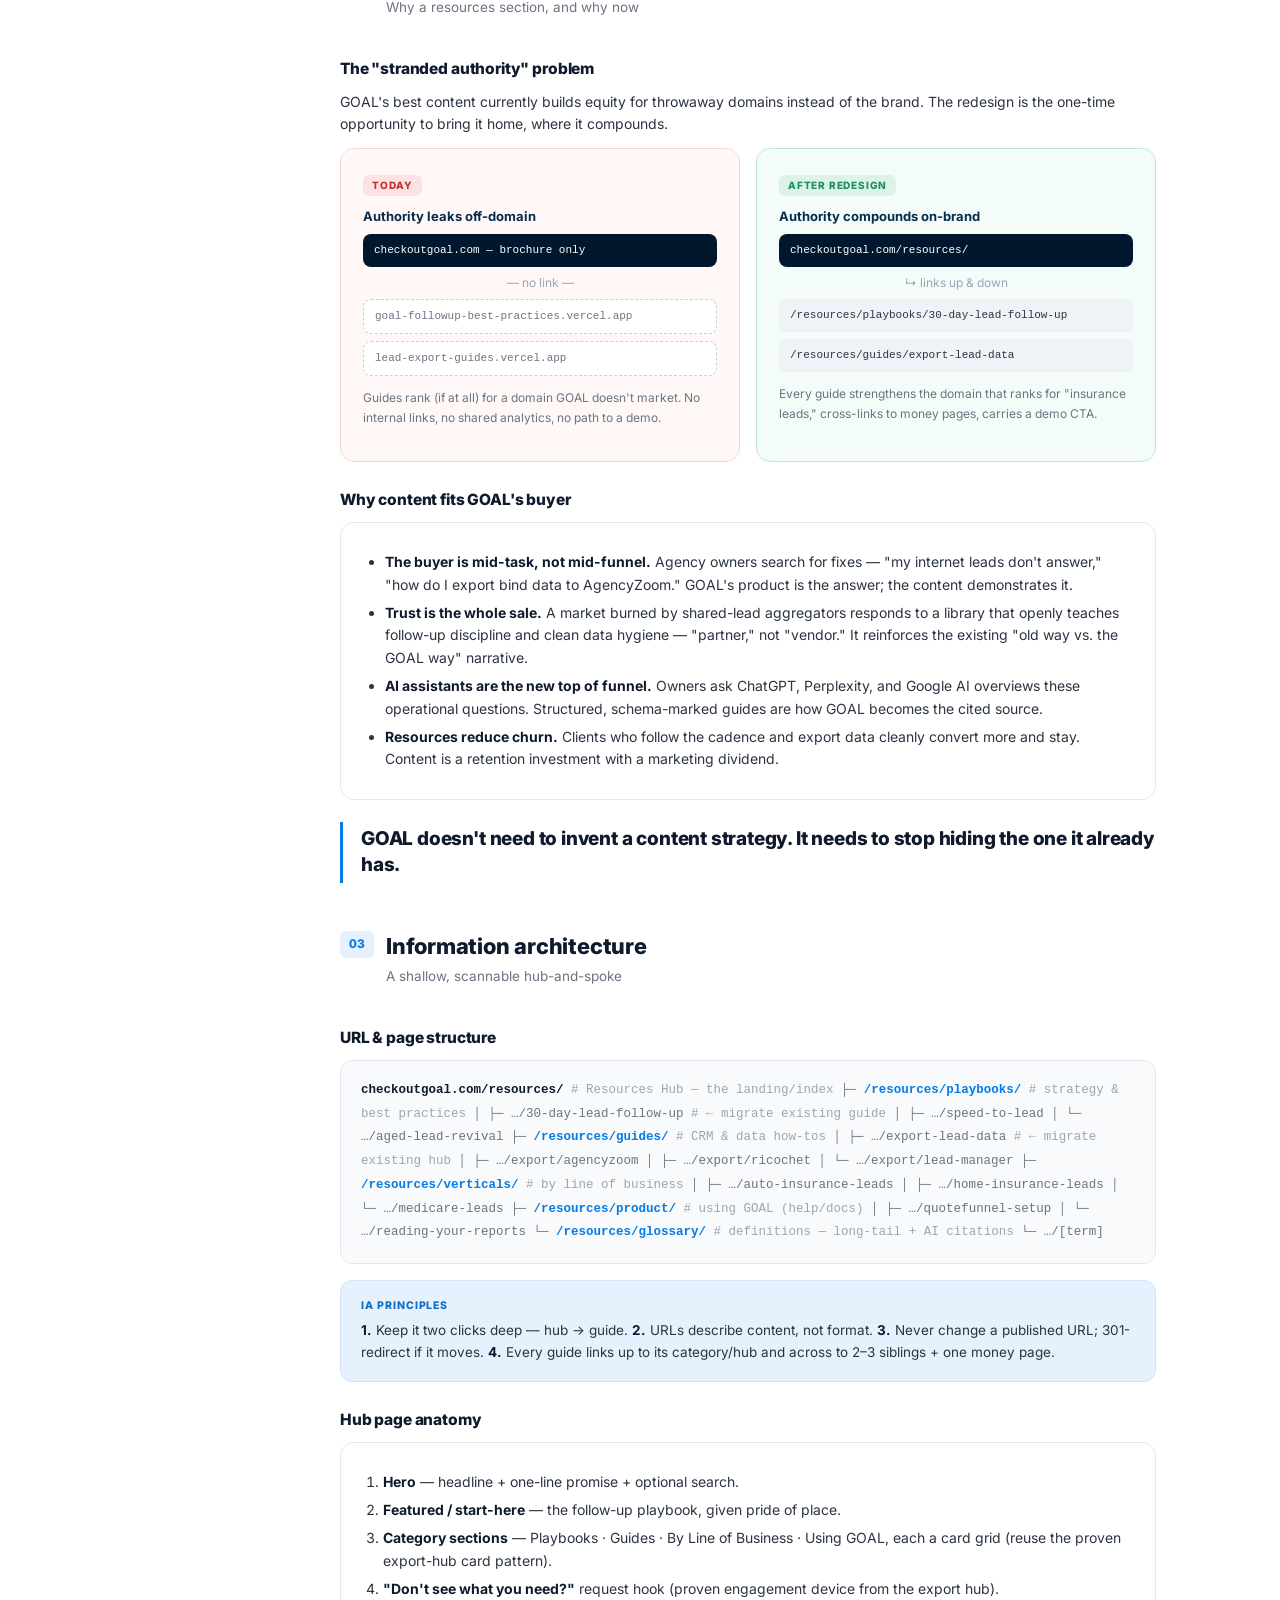
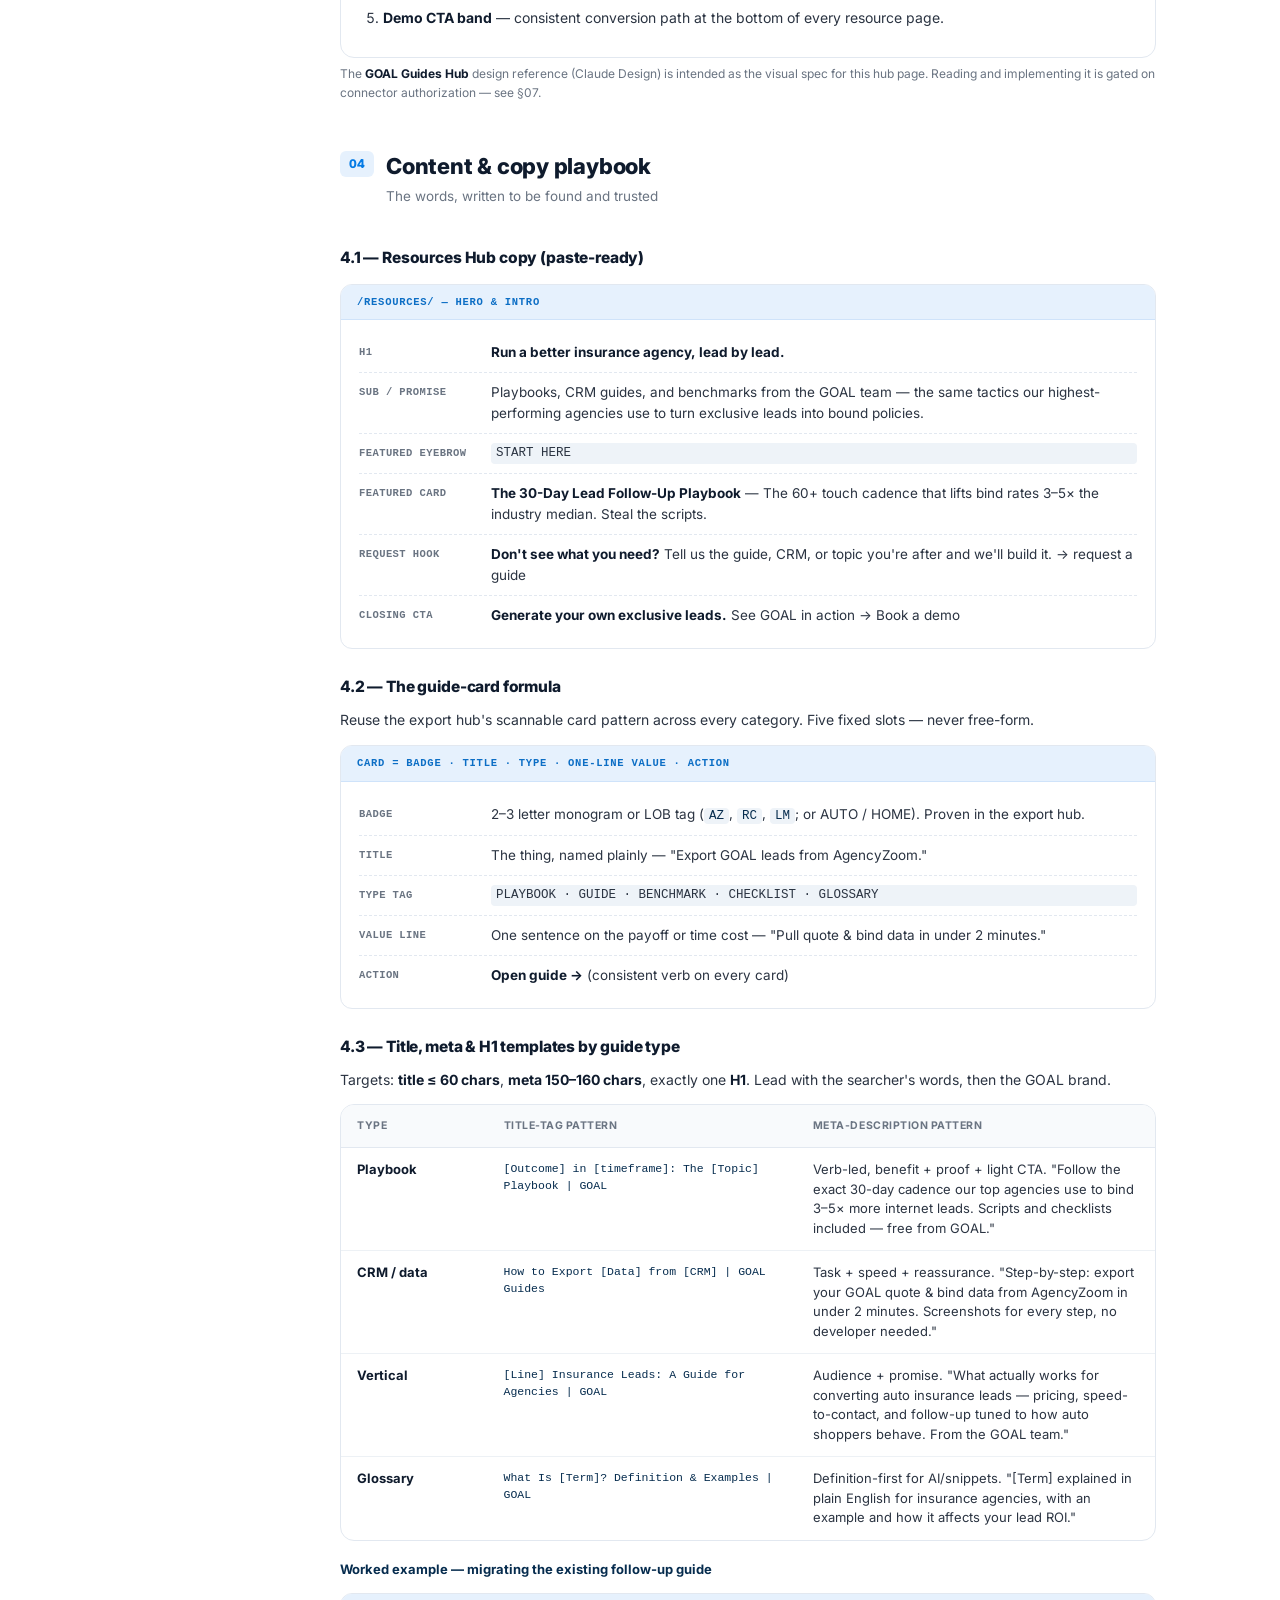
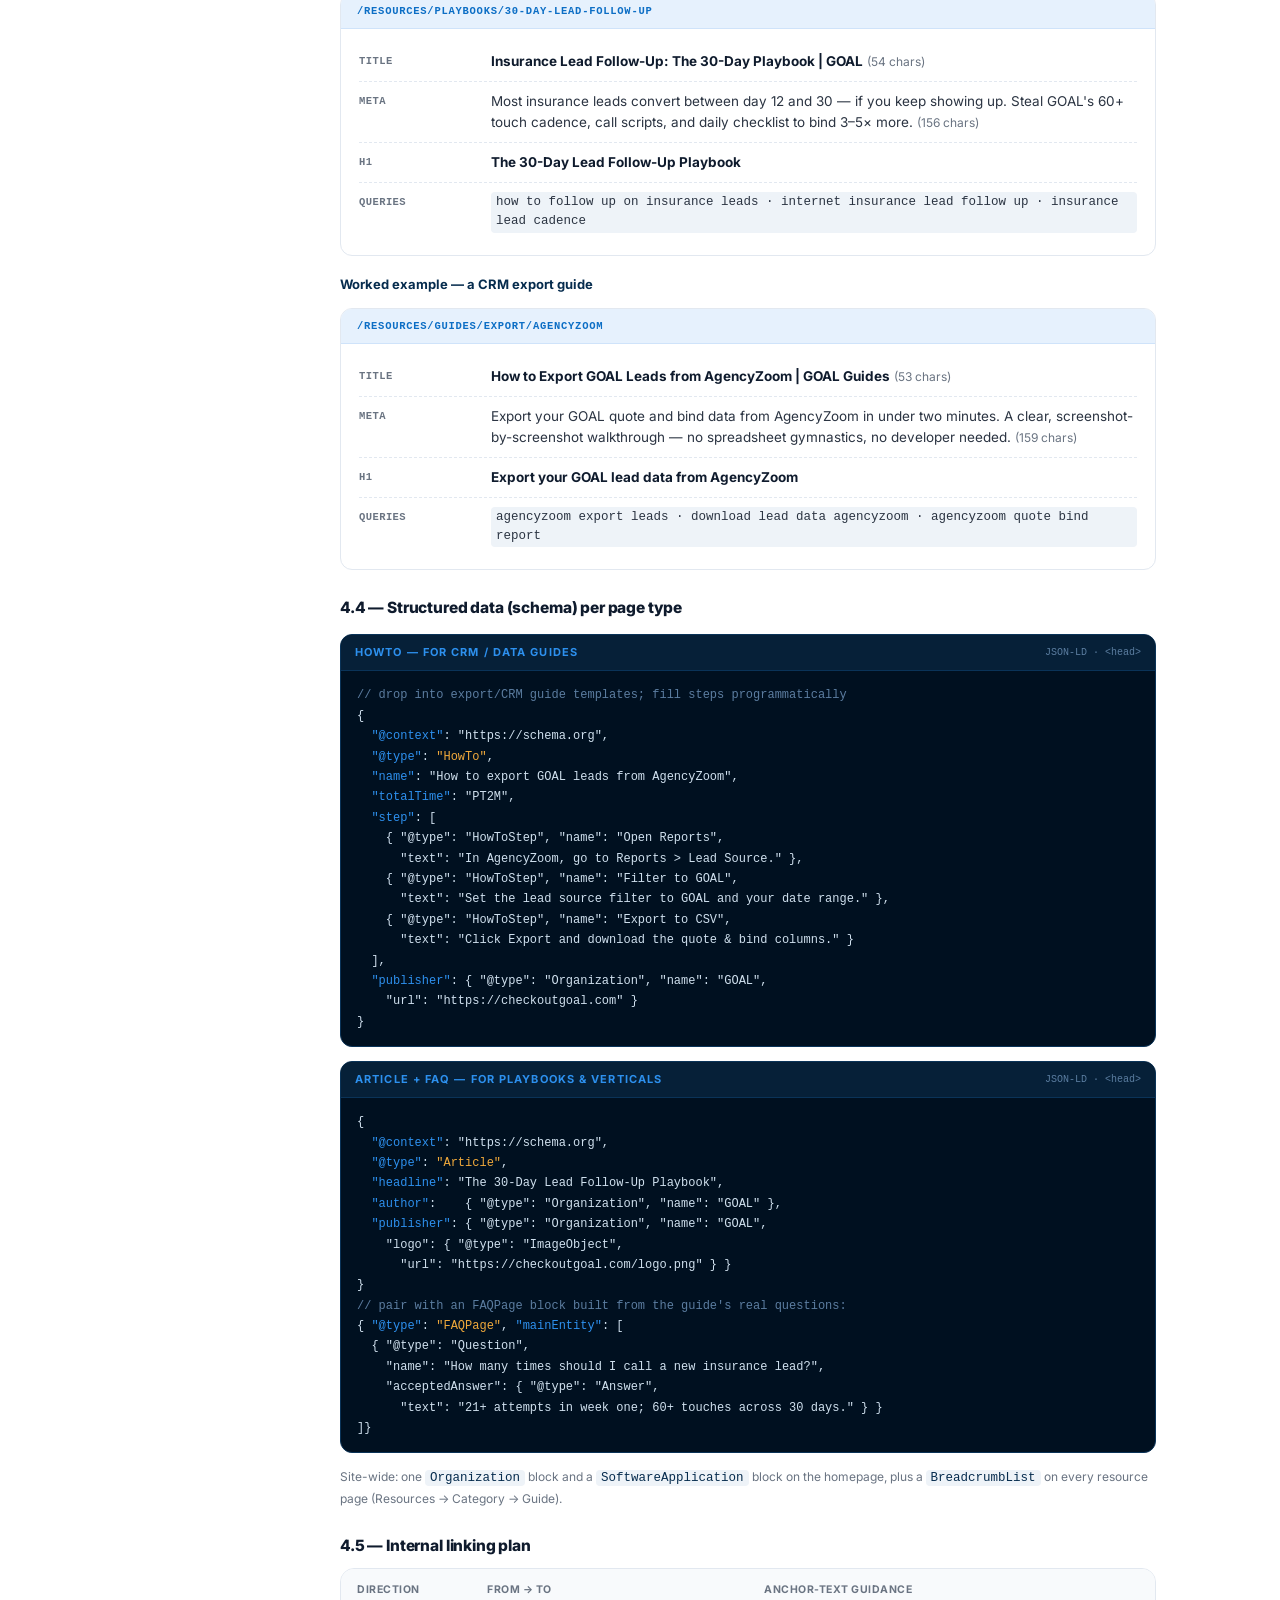
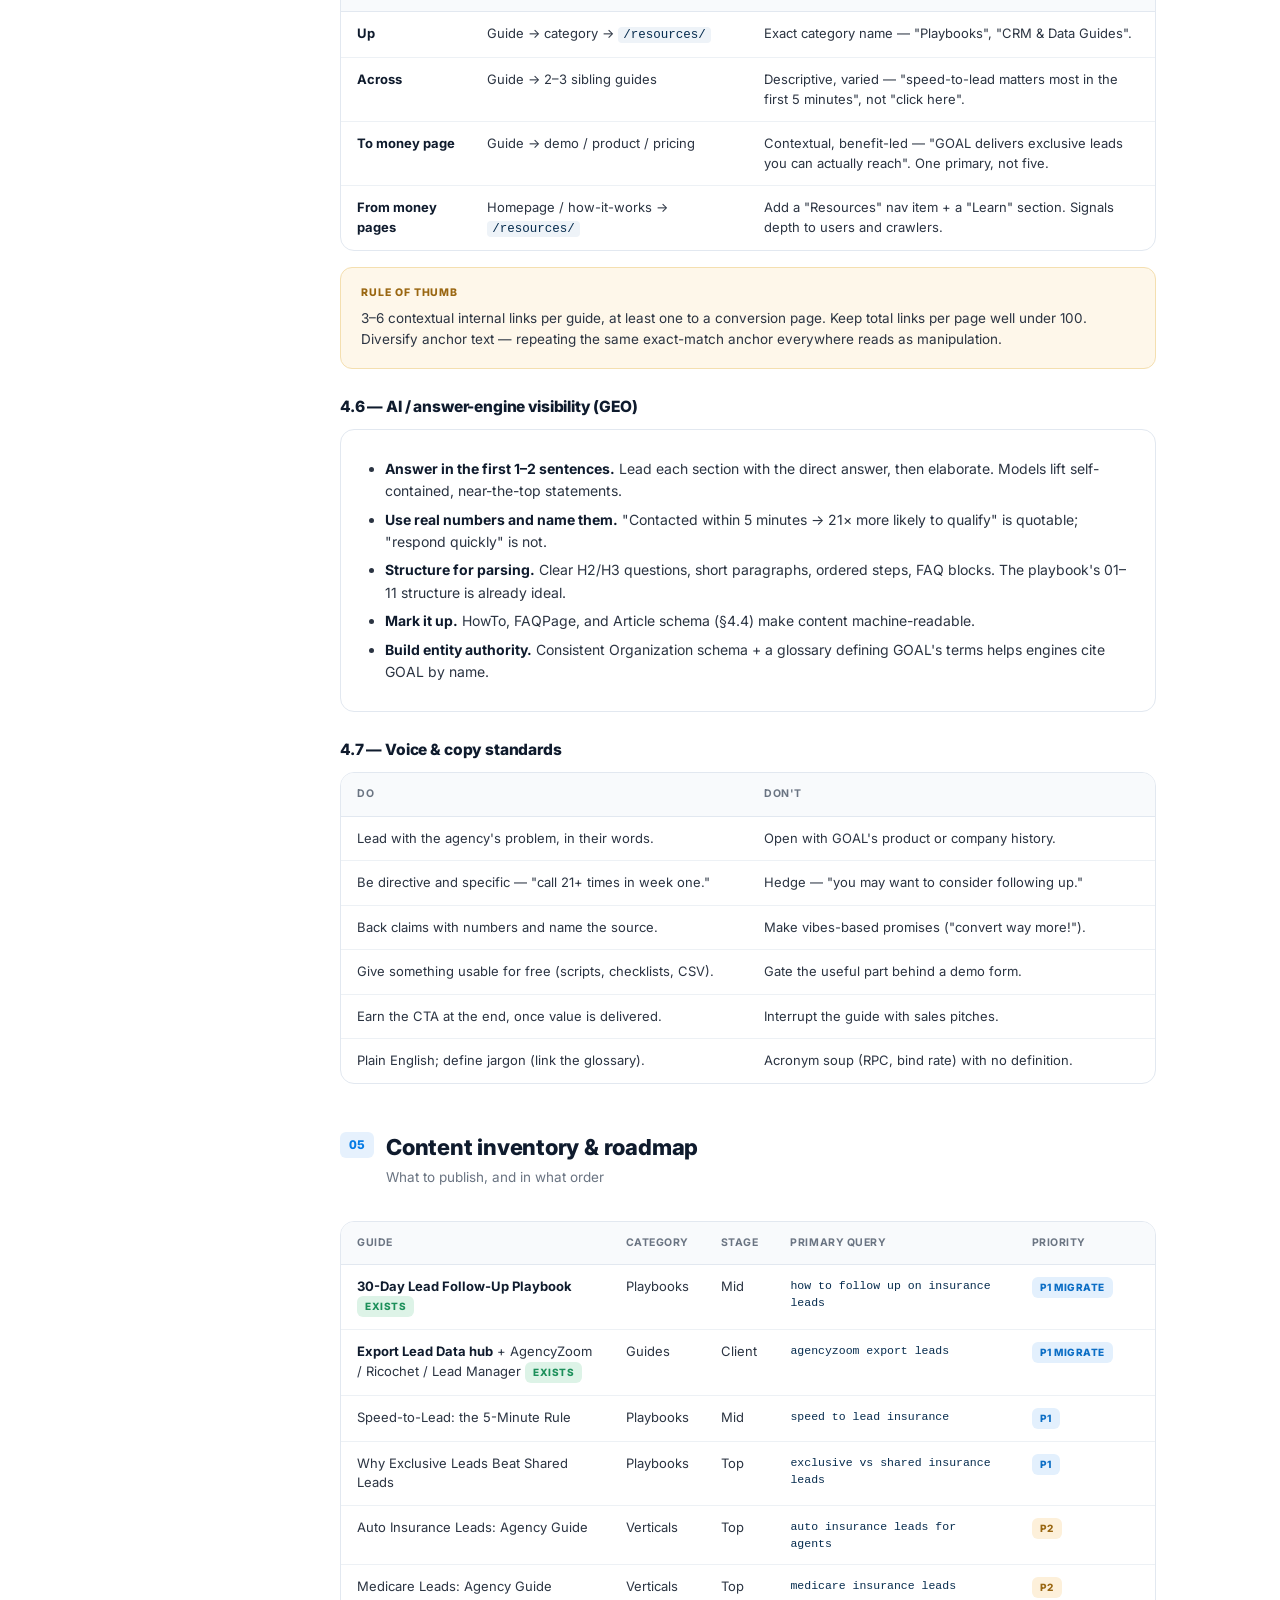
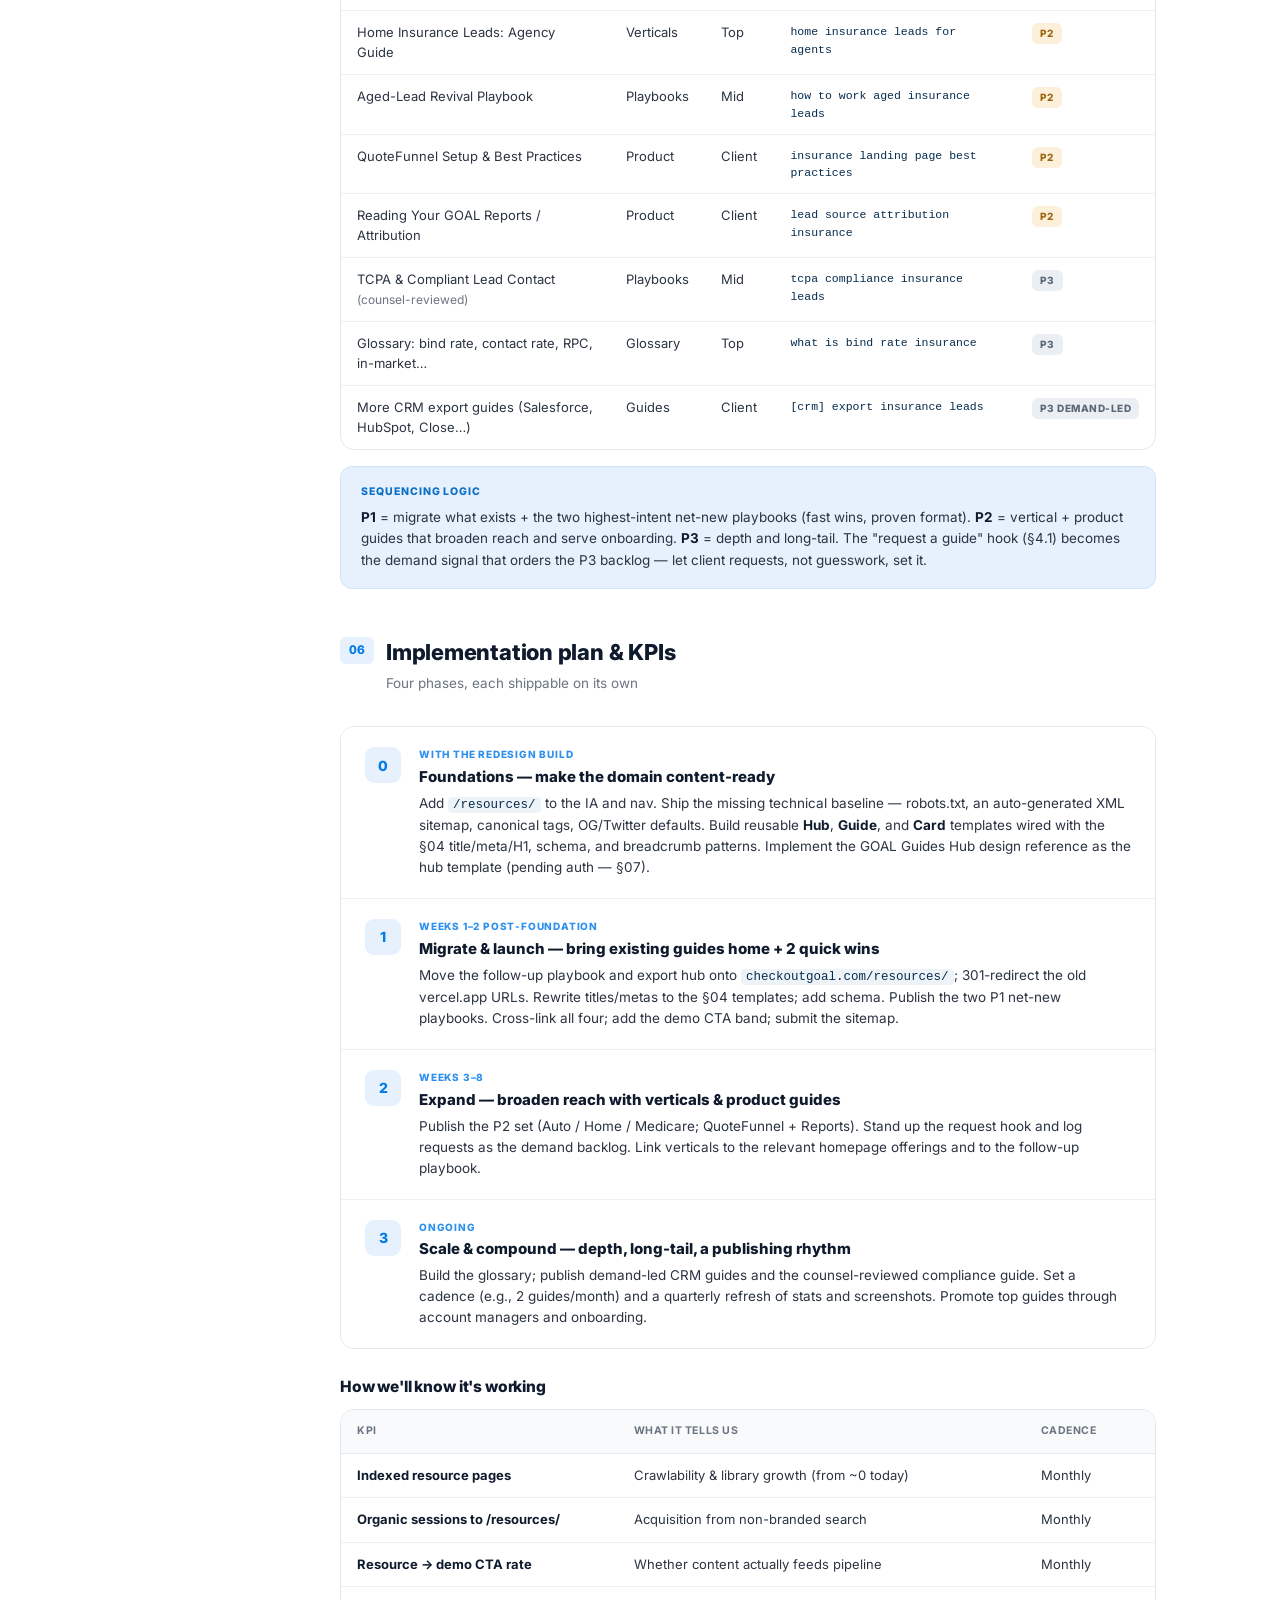
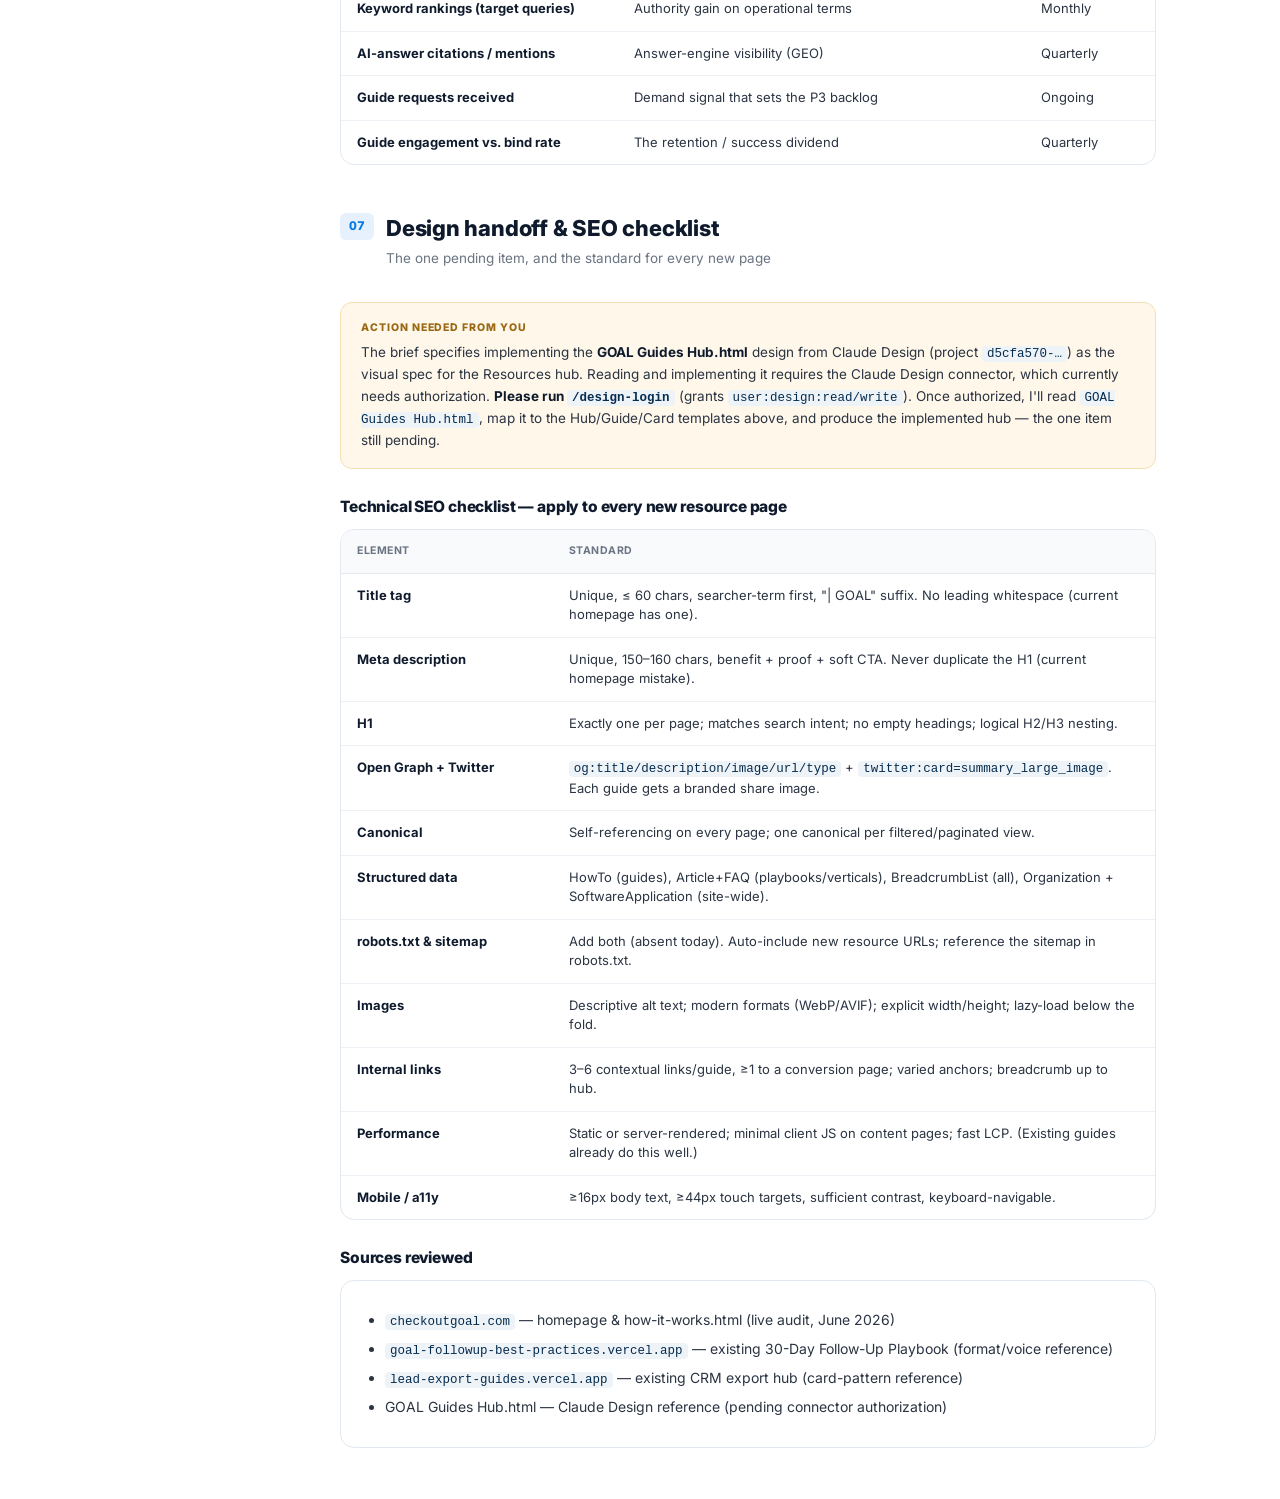
<file: new-goal-website/goal-client-resources-strategy-dashboard.html>
<!DOCTYPE html>
<html lang="en">
<head>
<meta charset="UTF-8">
<meta name="viewport" content="width=device-width, initial-scale=1.0">
<title>GOAL — Client Resources Strategy (Structured Dashboard)</title>
<link rel="preconnect" href="https://fonts.googleapis.com">
<link rel="preconnect" href="https://fonts.gstatic.com" crossorigin>
<link href="https://fonts.googleapis.com/css2?family=Inter:wght@400;500;600;700;800;900&display=swap" rel="stylesheet">
<style>
:root{
  --blue:#057BE5; --blue-hover:#0C6EC5; --sky:#2D90EE; --mint:#3BEECA; --mint-d:#0fae8f;
  --navy:#00172D; --navy-2:#062c4e; --navy-deep:#001020;
  --ink:#0F1B2D; --body:#2B3442; --muted:#6A7482;
  --white:#fff; --off:#F8FAFC; --gray:#EFF2F7; --divider:#EDF1F5; --line:#E2E8F0;
  --success:#2BBF7A; --warning:#F0A93B; --danger:#E5484D;
}
*{margin:0;padding:0;box-sizing:border-box;}
html{-webkit-font-smoothing:antialiased;scroll-behavior:smooth;}
body{font-family:'Inter',system-ui,sans-serif;background:var(--gray);color:var(--body);line-height:1.55;}
.shell{max-width:1280px;margin:0 auto;display:grid;grid-template-columns:288px 1fr;min-height:100vh;background:var(--white);}

/* ---------- Sidebar ---------- */
.side{background:var(--navy);color:#cfe0ee;padding:34px 30px;position:sticky;top:0;height:100vh;display:flex;flex-direction:column;}
.side .logo{height:30px;align-self:flex-start;margin-bottom:36px;}
.side .eb{font-size:11px;font-weight:700;letter-spacing:.16em;text-transform:uppercase;color:var(--sky);}
.side h1{font-size:27px;font-weight:900;color:#fff;line-height:1.08;letter-spacing:-.02em;margin:10px 0 14px;}
.side .who{font-size:13px;color:#a7c2da;line-height:1.7;}
.side .who b{color:#fff;font-weight:600;}
.side nav{margin-top:34px;display:flex;flex-direction:column;gap:2px;}
.side nav a{font-size:13px;color:#9fbcd6;text-decoration:none;padding:8px 12px;border-radius:8px;display:flex;align-items:center;gap:11px;transition:background .15s,color .15s;}
.side nav a:hover{background:rgba(255,255,255,.06);color:#fff;text-decoration:none;}
.side nav a .dot{width:6px;height:6px;border-radius:50%;background:#3a6386;flex-shrink:0;transition:background .15s;}
.side nav a:hover .dot{background:var(--mint);}
.side .foot{margin-top:auto;padding-top:22px;border-top:1px solid rgba(255,255,255,.12);font-size:11px;color:#6f93b3;line-height:1.6;}

/* ---------- Main ---------- */
.main{padding:46px 52px 60px;max-width:920px;}
.block{margin-bottom:46px;scroll-margin-top:24px;}
.bhead{display:flex;align-items:flex-start;gap:12px;margin-bottom:20px;}
.bhead .ix{font-size:12px;font-weight:800;color:var(--blue);font-variant-numeric:tabular-nums;background:#E6F1FD;padding:4px 9px;border-radius:6px;margin-top:2px;}
.bhead h2{font-size:22px;font-weight:800;color:var(--ink);letter-spacing:-.01em;}
.bhead p{font-size:13.5px;color:var(--muted);margin-top:3px;}

h3{font-size:15.5px;font-weight:800;color:var(--ink);margin:26px 0 10px;letter-spacing:-.01em;}
h4{font-size:13px;font-weight:700;color:var(--navy-2);margin:18px 0 7px;}
p{font-size:14px;line-height:1.62;color:var(--body);margin-bottom:12px;}
.main ul,.main ol{margin:0 0 14px;padding-left:20px;}
.main li{font-size:14px;line-height:1.6;color:var(--body);margin:6px 0;}
strong,b{color:var(--ink);font-weight:700;}
.mono{font-family:ui-monospace,'SF Mono',Menlo,monospace;font-size:12.5px;background:#eef3f8;padding:1px 5px;border-radius:4px;color:var(--navy-2);}
a{color:var(--blue-hover);text-decoration:none;} a:hover{text-decoration:underline;}
.small{font-size:12px;color:var(--muted);}

/* ---------- Exec ---------- */
.exec{background:var(--off);border:1px solid var(--line);border-radius:14px;padding:24px 28px;margin-bottom:46px;}
.exec p{font-size:15.5px;line-height:1.62;color:var(--body);margin:0;}
.exec p b{color:var(--ink);font-weight:700;}

/* ---------- KPI cards ---------- */
.kgrid{display:grid;grid-template-columns:repeat(3,1fr);gap:14px;}
.kc{border:1px solid var(--line);border-radius:12px;padding:20px;background:var(--white);}
.kc .v{font-size:26px;font-weight:900;color:var(--ink);letter-spacing:-.02em;line-height:1;}
.kc .v.acc{color:var(--blue);}
.kc .k{font-size:12.5px;color:var(--body);font-weight:600;margin-top:9px;}
.kc .d{font-size:11.5px;color:var(--muted);margin-top:2px;line-height:1.4;}

/* ---------- Panels & tables ---------- */
.panel{border:1px solid var(--line);border-radius:14px;padding:22px 24px;background:var(--white);margin:6px 0;}
.panel .pt{font-size:13px;font-weight:700;color:var(--ink);text-transform:uppercase;letter-spacing:.04em;margin-bottom:16px;}
.panel ul{margin-bottom:0;}
.tablecard{border:1px solid var(--line);border-radius:14px;overflow:hidden;background:var(--white);margin:6px 0;}
.gt{width:100%;border-collapse:collapse;font-size:13px;}
.gt th{font-size:10.5px;font-weight:700;color:var(--muted);text-transform:uppercase;letter-spacing:.05em;text-align:left;padding:13px 16px;background:var(--off);border-bottom:1px solid var(--line);}
.gt td{padding:12px 16px;border-bottom:1px solid var(--divider);color:var(--body);vertical-align:top;line-height:1.5;}
.gt tr:last-child td{border-bottom:none;}
.gt td b{color:var(--ink);}
.gt td.mc{font-family:ui-monospace,Menlo,monospace;font-size:11.5px;color:var(--navy-2);}

/* tags */
.tag{display:inline-block;font-size:10px;font-weight:800;letter-spacing:.05em;text-transform:uppercase;padding:3px 8px;border-radius:6px;white-space:nowrap;}
.tag.blue{background:#E3F0FD;color:var(--blue-hover);}
.tag.sky{background:#E3F0FD;color:var(--sky);}
.tag.mint{background:#D6F7EE;color:var(--mint-d);}
.tag.amber{background:#FDF0DA;color:#9a6712;}
.tag.red{background:#FBE3E3;color:#C0322B;}
.tag.green{background:#DDF3E7;color:#1c8f5a;}
.tag.gray{background:#EBEFF4;color:#5b6775;}

/* scorecard rows reuse gt; status column centered */
.gt td.st{white-space:nowrap;}

/* callouts */
.callout{border-radius:12px;padding:17px 20px;margin:16px 0;border:1px solid var(--line);background:var(--white);}
.callout .lab{font-size:10.5px;letter-spacing:.09em;text-transform:uppercase;font-weight:800;margin-bottom:6px;display:block;}
.callout p{margin:0;font-size:13.5px;line-height:1.6;}
.callout.warn{background:#FEF7EA;border-color:#F4DFB0;} .callout.warn .lab{color:#9a6712;}
.callout.key{background:#E6F1FD;border-color:#cfe3fa;} .callout.key .lab{color:var(--blue-hover);}
.callout.win{background:#E5F6EE;border-color:#bfe9d6;} .callout.win .lab{color:#1c8f5a;}

.pull{font-size:19px;font-weight:800;color:var(--ink);line-height:1.4;border-left:3px solid var(--blue);padding:4px 0 4px 18px;margin:22px 0;letter-spacing:-.01em;}

/* stranded-authority diagram */
.dgrid{display:grid;grid-template-columns:1fr 1fr;gap:16px;margin:8px 0;}
.dcol{border:1px solid var(--line);border-radius:14px;padding:22px;background:var(--white);}
.dcol.bad{background:#FFF8F7;border-color:#F3D6D4;}
.dcol.good{background:#F3FCF8;border-color:#bfe9d6;}
.dcol h4{margin-top:10px;}
.dtag{font-size:10px;letter-spacing:.08em;text-transform:uppercase;font-weight:800;padding:3px 9px;border-radius:6px;display:inline-block;}
.dcol.bad .dtag{background:#FBE3E3;color:#C0322B;} .dcol.good .dtag{background:#DDF3E7;color:#1c8f5a;}
.node{font-family:ui-monospace,Menlo,monospace;font-size:11px;padding:8px 11px;border-radius:8px;margin:7px 0;background:var(--gray);color:var(--body);}
.node.dom{background:var(--navy);color:#fff;}
.node.off{background:#fff;border:1px dashed #c3d2df;color:var(--muted);}
.flow{text-align:center;color:#9aa6b2;font-size:12px;margin:2px 0;}

/* code / schema panel */
.code{background:var(--navy-deep);border:1px solid #0a3358;border-radius:12px;overflow:hidden;margin:14px 0;}
.code .ch{display:flex;justify-content:space-between;align-items:center;padding:9px 14px;background:#062038;border-bottom:1px solid #0a3358;}
.code .ch .t{font-size:11px;letter-spacing:.1em;text-transform:uppercase;color:var(--sky);font-weight:700;}
.code .ch .tg{font-size:10px;color:#5b7da0;font-family:ui-monospace,Menlo,monospace;}
.code pre{margin:0;padding:14px 16px;overflow-x:auto;font-family:ui-monospace,'SF Mono',Menlo,monospace;font-size:12px;line-height:1.7;color:#cfe0ee;white-space:pre-wrap;word-break:break-word;}
.code pre .c{color:#5b7da0;} .code pre .b{color:var(--sky);} .code pre .m{color:var(--warning);} .code pre .g{color:var(--mint);}

/* IA tree */
.tree{font-family:ui-monospace,Menlo,monospace;font-size:12.5px;line-height:1.9;background:var(--off);border:1px solid var(--line);border-radius:12px;padding:18px 20px;color:var(--muted);overflow-x:auto;margin:6px 0;}
.tree .root{color:var(--ink);font-weight:700;} .tree .b{color:var(--blue);font-weight:700;} .tree .note{color:#9aa6b2;}

/* copy sets */
.cset{border:1px solid var(--line);border-radius:12px;overflow:hidden;margin:14px 0;background:var(--white);}
.cset .ch{background:#E6F1FD;padding:9px 16px;font-size:10.5px;letter-spacing:.07em;text-transform:uppercase;color:var(--blue-hover);font-weight:700;border-bottom:1px solid #cfe3fa;font-family:ui-monospace,Menlo,monospace;}
.cset .cb{padding:13px 18px;}
.field{display:grid;grid-template-columns:118px 1fr;gap:14px;padding:9px 0;border-bottom:1px dashed var(--line);font-size:13.5px;}
.field:last-child{border-bottom:none;}
.field .fk{font-size:10.5px;color:var(--muted);text-transform:uppercase;letter-spacing:.04em;font-weight:700;padding-top:2px;font-family:ui-monospace,Menlo,monospace;}
.field .fv{color:var(--body);line-height:1.55;} .field .fv .ex{color:var(--ink);font-weight:700;}

/* recommendations plan */
.plan{border:1px solid var(--line);border-radius:14px;overflow:hidden;}
.pstep{display:flex;gap:18px;padding:20px 24px;border-top:1px solid var(--divider);background:var(--white);}
.pstep:first-child{border-top:none;}
.pstep .num{flex-shrink:0;width:36px;height:36px;border-radius:9px;background:#E6F1FD;color:var(--blue);font-weight:800;font-size:14px;display:flex;align-items:center;justify-content:center;}
.pstep .when{font-size:10px;text-transform:uppercase;letter-spacing:.08em;color:var(--sky);font-weight:800;}
.pstep .h{font-size:15px;font-weight:800;color:var(--ink);margin-top:2px;}
.pstep .b{font-size:13.5px;color:var(--body);line-height:1.55;margin-top:5px;}
.pstep .b ul{margin:8px 0 0;}
.pstep .b li{font-size:13px;margin:4px 0;}

@media print{
  body{background:#fff;} .shell{display:block;max-width:none;}
  .side{position:static;height:auto;flex-direction:row;align-items:center;justify-content:space-between;padding:18px 30px;flex-wrap:wrap;}
  .side nav,.side .foot{display:none;} .side h1{margin:0;font-size:22px;} .side .logo{margin-bottom:0;}
  .side .eb,.side .who{display:none;}
  .main{max-width:none;padding:30px 36px;}
  .kc,.panel,.plan,.code,.cset,.tablecard,.dgrid,.exec{break-inside:avoid;}
  .block{margin-bottom:26px;}
}
@media(max-width:900px){
  .shell{grid-template-columns:1fr;}
  .side{position:static;height:auto;}
  .side nav{display:none;}
  .main{padding:32px 22px;max-width:none;}
  .kgrid{grid-template-columns:1fr 1fr;}
  .dgrid{grid-template-columns:1fr;}
  .field{grid-template-columns:1fr;gap:3px;}
}
@media(max-width:560px){ .kgrid{grid-template-columns:1fr;} }
</style>
</head>
<body>
<!--
  GOAL — CLIENT RESOURCES STRATEGY · Structured Dashboard direction.
  Strategy brief for the website redesign team (internal). Reuses the GOAL
  reports brand system: Inter, blue/navy palette, mint as garnish, no magenta.
-->
<div class="shell">

  <aside class="side">
    <img class="logo" src="[data-uri]" alt="GOAL">
    <div class="eb">Website Redesign · Strategy</div>
    <h1>Client Resources Section</h1>
    <div class="who">Prepared for <b>GOAL Redesign Team</b><br>Scope: Resources / Guides<br>Focus: Content &amp; Copy<br>June 2026</div>
    <nav>
      <a href="#s1"><span class="dot"></span>Current-state audit</a>
      <a href="#s2"><span class="dot"></span>The strategic case</a>
      <a href="#s3"><span class="dot"></span>Information architecture</a>
      <a href="#s4"><span class="dot"></span>Content &amp; copy playbook</a>
      <a href="#s5"><span class="dot"></span>Content roadmap</a>
      <a href="#s6"><span class="dot"></span>Implementation &amp; KPIs</a>
      <a href="#s7"><span class="dot"></span>Design &amp; SEO checklist</a>
    </nav>
    <div class="foot">GOAL Performance Marketing<br>Resources strategy brief · June 2026</div>
  </aside>

  <main class="main">

    <div class="exec">
      <p>GOAL already produces excellent client resources — a 30-day follow-up playbook and a CRM data-export hub. Neither lives on <b>checkoutgoal.com</b>; both sit on disconnected <b>vercel.app</b> URLs that build authority for a domain GOAL doesn't market. The main site is a brochure with <b>no content layer at all</b>. The redesign is the moment to launch a first-class Resources Hub on-domain — written so every title, card, and guide is found, trusted, and acted on. This brief is weighted toward <b>content and copy</b>: the words, the templates, the schema, and the roadmap.</p>
    </div>

    <!-- ===================== 01 AUDIT ===================== -->
    <section class="block" id="s1">
      <div class="bhead"><span class="ix">01</span><div><h2>Current-state audit</h2><p>checkoutgoal.com · live review, June 2026</p></div></div>

      <div class="kgrid">
        <div class="kc"><div class="v acc">0</div><div class="k">Resource pages on-domain</div><div class="d">/resources, /guides, /blog all return 403</div></div>
        <div class="kc"><div class="v">2</div><div class="k">Strong guides, off-domain</div><div class="d">Hosted on *.vercel.app, no link equity</div></div>
        <div class="kc"><div class="v">43</div><div class="k">Chars in homepage meta</div><div class="d">Target is 150–160, and unique</div></div>
        <div class="kc"><div class="v">0</div><div class="k">Schema · OG · sitemap</div><div class="d">No JSON-LD, social tags, or sitemap</div></div>
        <div class="kc"><div class="v">5×</div><div class="k">Conversion lift claimed</div><div class="d">The proof content can demonstrate</div></div>
        <div class="kc"><div class="v">4</div><div class="k">Static brochure pages</div><div class="d">Demo-focused; no educational content</div></div>
      </div>

      <h3>Scorecard</h3>
      <div class="tablecard">
        <table class="gt">
          <thead><tr><th style="width:27%">Dimension</th><th style="width:15%">Status</th><th>Finding</th></tr></thead>
          <tbody>
            <tr><td><b>Content / resources footprint</b></td><td class="st"><span class="tag red">Critical gap</span></td><td>No <span class="mono">/resources</span>, <span class="mono">/guides</span>, <span class="mono">/blog</span>, or <span class="mono">/learn</span> (all 403). Zero indexable educational content.</td></tr>
            <tr><td><b>Existing guides on-domain</b></td><td class="st"><span class="tag red">Off-domain</span></td><td>Follow-up playbook and export hub live on <span class="mono">*.vercel.app</span> — no link equity or brand authority.</td></tr>
            <tr><td><b>Meta description</b></td><td class="st"><span class="tag amber">Thin / dup</span></td><td>Homepage description is the H1 repeated (~43 chars). Should be 150–160, unique, benefit-led.</td></tr>
            <tr><td><b>Title tag</b></td><td class="st"><span class="tag green">Acceptable</span></td><td>Reasonable length and keyword; has a stray leading space and odd "Your own" casing.</td></tr>
            <tr><td><b>Open Graph / Twitter</b></td><td class="st"><span class="tag red">Missing</span></td><td>No social tags. Shared links render with no preview — a problem for guides meant to be shared.</td></tr>
            <tr><td><b>Structured data</b></td><td class="st"><span class="tag red">Missing</span></td><td>No JSON-LD. No Organization, SoftwareApplication, FAQPage, or HowTo — all of which the content fits.</td></tr>
            <tr><td><b>robots.txt &amp; sitemap</b></td><td class="st"><span class="tag red">Missing</span></td><td>Both return AccessDenied (S3 403). No crawl directives, no sitemap for discovery.</td></tr>
            <tr><td><b>Canonical tags</b></td><td class="st"><span class="tag amber">Absent</span></td><td>Low risk today; needed once a content library with filters/pagination exists.</td></tr>
            <tr><td><b>Core conversion path</b></td><td class="st"><span class="tag green">Working</span></td><td>Clear value prop, demo CTA, SOC2/TCPA signals, "old way vs. GOAL way" frame. Build on this.</td></tr>
            <tr><td><b>Mobile / viewport</b></td><td class="st"><span class="tag green">OK</span></td><td>Responsive viewport meta present; <span class="mono">html lang="en"</span> set. Baseline hygiene is fine.</td></tr>
          </tbody>
        </table>
      </div>

      <div class="callout warn">
        <span class="lab">Headline finding</span>
        <p>The most valuable SEO move available to GOAL is not fixing a tag — it is publishing the content that doesn't exist yet, on the domain that currently has none. Every other item above becomes a checklist applied to the new Resources pages as they're built.</p>
      </div>
    </section>

    <!-- ===================== 02 STRATEGIC CASE ===================== -->
    <section class="block" id="s2">
      <div class="bhead"><span class="ix">02</span><div><h2>The strategic case</h2><p>Why a resources section, and why now</p></div></div>

      <h3>The "stranded authority" problem</h3>
      <p>GOAL's best content currently builds equity for throwaway domains instead of the brand. The redesign is the one-time opportunity to bring it home, where it compounds.</p>
      <div class="dgrid">
        <div class="dcol bad">
          <span class="dtag">Today</span>
          <h4>Authority leaks off-domain</h4>
          <div class="node dom">checkoutgoal.com — brochure only</div>
          <div class="flow">— no link —</div>
          <div class="node off">goal-followup-best-practices.vercel.app</div>
          <div class="node off">lead-export-guides.vercel.app</div>
          <p class="small" style="margin-top:12px;">Guides rank (if at all) for a domain GOAL doesn't market. No internal links, no shared analytics, no path to a demo.</p>
        </div>
        <div class="dcol good">
          <span class="dtag">After redesign</span>
          <h4>Authority compounds on-brand</h4>
          <div class="node dom">checkoutgoal.com/resources/</div>
          <div class="flow">↳ links up &amp; down</div>
          <div class="node">/resources/playbooks/30-day-lead-follow-up</div>
          <div class="node">/resources/guides/export-lead-data</div>
          <p class="small" style="margin-top:12px;">Every guide strengthens the domain that ranks for "insurance leads," cross-links to money pages, carries a demo CTA.</p>
        </div>
      </div>

      <h3>Why content fits GOAL's buyer</h3>
      <div class="panel">
        <ul>
          <li><b>The buyer is mid-task, not mid-funnel.</b> Agency owners search for fixes — "my internet leads don't answer," "how do I export bind data to AgencyZoom." GOAL's product is the answer; the content demonstrates it.</li>
          <li><b>Trust is the whole sale.</b> A market burned by shared-lead aggregators responds to a library that openly teaches follow-up discipline and clean data hygiene — "partner," not "vendor." It reinforces the existing "old way vs. the GOAL way" narrative.</li>
          <li><b>AI assistants are the new top of funnel.</b> Owners ask ChatGPT, Perplexity, and Google AI overviews these operational questions. Structured, schema-marked guides are how GOAL becomes the cited source.</li>
          <li><b>Resources reduce churn.</b> Clients who follow the cadence and export data cleanly convert more and stay. Content is a retention investment with a marketing dividend.</li>
        </ul>
      </div>

      <p class="pull">GOAL doesn't need to invent a content strategy. It needs to stop hiding the one it already has.</p>
    </section>

    <!-- ===================== 03 IA ===================== -->
    <section class="block" id="s3">
      <div class="bhead"><span class="ix">03</span><div><h2>Information architecture</h2><p>A shallow, scannable hub-and-spoke</p></div></div>

      <h3>URL &amp; page structure</h3>
      <div class="tree">
<span class="root">checkoutgoal.com/resources/</span>            <span class="note"># Resources Hub — the landing/index</span>
├─ <span class="b">/resources/playbooks/</span>          <span class="note"># strategy &amp; best practices</span>
│   ├─ …/30-day-lead-follow-up        <span class="note"># ← migrate existing guide</span>
│   ├─ …/speed-to-lead
│   └─ …/aged-lead-revival
├─ <span class="b">/resources/guides/</span>             <span class="note"># CRM &amp; data how-tos</span>
│   ├─ …/export-lead-data             <span class="note"># ← migrate existing hub</span>
│   ├─ …/export/agencyzoom
│   ├─ …/export/ricochet
│   └─ …/export/lead-manager
├─ <span class="b">/resources/verticals/</span>          <span class="note"># by line of business</span>
│   ├─ …/auto-insurance-leads
│   ├─ …/home-insurance-leads
│   └─ …/medicare-leads
├─ <span class="b">/resources/product/</span>            <span class="note"># using GOAL (help/docs)</span>
│   ├─ …/quotefunnel-setup
│   └─ …/reading-your-reports
└─ <span class="b">/resources/glossary/</span>           <span class="note"># definitions — long-tail + AI citations</span>
    └─ …/[term]
      </div>

      <div class="callout key">
        <span class="lab">IA principles</span>
        <p><b>1.</b> Keep it two clicks deep — hub → guide. <b>2.</b> URLs describe content, not format. <b>3.</b> Never change a published URL; 301-redirect if it moves. <b>4.</b> Every guide links up to its category/hub and across to 2–3 siblings + one money page.</p>
      </div>

      <h3>Hub page anatomy</h3>
      <div class="panel">
        <ol style="padding-left:18px;margin-bottom:0;">
          <li><b>Hero</b> — headline + one-line promise + optional search.</li>
          <li><b>Featured / start-here</b> — the follow-up playbook, given pride of place.</li>
          <li><b>Category sections</b> — Playbooks · Guides · By Line of Business · Using GOAL, each a card grid (reuse the proven export-hub card pattern).</li>
          <li><b>"Don't see what you need?"</b> request hook (proven engagement device from the export hub).</li>
          <li><b>Demo CTA band</b> — consistent conversion path at the bottom of every resource page.</li>
        </ol>
      </div>
      <p class="small">The <b>GOAL Guides Hub</b> design reference (Claude Design) is intended as the visual spec for this hub page. Reading and implementing it is gated on connector authorization — see §07.</p>
    </section>

    <!-- ===================== 04 COPY PLAYBOOK ===================== -->
    <section class="block" id="s4">
      <div class="bhead"><span class="ix">04</span><div><h2>Content &amp; copy playbook</h2><p>The words, written to be found and trusted</p></div></div>

      <h3>4.1 — Resources Hub copy (paste-ready)</h3>
      <div class="cset">
        <div class="ch">/resources/ — hero &amp; intro</div>
        <div class="cb">
          <div class="field"><span class="fk">H1</span><span class="fv"><span class="ex">Run a better insurance agency, lead by lead.</span></span></div>
          <div class="field"><span class="fk">Sub / promise</span><span class="fv">Playbooks, CRM guides, and benchmarks from the GOAL team — the same tactics our highest-performing agencies use to turn exclusive leads into bound policies.</span></div>
          <div class="field"><span class="fk">Featured eyebrow</span><span class="fv mono">START HERE</span></div>
          <div class="field"><span class="fk">Featured card</span><span class="fv"><span class="ex">The 30-Day Lead Follow-Up Playbook</span> — The 60+ touch cadence that lifts bind rates 3–5× the industry median. Steal the scripts.</span></div>
          <div class="field"><span class="fk">Request hook</span><span class="fv"><span class="ex">Don't see what you need?</span> Tell us the guide, CRM, or topic you're after and we'll build it. → request a guide</span></div>
          <div class="field"><span class="fk">Closing CTA</span><span class="fv"><span class="ex">Generate your own exclusive leads.</span> See GOAL in action → Book a demo</span></div>
        </div>
      </div>

      <h3>4.2 — The guide-card formula</h3>
      <p>Reuse the export hub's scannable card pattern across every category. Five fixed slots — never free-form.</p>
      <div class="cset">
        <div class="ch">card = badge · title · type · one-line value · action</div>
        <div class="cb">
          <div class="field"><span class="fk">Badge</span><span class="fv">2–3 letter monogram or LOB tag (<span class="mono">AZ</span>, <span class="mono">RC</span>, <span class="mono">LM</span>; or AUTO / HOME). Proven in the export hub.</span></div>
          <div class="field"><span class="fk">Title</span><span class="fv">The thing, named plainly — "Export GOAL leads from AgencyZoom."</span></div>
          <div class="field"><span class="fk">Type tag</span><span class="fv mono">PLAYBOOK · GUIDE · BENCHMARK · CHECKLIST · GLOSSARY</span></div>
          <div class="field"><span class="fk">Value line</span><span class="fv">One sentence on the payoff or time cost — "Pull quote &amp; bind data in under 2 minutes."</span></div>
          <div class="field"><span class="fk">Action</span><span class="fv"><span class="ex">Open guide →</span> (consistent verb on every card)</span></div>
        </div>
      </div>

      <h3>4.3 — Title, meta &amp; H1 templates by guide type</h3>
      <p>Targets: <b>title ≤ 60 chars</b>, <b>meta 150–160 chars</b>, exactly one <b>H1</b>. Lead with the searcher's words, then the GOAL brand.</p>
      <div class="tablecard">
        <table class="gt">
          <thead><tr><th style="width:18%">Type</th><th style="width:38%">Title-tag pattern</th><th>Meta-description pattern</th></tr></thead>
          <tbody>
            <tr><td><b>Playbook</b></td><td class="mc">[Outcome] in [timeframe]: The [Topic] Playbook | GOAL</td><td>Verb-led, benefit + proof + light CTA. "Follow the exact 30-day cadence our top agencies use to bind 3–5× more internet leads. Scripts and checklists included — free from GOAL."</td></tr>
            <tr><td><b>CRM / data</b></td><td class="mc">How to Export [Data] from [CRM] | GOAL Guides</td><td>Task + speed + reassurance. "Step-by-step: export your GOAL quote &amp; bind data from AgencyZoom in under 2 minutes. Screenshots for every step, no developer needed."</td></tr>
            <tr><td><b>Vertical</b></td><td class="mc">[Line] Insurance Leads: A Guide for Agencies | GOAL</td><td>Audience + promise. "What actually works for converting auto insurance leads — pricing, speed-to-contact, and follow-up tuned to how auto shoppers behave. From the GOAL team."</td></tr>
            <tr><td><b>Glossary</b></td><td class="mc">What Is [Term]? Definition &amp; Examples | GOAL</td><td>Definition-first for AI/snippets. "[Term] explained in plain English for insurance agencies, with an example and how it affects your lead ROI."</td></tr>
          </tbody>
        </table>
      </div>

      <h4>Worked example — migrating the existing follow-up guide</h4>
      <div class="cset">
        <div class="ch">/resources/playbooks/30-day-lead-follow-up</div>
        <div class="cb">
          <div class="field"><span class="fk">Title</span><span class="fv"><span class="ex">Insurance Lead Follow-Up: The 30-Day Playbook | GOAL</span> <span class="small">(54 chars)</span></span></div>
          <div class="field"><span class="fk">Meta</span><span class="fv">Most insurance leads convert between day 12 and 30 — if you keep showing up. Steal GOAL's 60+ touch cadence, call scripts, and daily checklist to bind 3–5× more. <span class="small">(156 chars)</span></span></div>
          <div class="field"><span class="fk">H1</span><span class="fv"><span class="ex">The 30-Day Lead Follow-Up Playbook</span></span></div>
          <div class="field"><span class="fk">Queries</span><span class="fv mono">how to follow up on insurance leads · internet insurance lead follow up · insurance lead cadence</span></div>
        </div>
      </div>

      <h4>Worked example — a CRM export guide</h4>
      <div class="cset">
        <div class="ch">/resources/guides/export/agencyzoom</div>
        <div class="cb">
          <div class="field"><span class="fk">Title</span><span class="fv"><span class="ex">How to Export GOAL Leads from AgencyZoom | GOAL Guides</span> <span class="small">(53 chars)</span></span></div>
          <div class="field"><span class="fk">Meta</span><span class="fv">Export your GOAL quote and bind data from AgencyZoom in under two minutes. A clear, screenshot-by-screenshot walkthrough — no spreadsheet gymnastics, no developer needed. <span class="small">(159 chars)</span></span></div>
          <div class="field"><span class="fk">H1</span><span class="fv"><span class="ex">Export your GOAL lead data from AgencyZoom</span></span></div>
          <div class="field"><span class="fk">Queries</span><span class="fv mono">agencyzoom export leads · download lead data agencyzoom · agencyzoom quote bind report</span></div>
        </div>
      </div>

      <h3>4.4 — Structured data (schema) per page type</h3>
      <div class="code">
        <div class="ch"><span class="t">HowTo — for CRM / data guides</span><span class="tg">JSON-LD · &lt;head&gt;</span></div>
        <pre><span class="c">// drop into export/CRM guide templates; fill steps programmatically</span>
{
  <span class="b">"@context"</span>: "https://schema.org",
  <span class="b">"@type"</span>: <span class="m">"HowTo"</span>,
  <span class="b">"name"</span>: "How to export GOAL leads from AgencyZoom",
  <span class="b">"totalTime"</span>: "PT2M",
  <span class="b">"step"</span>: [
    { "@type": "HowToStep", "name": "Open Reports",
      "text": "In AgencyZoom, go to Reports &gt; Lead Source." },
    { "@type": "HowToStep", "name": "Filter to GOAL",
      "text": "Set the lead source filter to GOAL and your date range." },
    { "@type": "HowToStep", "name": "Export to CSV",
      "text": "Click Export and download the quote &amp; bind columns." }
  ],
  <span class="b">"publisher"</span>: { "@type": "Organization", "name": "GOAL",
    "url": "https://checkoutgoal.com" }
}</pre>
      </div>
      <div class="code">
        <div class="ch"><span class="t">Article + FAQ — for playbooks &amp; verticals</span><span class="tg">JSON-LD · &lt;head&gt;</span></div>
        <pre>{
  <span class="b">"@context"</span>: "https://schema.org",
  <span class="b">"@type"</span>: <span class="m">"Article"</span>,
  <span class="b">"headline"</span>: "The 30-Day Lead Follow-Up Playbook",
  <span class="b">"author"</span>:    { "@type": "Organization", "name": "GOAL" },
  <span class="b">"publisher"</span>: { "@type": "Organization", "name": "GOAL",
    "logo": { "@type": "ImageObject",
      "url": "https://checkoutgoal.com/logo.png" } }
}
<span class="c">// pair with an FAQPage block built from the guide's real questions:</span>
{ <span class="b">"@type"</span>: <span class="m">"FAQPage"</span>, <span class="b">"mainEntity"</span>: [
  { "@type": "Question",
    "name": "How many times should I call a new insurance lead?",
    "acceptedAnswer": { "@type": "Answer",
      "text": "21+ attempts in week one; 60+ touches across 30 days." } }
]}</pre>
      </div>
      <p class="small">Site-wide: one <span class="mono">Organization</span> block and a <span class="mono">SoftwareApplication</span> block on the homepage, plus a <span class="mono">BreadcrumbList</span> on every resource page (Resources → Category → Guide).</p>

      <h3>4.5 — Internal linking plan</h3>
      <div class="tablecard">
        <table class="gt">
          <thead><tr><th style="width:16%">Direction</th><th style="width:34%">From → To</th><th>Anchor-text guidance</th></tr></thead>
          <tbody>
            <tr><td><b>Up</b></td><td>Guide → category → <span class="mono">/resources/</span></td><td>Exact category name — "Playbooks", "CRM &amp; Data Guides".</td></tr>
            <tr><td><b>Across</b></td><td>Guide → 2–3 sibling guides</td><td>Descriptive, varied — "speed-to-lead matters most in the first 5 minutes", not "click here".</td></tr>
            <tr><td><b>To money page</b></td><td>Guide → demo / product / pricing</td><td>Contextual, benefit-led — "GOAL delivers exclusive leads you can actually reach". One primary, not five.</td></tr>
            <tr><td><b>From money pages</b></td><td>Homepage / how-it-works → <span class="mono">/resources/</span></td><td>Add a "Resources" nav item + a "Learn" section. Signals depth to users and crawlers.</td></tr>
          </tbody>
        </table>
      </div>
      <div class="callout warn"><span class="lab">Rule of thumb</span><p>3–6 contextual internal links per guide, at least one to a conversion page. Keep total links per page well under 100. Diversify anchor text — repeating the same exact-match anchor everywhere reads as manipulation.</p></div>

      <h3>4.6 — AI / answer-engine visibility (GEO)</h3>
      <div class="panel">
        <ul>
          <li><b>Answer in the first 1–2 sentences.</b> Lead each section with the direct answer, then elaborate. Models lift self-contained, near-the-top statements.</li>
          <li><b>Use real numbers and name them.</b> "Contacted within 5 minutes → 21× more likely to qualify" is quotable; "respond quickly" is not.</li>
          <li><b>Structure for parsing.</b> Clear H2/H3 questions, short paragraphs, ordered steps, FAQ blocks. The playbook's 01–11 structure is already ideal.</li>
          <li><b>Mark it up.</b> HowTo, FAQPage, and Article schema (§4.4) make content machine-readable.</li>
          <li><b>Build entity authority.</b> Consistent Organization schema + a glossary defining GOAL's terms helps engines cite GOAL by name.</li>
        </ul>
      </div>

      <h3>4.7 — Voice &amp; copy standards</h3>
      <div class="tablecard">
        <table class="gt">
          <thead><tr><th style="width:50%">Do</th><th>Don't</th></tr></thead>
          <tbody>
            <tr><td>Lead with the agency's problem, in their words.</td><td>Open with GOAL's product or company history.</td></tr>
            <tr><td>Be directive and specific — "call 21+ times in week one."</td><td>Hedge — "you may want to consider following up."</td></tr>
            <tr><td>Back claims with numbers and name the source.</td><td>Make vibes-based promises ("convert way more!").</td></tr>
            <tr><td>Give something usable for free (scripts, checklists, CSV).</td><td>Gate the useful part behind a demo form.</td></tr>
            <tr><td>Earn the CTA at the end, once value is delivered.</td><td>Interrupt the guide with sales pitches.</td></tr>
            <tr><td>Plain English; define jargon (link the glossary).</td><td>Acronym soup (RPC, bind rate) with no definition.</td></tr>
          </tbody>
        </table>
      </div>
    </section>

    <!-- ===================== 05 ROADMAP ===================== -->
    <section class="block" id="s5">
      <div class="bhead"><span class="ix">05</span><div><h2>Content inventory &amp; roadmap</h2><p>What to publish, and in what order</p></div></div>
      <div class="tablecard">
        <table class="gt">
          <thead><tr><th style="width:33%">Guide</th><th>Category</th><th>Stage</th><th>Primary query</th><th>Priority</th></tr></thead>
          <tbody>
            <tr><td><b>30-Day Lead Follow-Up Playbook</b> <span class="tag green">exists</span></td><td>Playbooks</td><td>Mid</td><td class="mc">how to follow up on insurance leads</td><td><span class="tag blue">P1 migrate</span></td></tr>
            <tr><td><b>Export Lead Data hub</b> + AgencyZoom / Ricochet / Lead Manager <span class="tag green">exists</span></td><td>Guides</td><td>Client</td><td class="mc">agencyzoom export leads</td><td><span class="tag blue">P1 migrate</span></td></tr>
            <tr><td>Speed-to-Lead: the 5-Minute Rule</td><td>Playbooks</td><td>Mid</td><td class="mc">speed to lead insurance</td><td><span class="tag blue">P1</span></td></tr>
            <tr><td>Why Exclusive Leads Beat Shared Leads</td><td>Playbooks</td><td>Top</td><td class="mc">exclusive vs shared insurance leads</td><td><span class="tag blue">P1</span></td></tr>
            <tr><td>Auto Insurance Leads: Agency Guide</td><td>Verticals</td><td>Top</td><td class="mc">auto insurance leads for agents</td><td><span class="tag amber">P2</span></td></tr>
            <tr><td>Medicare Leads: Agency Guide</td><td>Verticals</td><td>Top</td><td class="mc">medicare insurance leads</td><td><span class="tag amber">P2</span></td></tr>
            <tr><td>Home Insurance Leads: Agency Guide</td><td>Verticals</td><td>Top</td><td class="mc">home insurance leads for agents</td><td><span class="tag amber">P2</span></td></tr>
            <tr><td>Aged-Lead Revival Playbook</td><td>Playbooks</td><td>Mid</td><td class="mc">how to work aged insurance leads</td><td><span class="tag amber">P2</span></td></tr>
            <tr><td>QuoteFunnel Setup &amp; Best Practices</td><td>Product</td><td>Client</td><td class="mc">insurance landing page best practices</td><td><span class="tag amber">P2</span></td></tr>
            <tr><td>Reading Your GOAL Reports / Attribution</td><td>Product</td><td>Client</td><td class="mc">lead source attribution insurance</td><td><span class="tag amber">P2</span></td></tr>
            <tr><td>TCPA &amp; Compliant Lead Contact <span class="small">(counsel-reviewed)</span></td><td>Playbooks</td><td>Mid</td><td class="mc">tcpa compliance insurance leads</td><td><span class="tag gray">P3</span></td></tr>
            <tr><td>Glossary: bind rate, contact rate, RPC, in-market…</td><td>Glossary</td><td>Top</td><td class="mc">what is bind rate insurance</td><td><span class="tag gray">P3</span></td></tr>
            <tr><td>More CRM export guides (Salesforce, HubSpot, Close…)</td><td>Guides</td><td>Client</td><td class="mc">[crm] export insurance leads</td><td><span class="tag gray">P3 demand-led</span></td></tr>
          </tbody>
        </table>
      </div>
      <div class="callout key"><span class="lab">Sequencing logic</span><p><b>P1</b> = migrate what exists + the two highest-intent net-new playbooks (fast wins, proven format). <b>P2</b> = vertical + product guides that broaden reach and serve onboarding. <b>P3</b> = depth and long-tail. The "request a guide" hook (§4.1) becomes the demand signal that orders the P3 backlog — let client requests, not guesswork, set it.</p></div>
    </section>

    <!-- ===================== 06 IMPLEMENTATION ===================== -->
    <section class="block" id="s6">
      <div class="bhead"><span class="ix">06</span><div><h2>Implementation plan &amp; KPIs</h2><p>Four phases, each shippable on its own</p></div></div>
      <div class="plan">
        <div class="pstep"><div class="num">0</div><div><div class="when">With the redesign build</div><div class="h">Foundations — make the domain content-ready</div><div class="b">Add <span class="mono">/resources/</span> to the IA and nav. Ship the missing technical baseline — robots.txt, an auto-generated XML sitemap, canonical tags, OG/Twitter defaults. Build reusable <b>Hub</b>, <b>Guide</b>, and <b>Card</b> templates wired with the §04 title/meta/H1, schema, and breadcrumb patterns. Implement the GOAL Guides Hub design reference as the hub template (pending auth — §07).</div></div></div>
        <div class="pstep"><div class="num">1</div><div><div class="when">Weeks 1–2 post-foundation</div><div class="h">Migrate &amp; launch — bring existing guides home + 2 quick wins</div><div class="b">Move the follow-up playbook and export hub onto <span class="mono">checkoutgoal.com/resources/</span>; 301-redirect the old vercel.app URLs. Rewrite titles/metas to the §04 templates; add schema. Publish the two P1 net-new playbooks. Cross-link all four; add the demo CTA band; submit the sitemap.</div></div></div>
        <div class="pstep"><div class="num">2</div><div><div class="when">Weeks 3–8</div><div class="h">Expand — broaden reach with verticals &amp; product guides</div><div class="b">Publish the P2 set (Auto / Home / Medicare; QuoteFunnel + Reports). Stand up the request hook and log requests as the demand backlog. Link verticals to the relevant homepage offerings and to the follow-up playbook.</div></div></div>
        <div class="pstep"><div class="num">3</div><div><div class="when">Ongoing</div><div class="h">Scale &amp; compound — depth, long-tail, a publishing rhythm</div><div class="b">Build the glossary; publish demand-led CRM guides and the counsel-reviewed compliance guide. Set a cadence (e.g., 2 guides/month) and a quarterly refresh of stats and screenshots. Promote top guides through account managers and onboarding.</div></div></div>
      </div>

      <h3>How we'll know it's working</h3>
      <div class="tablecard">
        <table class="gt">
          <thead><tr><th style="width:34%">KPI</th><th>What it tells us</th><th style="width:16%">Cadence</th></tr></thead>
          <tbody>
            <tr><td><b>Indexed resource pages</b></td><td>Crawlability &amp; library growth (from ~0 today)</td><td>Monthly</td></tr>
            <tr><td><b>Organic sessions to /resources/</b></td><td>Acquisition from non-branded search</td><td>Monthly</td></tr>
            <tr><td><b>Resource → demo CTA rate</b></td><td>Whether content actually feeds pipeline</td><td>Monthly</td></tr>
            <tr><td><b>Keyword rankings (target queries)</b></td><td>Authority gain on operational terms</td><td>Monthly</td></tr>
            <tr><td><b>AI-answer citations / mentions</b></td><td>Answer-engine visibility (GEO)</td><td>Quarterly</td></tr>
            <tr><td><b>Guide requests received</b></td><td>Demand signal that sets the P3 backlog</td><td>Ongoing</td></tr>
            <tr><td><b>Guide engagement vs. bind rate</b></td><td>The retention / success dividend</td><td>Quarterly</td></tr>
          </tbody>
        </table>
      </div>
    </section>

    <!-- ===================== 07 APPENDIX ===================== -->
    <section class="block" id="s7" style="margin-bottom:0;">
      <div class="bhead"><span class="ix">07</span><div><h2>Design handoff &amp; SEO checklist</h2><p>The one pending item, and the standard for every new page</p></div></div>

      <div class="callout warn">
        <span class="lab">Action needed from you</span>
        <p>The brief specifies implementing the <b>GOAL Guides Hub.html</b> design from Claude Design (project <span class="mono">d5cfa570-…</span>) as the visual spec for the Resources hub. Reading and implementing it requires the Claude Design connector, which currently needs authorization. <b>Please run <span class="mono">/design-login</span></b> (grants <span class="mono">user:design:read/write</span>). Once authorized, I'll read <span class="mono">GOAL Guides Hub.html</span>, map it to the Hub/Guide/Card templates above, and produce the implemented hub — the one item still pending.</p>
      </div>

      <h3>Technical SEO checklist — apply to every new resource page</h3>
      <div class="tablecard">
        <table class="gt">
          <thead><tr><th style="width:26%">Element</th><th>Standard</th></tr></thead>
          <tbody>
            <tr><td><b>Title tag</b></td><td>Unique, ≤ 60 chars, searcher-term first, "| GOAL" suffix. No leading whitespace (current homepage has one).</td></tr>
            <tr><td><b>Meta description</b></td><td>Unique, 150–160 chars, benefit + proof + soft CTA. Never duplicate the H1 (current homepage mistake).</td></tr>
            <tr><td><b>H1</b></td><td>Exactly one per page; matches search intent; no empty headings; logical H2/H3 nesting.</td></tr>
            <tr><td><b>Open Graph + Twitter</b></td><td><span class="mono">og:title/description/image/url/type</span> + <span class="mono">twitter:card=summary_large_image</span>. Each guide gets a branded share image.</td></tr>
            <tr><td><b>Canonical</b></td><td>Self-referencing on every page; one canonical per filtered/paginated view.</td></tr>
            <tr><td><b>Structured data</b></td><td>HowTo (guides), Article+FAQ (playbooks/verticals), BreadcrumbList (all), Organization + SoftwareApplication (site-wide).</td></tr>
            <tr><td><b>robots.txt &amp; sitemap</b></td><td>Add both (absent today). Auto-include new resource URLs; reference the sitemap in robots.txt.</td></tr>
            <tr><td><b>Images</b></td><td>Descriptive alt text; modern formats (WebP/AVIF); explicit width/height; lazy-load below the fold.</td></tr>
            <tr><td><b>Internal links</b></td><td>3–6 contextual links/guide, ≥1 to a conversion page; varied anchors; breadcrumb up to hub.</td></tr>
            <tr><td><b>Performance</b></td><td>Static or server-rendered; minimal client JS on content pages; fast LCP. (Existing guides already do this well.)</td></tr>
            <tr><td><b>Mobile / a11y</b></td><td>≥16px body text, ≥44px touch targets, sufficient contrast, keyboard-navigable.</td></tr>
          </tbody>
        </table>
      </div>

      <h3>Sources reviewed</h3>
      <div class="panel">
        <ul style="margin-bottom:0;">
          <li><span class="mono">checkoutgoal.com</span> — homepage &amp; how-it-works.html (live audit, June 2026)</li>
          <li><span class="mono">goal-followup-best-practices.vercel.app</span> — existing 30-Day Follow-Up Playbook (format/voice reference)</li>
          <li><span class="mono">lead-export-guides.vercel.app</span> — existing CRM export hub (card-pattern reference)</li>
          <li>GOAL Guides Hub.html — Claude Design reference (pending connector authorization)</li>
        </ul>
      </div>
    </section>

  </main>
</div>
</body>
</html>
</file>
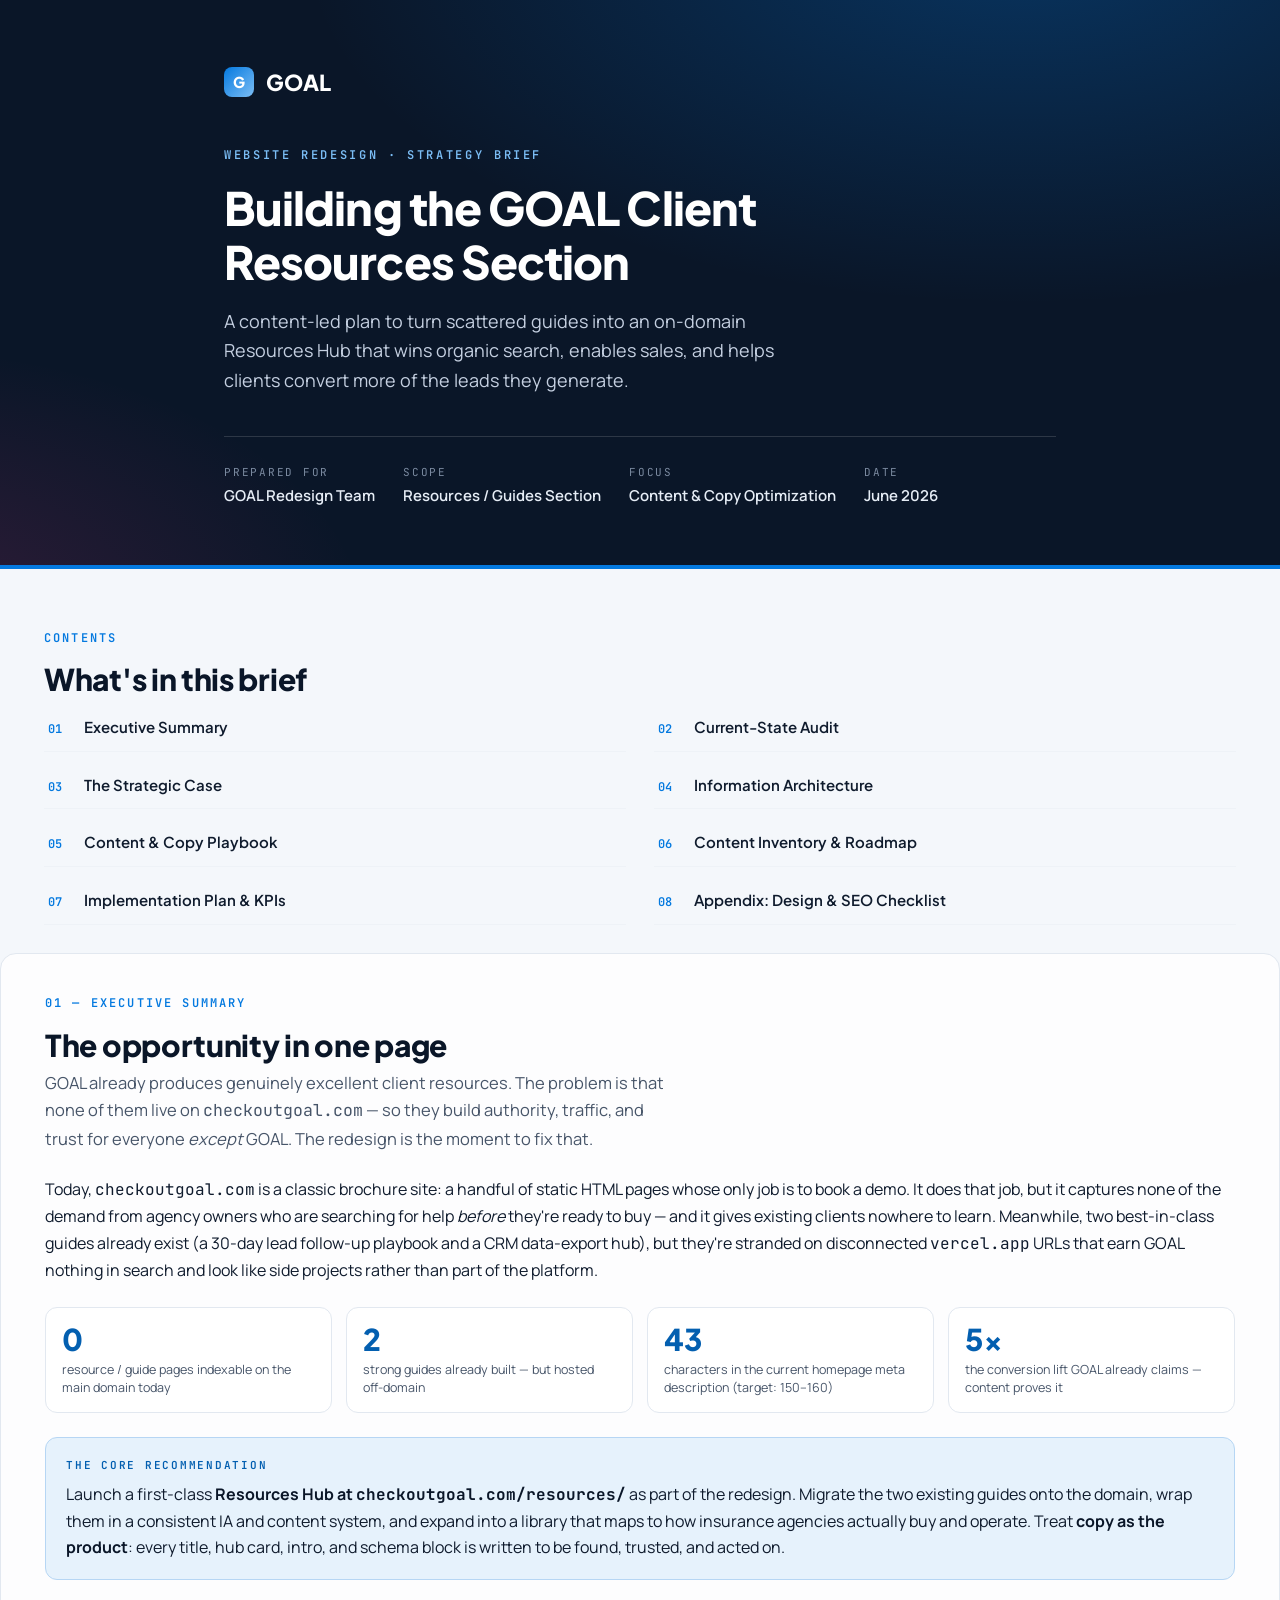
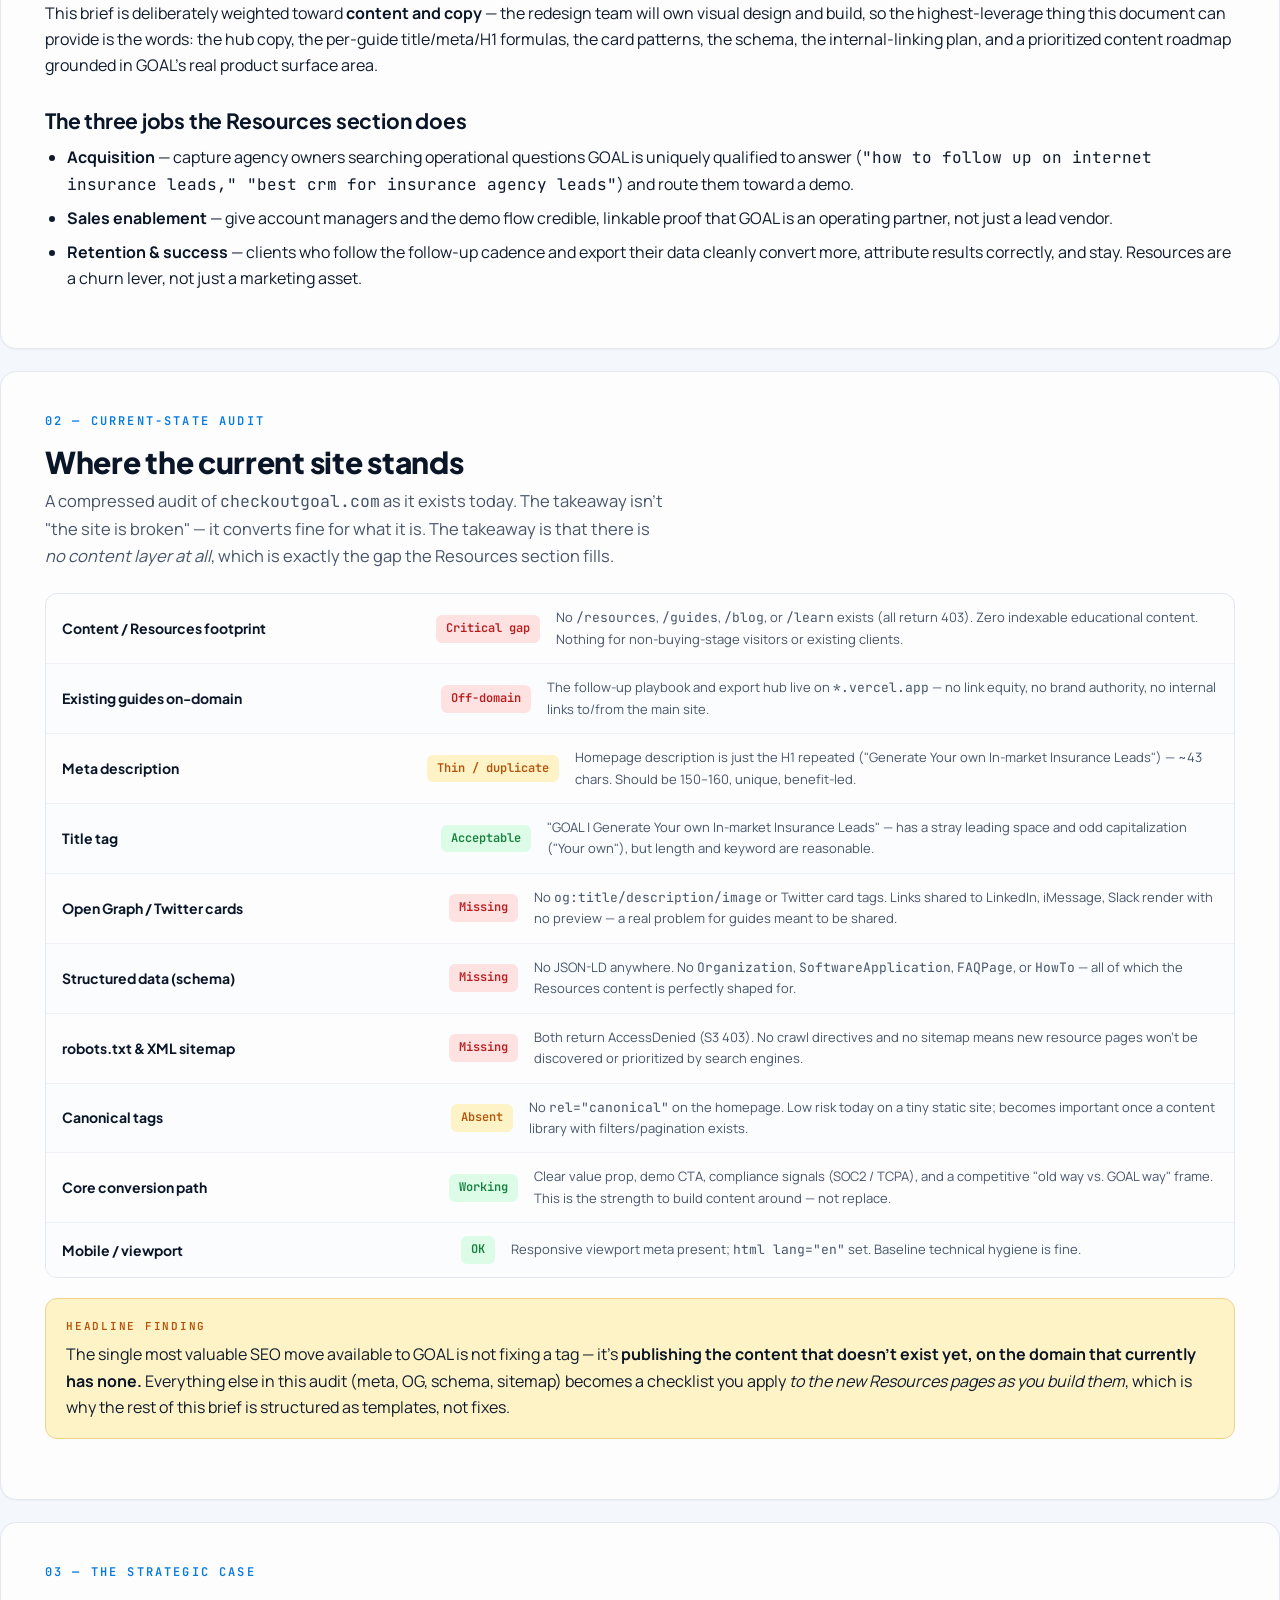
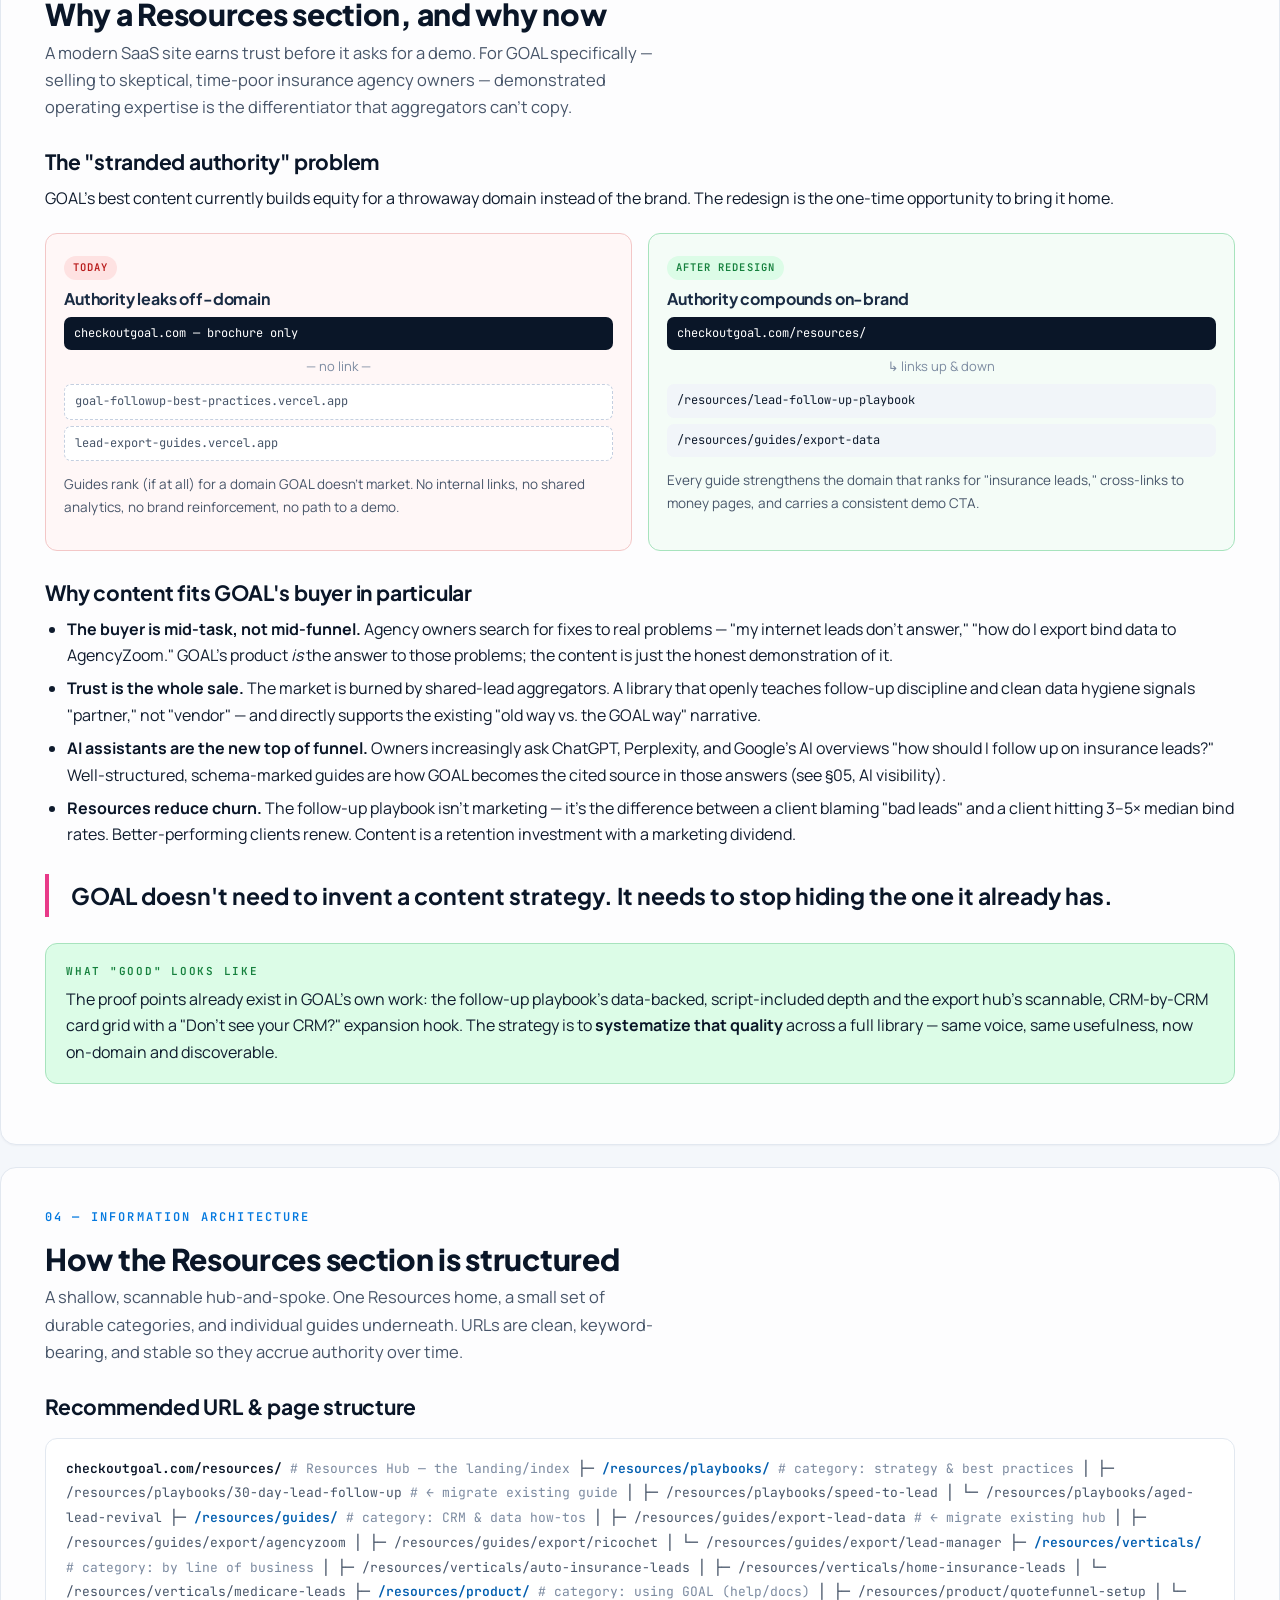
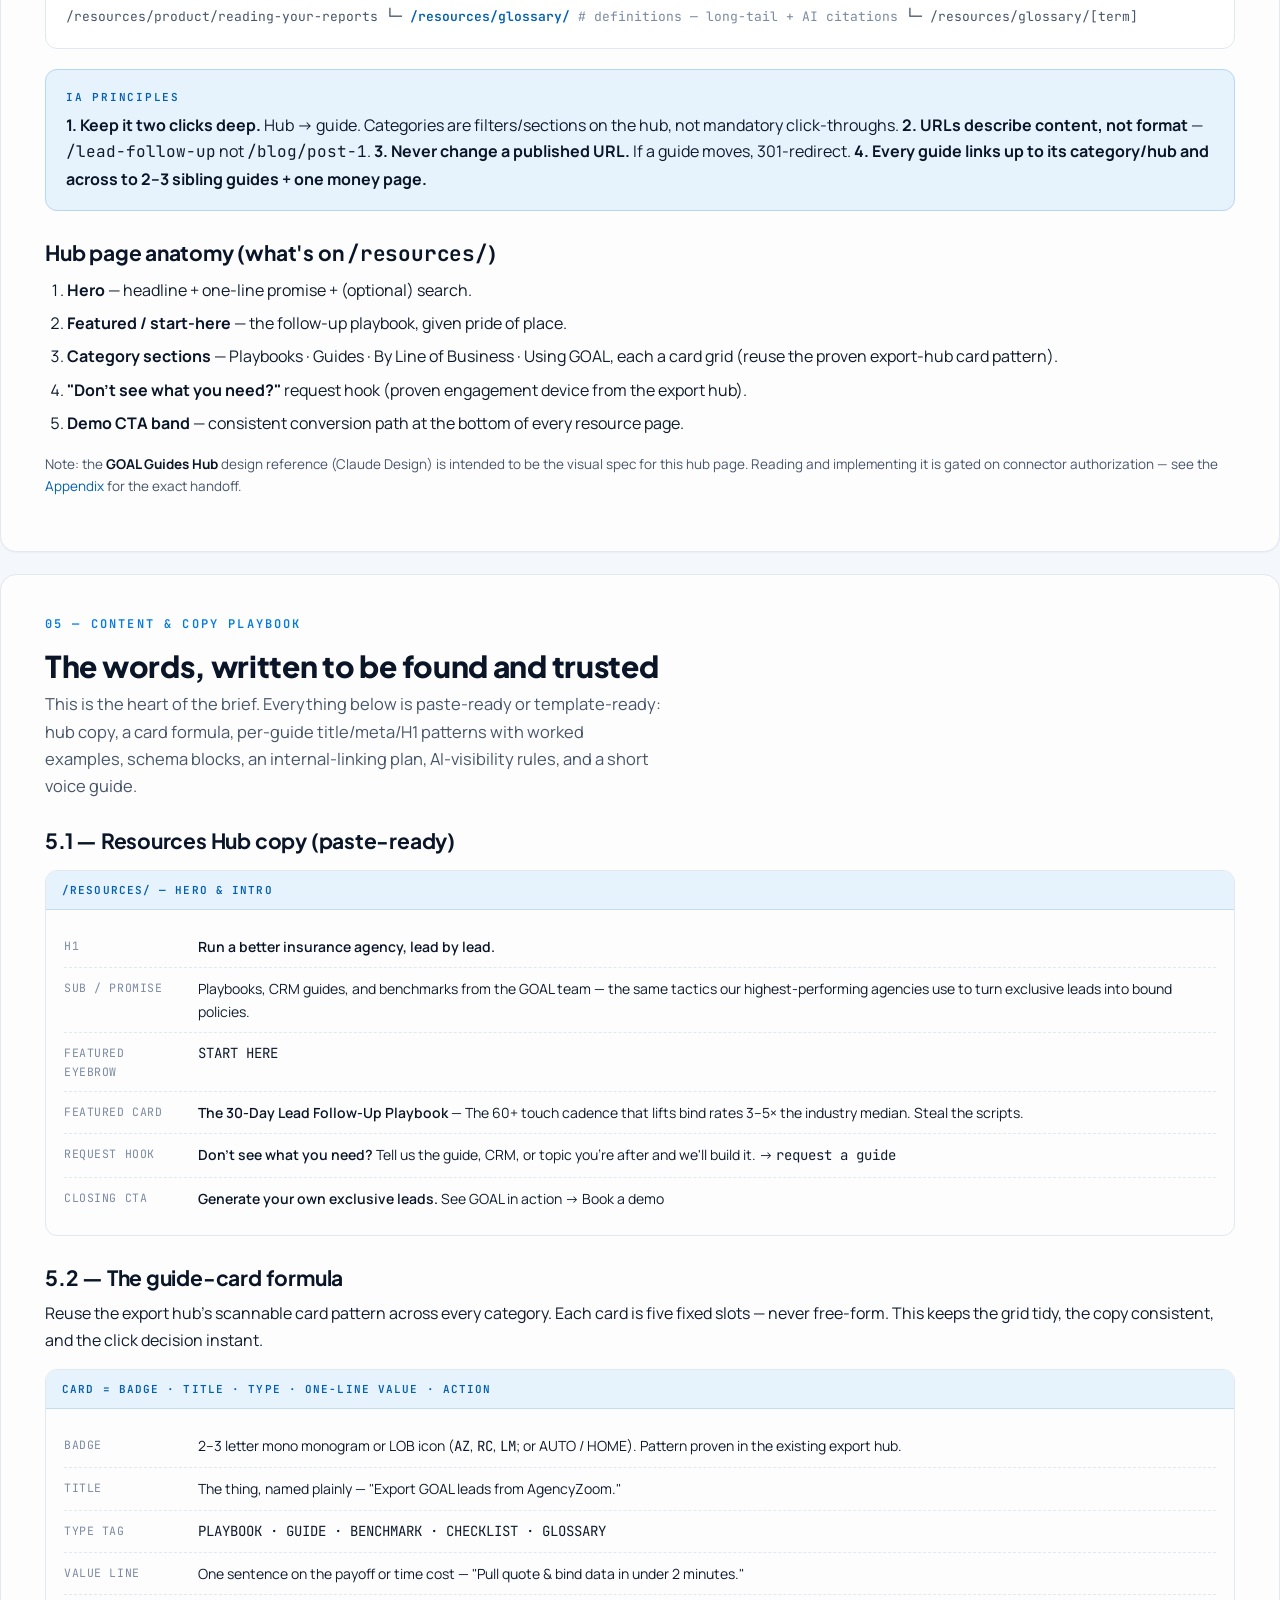
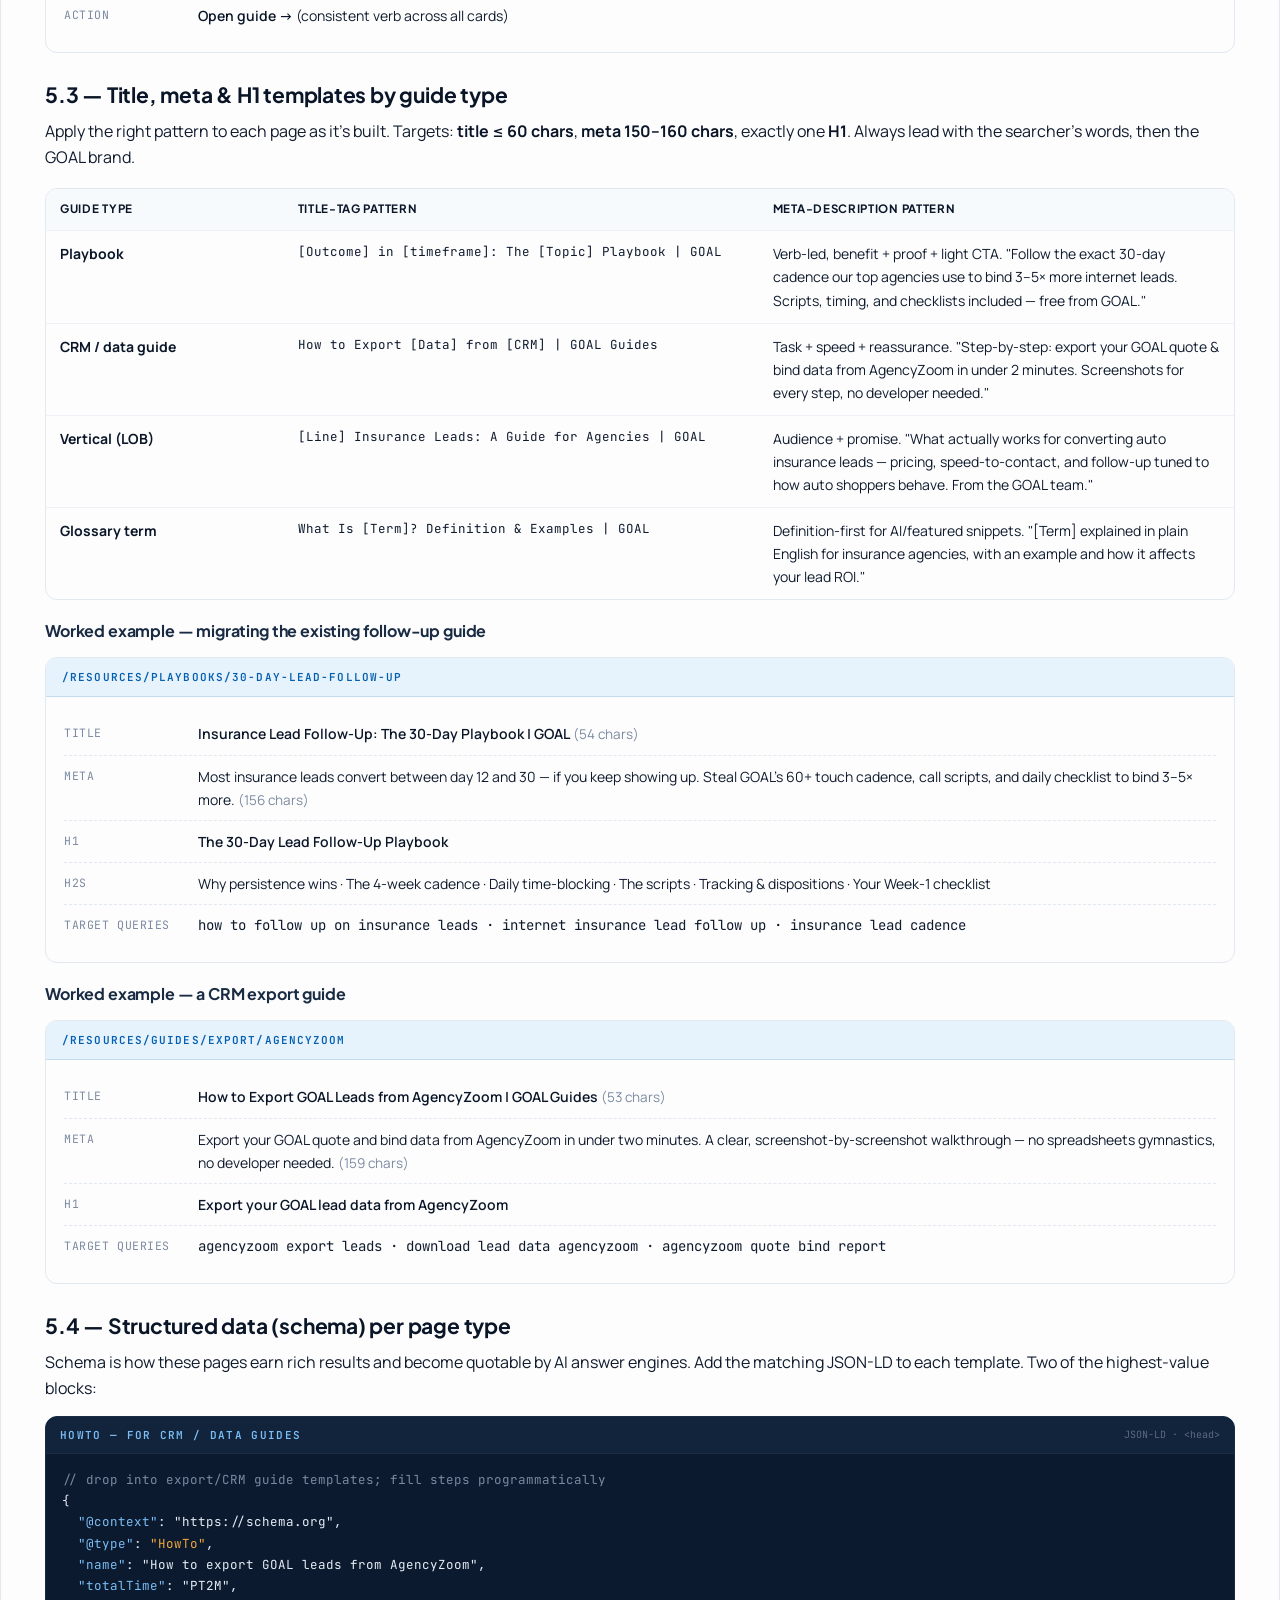
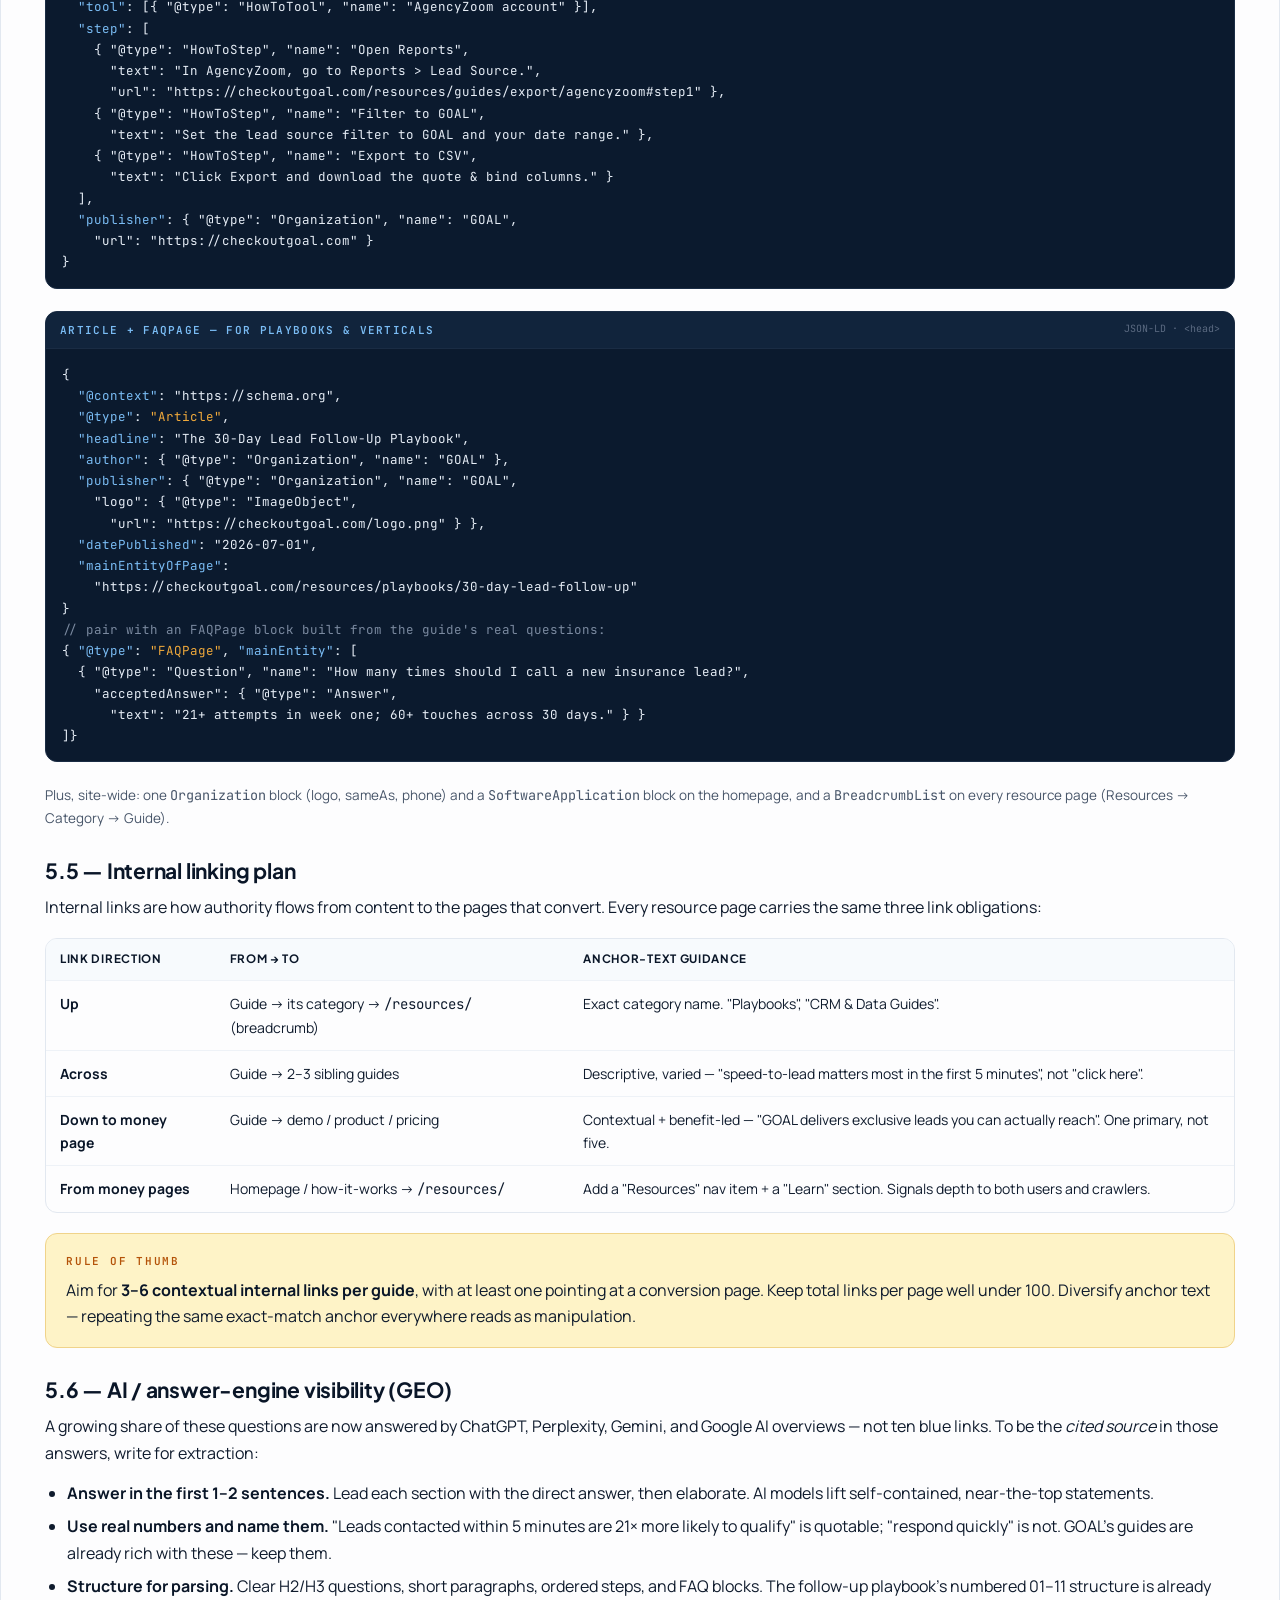
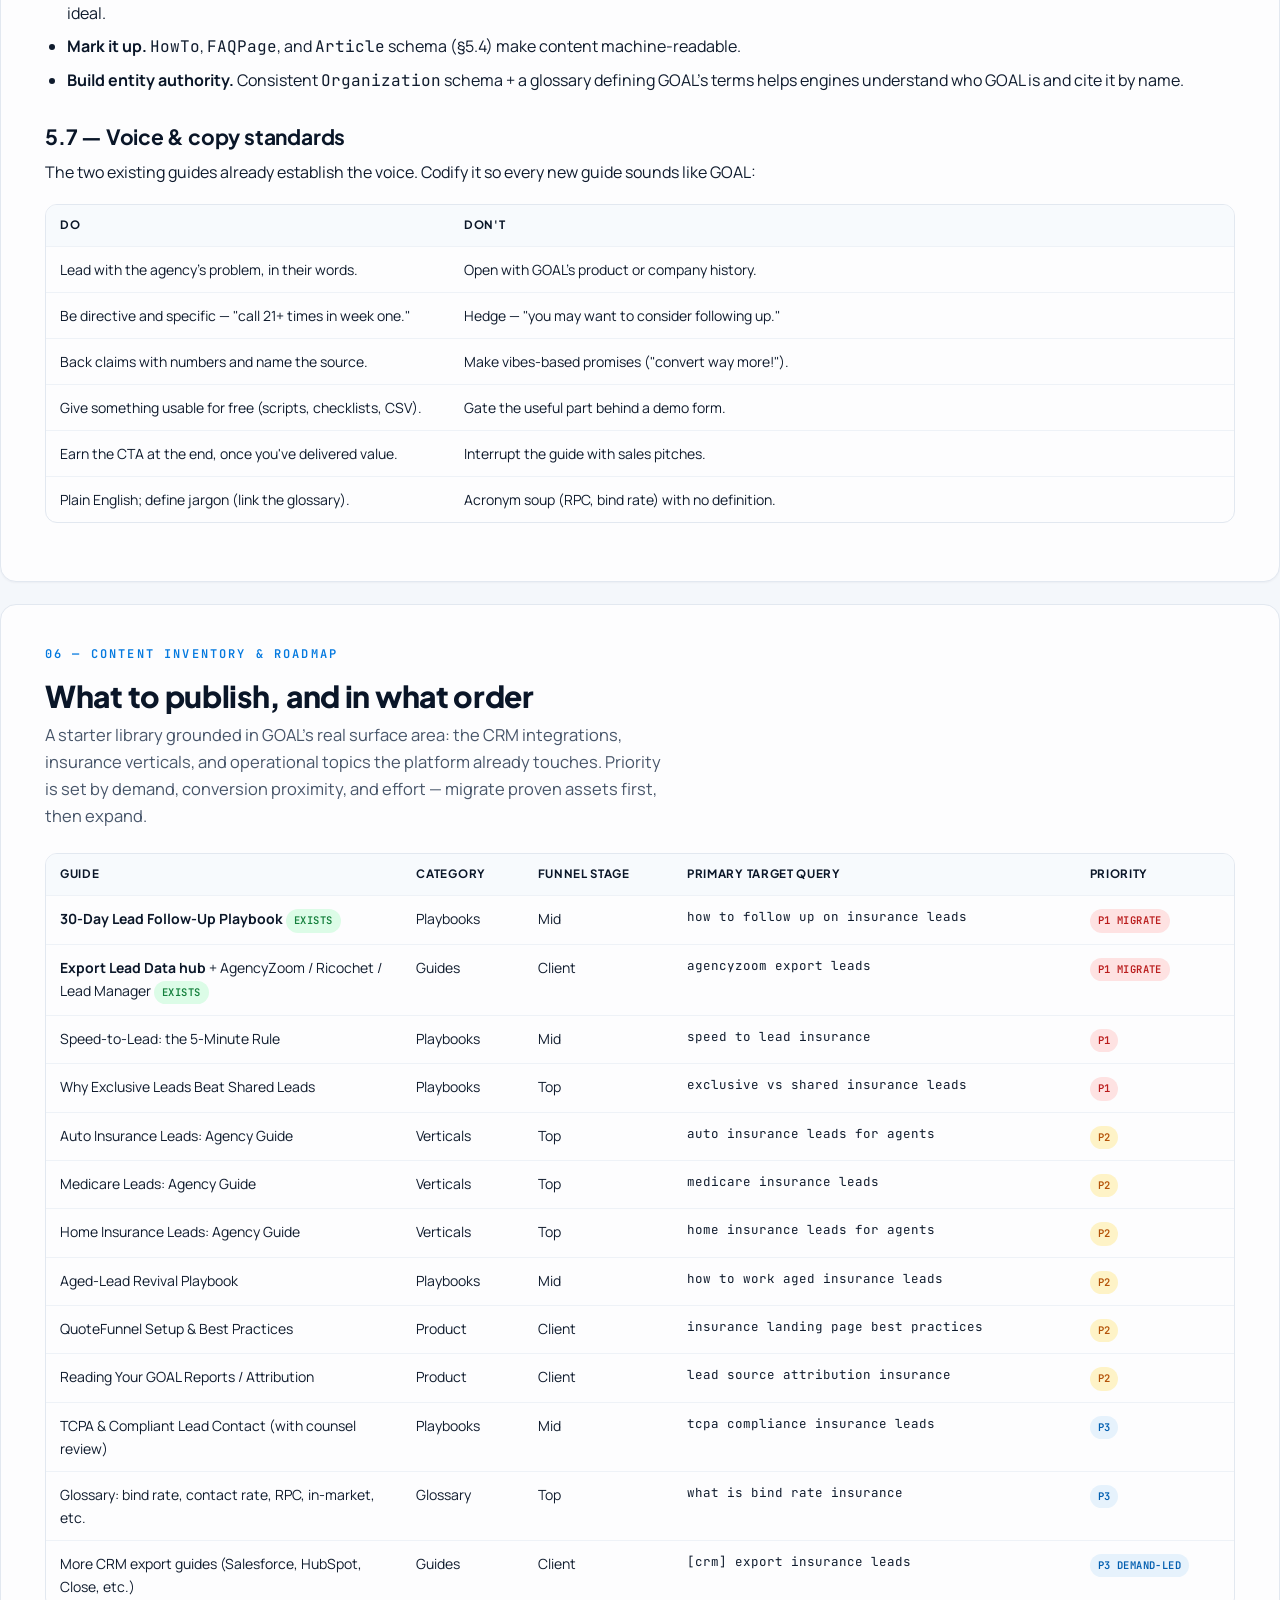
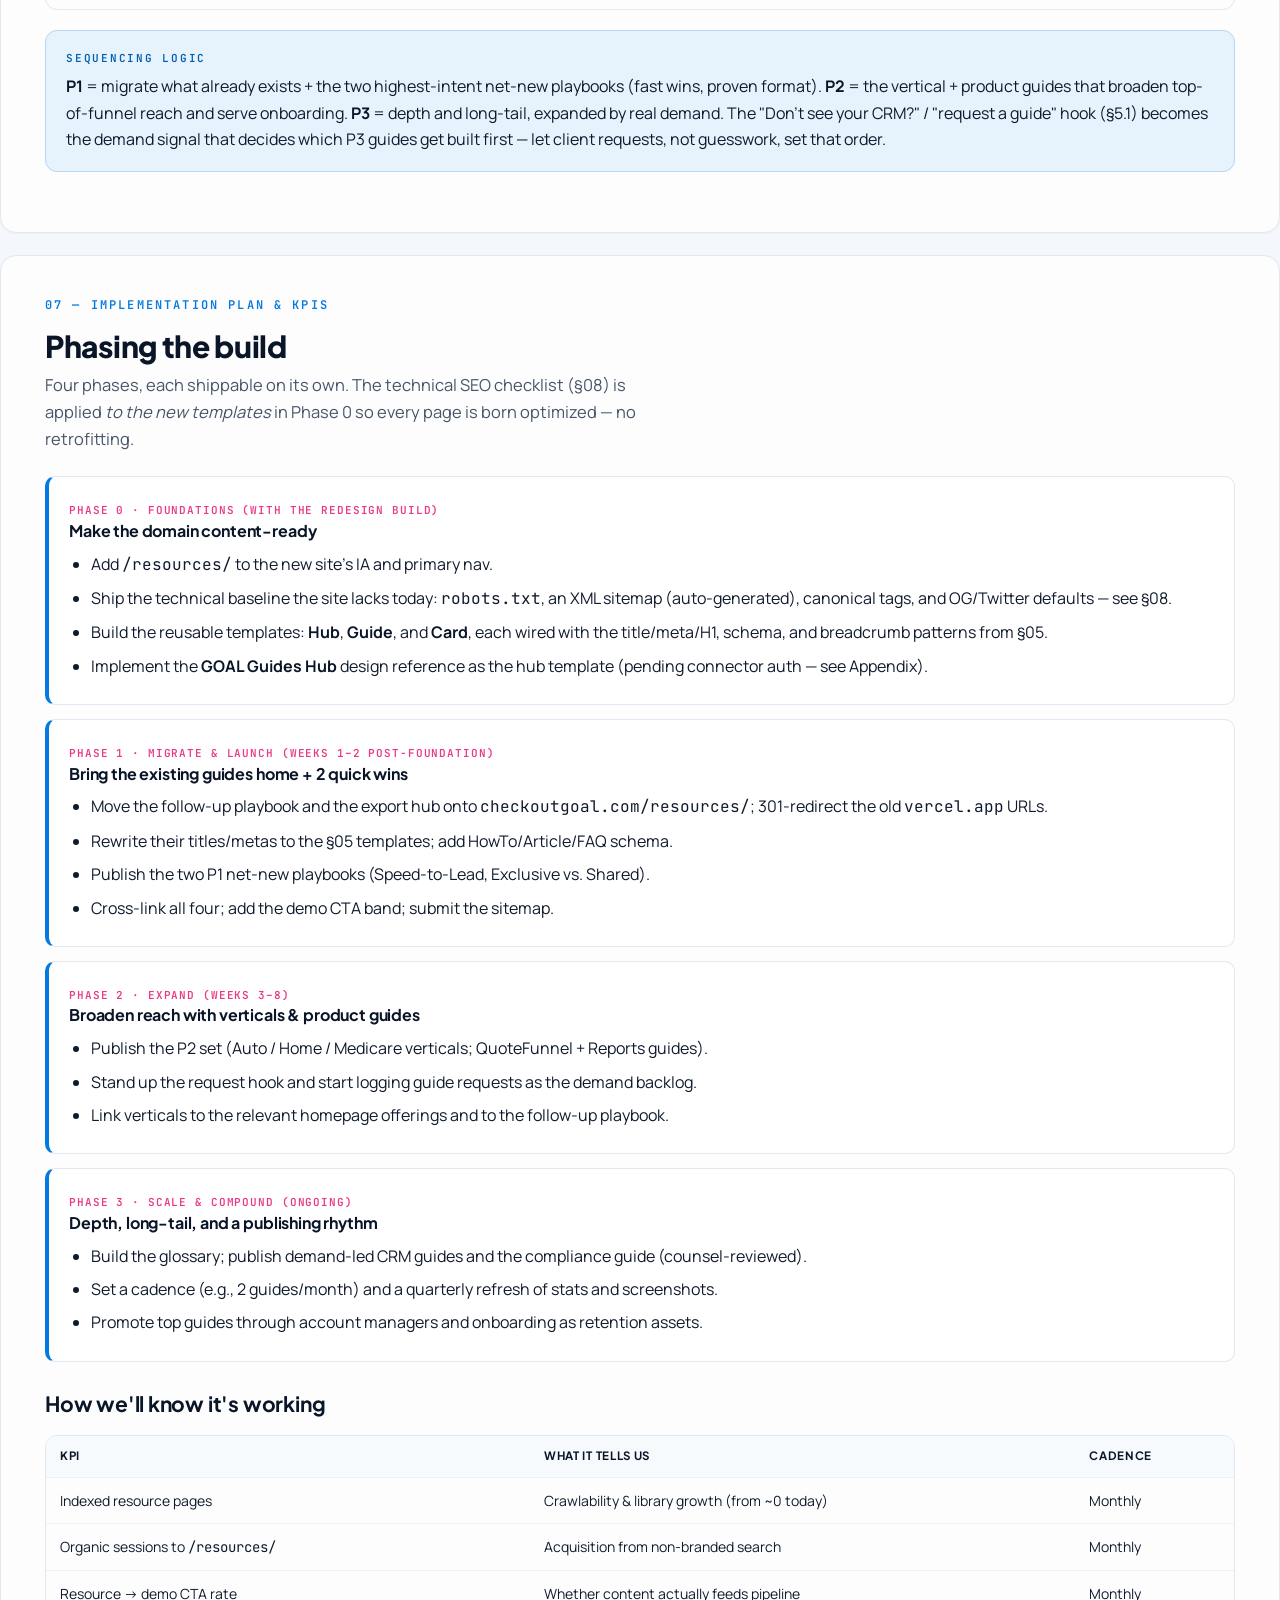
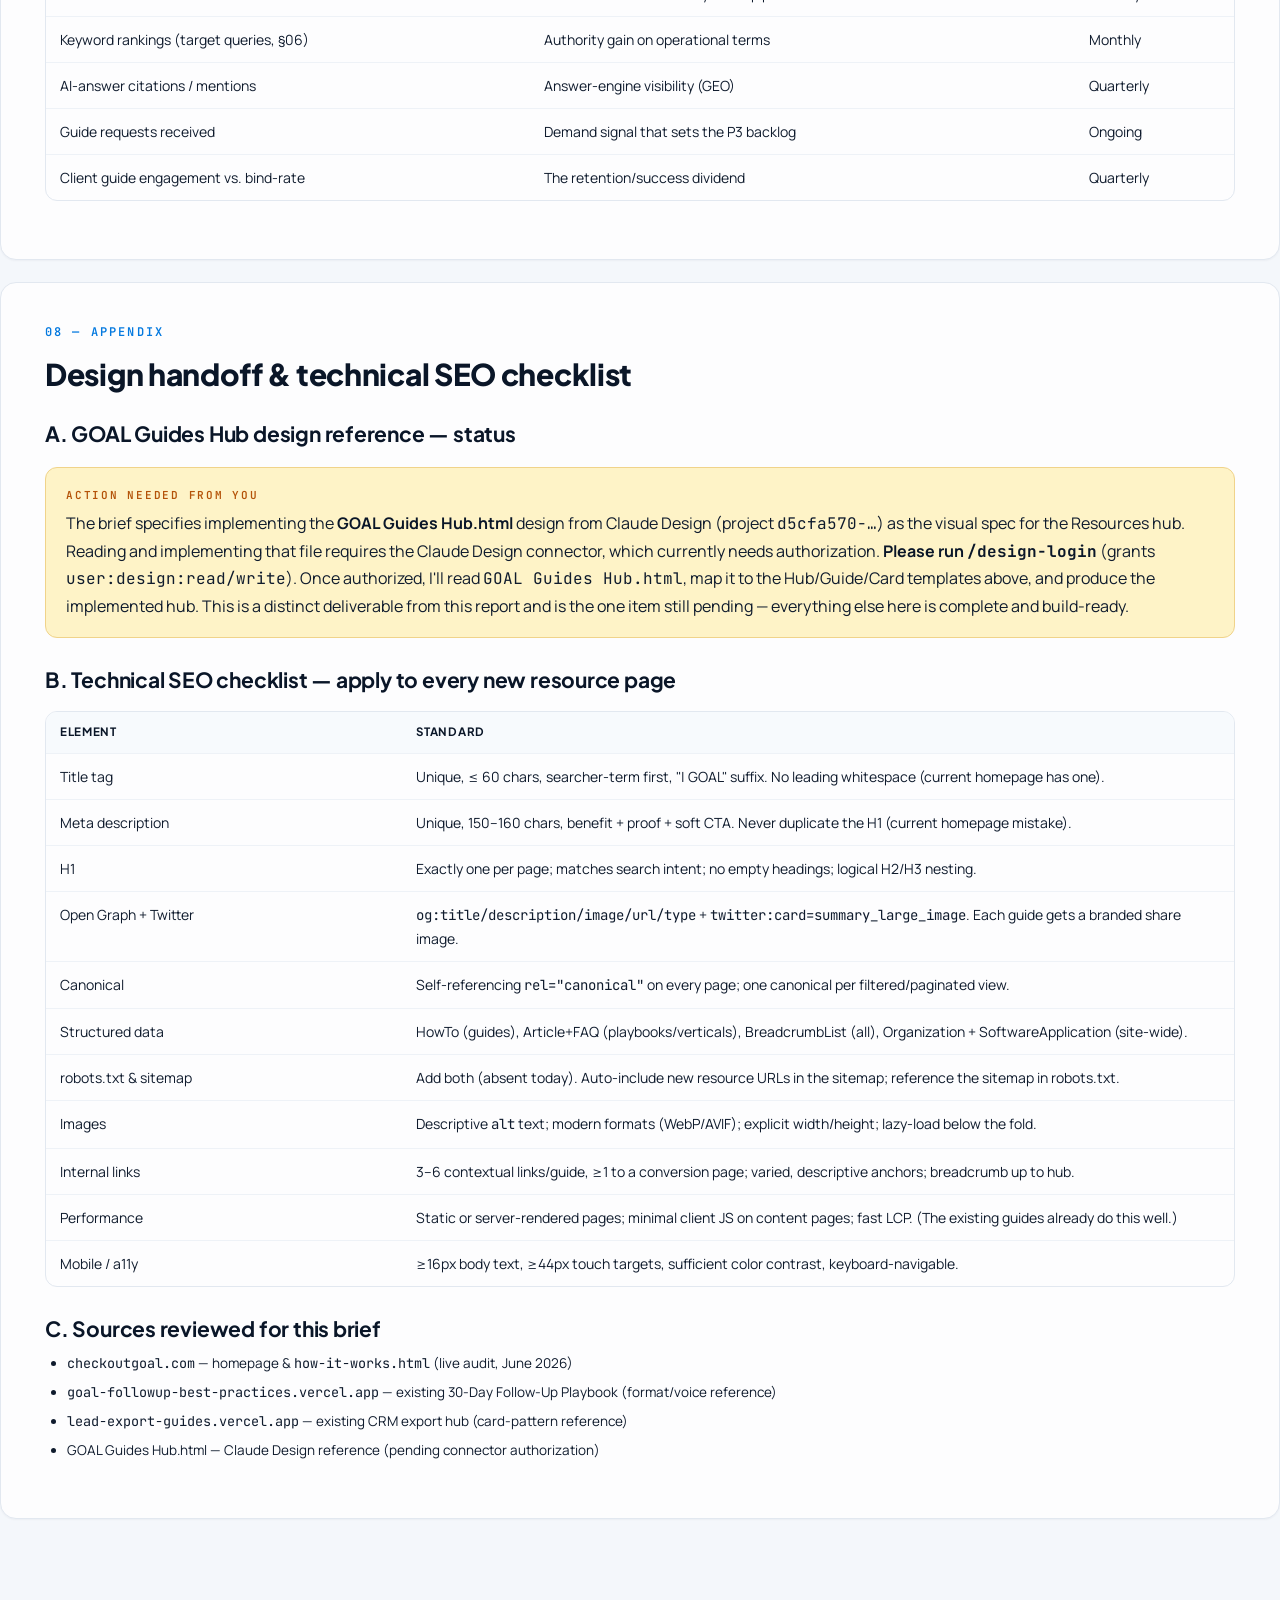
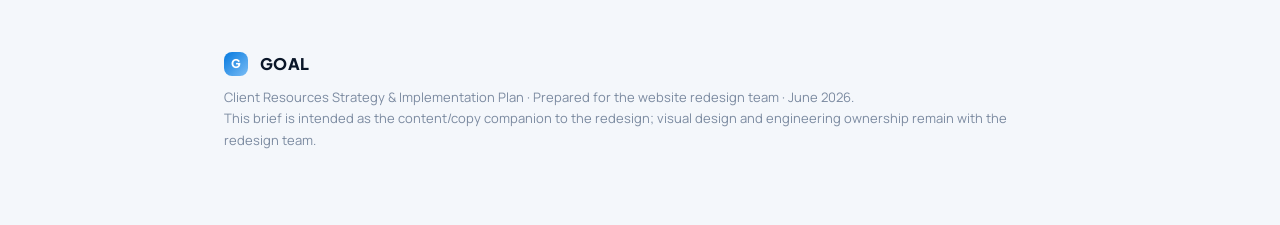
<file: new-goal-website/goal-client-resources-strategy.html>
<!DOCTYPE html>
<html lang="en">
<head>
<meta charset="utf-8">
<meta name="viewport" content="width=device-width, initial-scale=1">
<title>GOAL — Client Resources Strategy &amp; Implementation Plan</title>
<link rel="preconnect" href="https://fonts.googleapis.com">
<link rel="preconnect" href="https://fonts.gstatic.com" crossorigin>
<link href="https://fonts.googleapis.com/css2?family=Plus+Jakarta+Sans:wght@400;500;600;700;800&family=Manrope:wght@400;500;600;700&family=JetBrains+Mono:wght@400;500;600&display=swap" rel="stylesheet">
<style>
  :root{
    --goal-blue:#0479DF;
    --goal-blue-dark:#035FB0;
    --goal-blue-light:#E6F2FC;
    --navy:#0A1628;
    --navy-soft:#1A2C44;
    --magenta:#E83A89;
    --green:#15803D;
    --green-light:#DCFCE7;
    --amber:#B45309;
    --amber-light:#FEF3C7;
    --paper:#FDFDFE;
    --ink:#0F1B2D;
    --ink-soft:#475569;
    --ink-faint:#7B8AA0;
    --line:#E2E8F0;
    --line-soft:#EEF2F7;
    --card:#FFFFFF;
    --sans:'Manrope',system-ui,-apple-system,sans-serif;
    --display:'Plus Jakarta Sans',system-ui,sans-serif;
    --mono:'JetBrains Mono',ui-monospace,monospace;
    --maxw:880px;
  }
  *{box-sizing:border-box}
  html{scroll-behavior:smooth}
  body{
    margin:0;background:#F4F7FB;color:var(--ink);
    font-family:var(--sans);font-size:16px;line-height:1.65;
    -webkit-font-smoothing:antialiased;
  }
  .page{max-width:var(--maxw);margin:0 auto;padding:0 24px}
  h1,h2,h3,h4{font-family:var(--display);color:var(--navy);line-height:1.18;letter-spacing:-.01em;font-weight:700}
  a{color:var(--goal-blue-dark);text-decoration:none}
  a:hover{text-decoration:underline}
  .mono{font-family:var(--mono)}
  .small{font-size:13.5px}

  /* ---------- COVER ---------- */
  .cover{
    background:radial-gradient(1200px 600px at 80% -10%,rgba(4,121,223,.30),transparent 60%),
               radial-gradient(900px 500px at -10% 110%,rgba(232,58,137,.18),transparent 55%),
               var(--navy);
    color:#fff;padding:0;border-bottom:4px solid var(--goal-blue);
  }
  .cover-inner{max-width:var(--maxw);margin:0 auto;padding:64px 24px 56px}
  .brandmark{display:flex;align-items:center;gap:12px;font-family:var(--display);font-weight:800;font-size:22px;letter-spacing:.02em}
  .brandmark .dot{width:30px;height:30px;border-radius:8px;background:linear-gradient(135deg,var(--goal-blue),#7BBDF5);display:flex;align-items:center;justify-content:center;color:#fff;font-size:15px;font-weight:800}
  .eyebrow{font-family:var(--mono);font-size:12px;letter-spacing:.22em;text-transform:uppercase;color:#7BBDF5;font-weight:600}
  .cover h1{color:#fff;font-size:46px;font-weight:800;letter-spacing:-.02em;margin:14px 0 18px;max-width:18ch}
  .cover .lede{font-size:18px;color:#C4CFE0;max-width:54ch;margin:0}
  .cover-meta{display:flex;flex-wrap:wrap;gap:28px;margin-top:40px;padding-top:26px;border-top:1px solid rgba(255,255,255,.14)}
  .cover-meta div span{display:block}
  .cover-meta .k{font-family:var(--mono);font-size:11px;letter-spacing:.16em;text-transform:uppercase;color:#7B8AA0}
  .cover-meta .v{font-size:15px;color:#E6EDF6;font-weight:600;margin-top:3px}

  /* ---------- SECTION SCAFFOLD ---------- */
  main{padding:8px 0 80px}
  section{background:var(--paper);border:1px solid var(--line);border-radius:16px;margin:22px auto;padding:40px 44px;box-shadow:0 1px 2px rgba(10,22,40,.04)}
  section.flush{background:transparent;border:none;box-shadow:none;padding:30px 44px 6px}
  .secnum{font-family:var(--mono);font-size:12px;font-weight:600;letter-spacing:.18em;color:var(--goal-blue);text-transform:uppercase}
  h2.sec{font-size:30px;margin:8px 0 6px;font-weight:800}
  .sec-sub{color:var(--ink-soft);font-size:16.5px;margin:0 0 24px;max-width:62ch}
  h3{font-size:21px;margin:30px 0 10px}
  h4{font-size:16px;margin:22px 0 8px;font-weight:700;color:var(--navy-soft)}
  p{margin:0 0 14px}
  ul,ol{margin:0 0 16px;padding-left:22px}
  li{margin:7px 0}
  strong{color:var(--navy)}

  /* ---------- TOC ---------- */
  .toc{display:grid;grid-template-columns:1fr 1fr;gap:10px 28px;margin-top:6px}
  .toc a{display:flex;gap:12px;align-items:baseline;padding:11px 4px;border-bottom:1px solid var(--line-soft);color:var(--ink)}
  .toc a:hover{color:var(--goal-blue-dark);text-decoration:none}
  .toc .n{font-family:var(--mono);font-size:12px;color:var(--goal-blue);font-weight:600;min-width:24px}
  .toc .t{font-weight:600;font-family:var(--display);font-size:15px}

  /* ---------- CALLOUTS ---------- */
  .callout{border-radius:12px;padding:18px 20px;margin:20px 0;border:1px solid var(--line);background:#fff}
  .callout .lab{font-family:var(--mono);font-size:11px;letter-spacing:.16em;text-transform:uppercase;font-weight:600;margin-bottom:6px;display:block}
  .callout p:last-child{margin-bottom:0}
  .callout.key{background:var(--goal-blue-light);border-color:#B6D6F4}
  .callout.key .lab{color:var(--goal-blue-dark)}
  .callout.warn{background:var(--amber-light);border-color:#F0D38A}
  .callout.warn .lab{color:var(--amber)}
  .callout.win{background:var(--green-light);border-color:#A7E3BD}
  .callout.win .lab{color:var(--green)}

  .pull{font-family:var(--display);font-weight:700;font-size:23px;line-height:1.35;color:var(--navy);border-left:4px solid var(--magenta);padding:6px 0 6px 22px;margin:26px 0}

  /* ---------- METRIC STRIP ---------- */
  .stats{display:grid;grid-template-columns:repeat(4,1fr);gap:14px;margin:24px 0}
  .stat{background:#fff;border:1px solid var(--line);border-radius:12px;padding:16px 16px}
  .stat .num{font-family:var(--display);font-weight:800;font-size:30px;color:var(--goal-blue-dark);line-height:1}
  .stat .lbl{font-size:12.5px;color:var(--ink-soft);margin-top:7px;line-height:1.4}

  /* ---------- TABLES ---------- */
  .tbl-wrap{overflow-x:auto;margin:18px 0;border:1px solid var(--line);border-radius:12px}
  table{border-collapse:collapse;width:100%;font-size:14px}
  th,td{text-align:left;padding:11px 14px;border-bottom:1px solid var(--line-soft);vertical-align:top}
  th{background:#F7FAFD;font-family:var(--display);font-weight:700;font-size:12.5px;color:var(--navy);letter-spacing:.01em;text-transform:uppercase;font-size:11.5px;letter-spacing:.06em}
  tr:last-child td{border-bottom:none}
  td.mono,th.mono{font-family:var(--mono);font-size:12.5px}
  .pill{display:inline-block;font-family:var(--mono);font-size:10.5px;font-weight:600;letter-spacing:.04em;padding:3px 8px;border-radius:999px;text-transform:uppercase;white-space:nowrap}
  .p1{background:#FEE2E2;color:#B91C1C}
  .p2{background:var(--amber-light);color:var(--amber)}
  .p3{background:var(--goal-blue-light);color:var(--goal-blue-dark)}
  .p-done{background:var(--green-light);color:var(--green)}

  /* score grid */
  .scorecard{display:grid;grid-template-columns:1fr;gap:0;border:1px solid var(--line);border-radius:12px;overflow:hidden;margin:20px 0}
  .scorecard .row{display:grid;grid-template-columns:1.3fr auto 2.4fr;gap:16px;padding:13px 16px;border-bottom:1px solid var(--line-soft);align-items:center}
  .scorecard .row:last-child{border-bottom:none}
  .scorecard .row:nth-child(even){background:#FAFCFE}
  .scorecard .dim{font-weight:700;font-family:var(--display);font-size:14px;color:var(--navy)}
  .grade{font-family:var(--mono);font-weight:600;font-size:12px;padding:4px 10px;border-radius:6px;text-align:center;white-space:nowrap}
  .g-crit{background:#FEE2E2;color:#B91C1C}
  .g-weak{background:var(--amber-light);color:var(--amber)}
  .g-ok{background:var(--green-light);color:var(--green)}
  .scorecard .note{font-size:13px;color:var(--ink-soft)}

  /* ---------- COPY / CODE BLOCKS ---------- */
  .paste{background:#0B1A2E;border-radius:12px;border:1px solid #1A2C44;margin:14px 0 22px;overflow:hidden}
  .paste .ph{display:flex;justify-content:space-between;align-items:center;padding:9px 14px;background:#11243C;border-bottom:1px solid #1A2C44}
  .paste .ph .t{font-family:var(--mono);font-size:11px;letter-spacing:.12em;text-transform:uppercase;color:#7BBDF5;font-weight:600}
  .paste .ph .tag{font-family:var(--mono);font-size:10px;color:#5C6B82}
  .paste pre{margin:0;padding:15px 16px;overflow-x:auto;font-family:var(--mono);font-size:12.5px;line-height:1.7;color:#E6EDF6;white-space:pre-wrap;word-break:break-word}
  .paste pre .c{color:#7B8AA0}
  .paste pre .b{color:#7BBDF5}
  .paste pre .m{color:#F0A93B}
  .paste pre .g{color:#7BE0B0}

  .copyset{border:1px solid var(--line);border-radius:12px;padding:0;margin:16px 0;overflow:hidden}
  .copyset .head{background:var(--goal-blue-light);padding:10px 16px;font-family:var(--mono);font-size:11px;letter-spacing:.1em;text-transform:uppercase;color:var(--goal-blue-dark);font-weight:600;border-bottom:1px solid #C4DCF2}
  .copyset .body{padding:16px 18px}
  .field{display:grid;grid-template-columns:120px 1fr;gap:14px;padding:9px 0;border-bottom:1px dashed var(--line);font-size:14px}
  .field:last-child{border-bottom:none}
  .field .fk{font-family:var(--mono);font-size:11.5px;color:var(--ink-faint);text-transform:uppercase;letter-spacing:.05em;padding-top:2px}
  .field .fv{color:var(--ink)}
  .field .fv .ex{color:var(--navy);font-weight:600}

  /* IA tree */
  .tree{font-family:var(--mono);font-size:13px;line-height:1.9;background:#fff;border:1px solid var(--line);border-radius:12px;padding:18px 20px;margin:18px 0;color:var(--ink-soft);overflow-x:auto}
  .tree .root{color:var(--navy);font-weight:600}
  .tree .b{color:var(--goal-blue-dark);font-weight:600}
  .tree .note{color:var(--ink-faint)}

  /* phased plan */
  .phase{border:1px solid var(--line);border-left:4px solid var(--goal-blue);border-radius:10px;padding:18px 20px;margin:14px 0;background:#fff}
  .phase h4{margin:0 0 4px;font-size:16px;color:var(--navy)}
  .phase .when{font-family:var(--mono);font-size:11px;color:var(--magenta);letter-spacing:.08em;text-transform:uppercase;font-weight:600}
  .phase ul{margin:10px 0 0}

  /* stranded diagram */
  .diagram{display:grid;grid-template-columns:1fr 1fr;gap:16px;margin:22px 0}
  .diagram .col{border:1px solid var(--line);border-radius:12px;padding:18px;background:#fff}
  .diagram .col.bad{border-color:#F3C7C7;background:#FFF7F7}
  .diagram .col.good{border-color:#A7E3BD;background:#F4FCF7}
  .diagram .col h4{margin-top:0}
  .diagram .col .tag{font-family:var(--mono);font-size:10.5px;letter-spacing:.1em;text-transform:uppercase;font-weight:600;padding:3px 9px;border-radius:999px;display:inline-block;margin-bottom:10px}
  .diagram .bad .tag{background:#FEE2E2;color:#B91C1C}
  .diagram .good .tag{background:var(--green-light);color:var(--green)}
  .node{font-family:var(--mono);font-size:12px;padding:7px 10px;border-radius:7px;margin:6px 0;background:#F1F5F9;color:var(--ink)}
  .node.dom{background:var(--navy);color:#fff}
  .node.off{background:#fff;border:1px dashed #C4CFE0;color:var(--ink-soft)}
  .flow{text-align:center;color:var(--ink-faint);font-size:13px;margin:3px 0}

  hr.div{border:none;border-top:1px solid var(--line);margin:30px 0}

  footer{max-width:var(--maxw);margin:0 auto;padding:30px 24px 60px;color:var(--ink-faint);font-size:13px}
  footer .brandmark{color:var(--navy);font-size:16px;margin-bottom:10px}
  footer .brandmark .dot{width:24px;height:24px;font-size:12px}

  @media (max-width:720px){
    .toc,.stats,.diagram{grid-template-columns:1fr}
    .stats{grid-template-columns:1fr 1fr}
    section{padding:28px 22px}
    .cover h1{font-size:34px}
    .field{grid-template-columns:1fr}
    .scorecard .row{grid-template-columns:1fr auto}
    .scorecard .note{grid-column:1/-1}
  }
  @media print{
    body{background:#fff;font-size:11.5px}
    section{break-inside:avoid;box-shadow:none;border-color:#ddd;margin:10px auto}
    .cover{break-after:page}
    section{break-after:auto}
    h2.sec{break-after:avoid}
    .paste{break-inside:avoid}
    a{color:var(--ink)}
  }
</style>
</head>
<body>

<!-- ======================= COVER ======================= -->
<header class="cover">
  <div class="cover-inner">
    <div class="brandmark"><span class="dot">G</span> GOAL</div>
    <p class="eyebrow" style="margin-top:46px">Website Redesign · Strategy Brief</p>
    <h1>Building the GOAL Client Resources Section</h1>
    <p class="lede">A content-led plan to turn scattered guides into an on-domain Resources Hub that wins organic search, enables sales, and helps clients convert more of the leads they generate.</p>
    <div class="cover-meta">
      <div><span class="k">Prepared for</span><span class="v">GOAL Redesign Team</span></div>
      <div><span class="k">Scope</span><span class="v">Resources / Guides Section</span></div>
      <div><span class="k">Focus</span><span class="v">Content &amp; Copy Optimization</span></div>
      <div><span class="k">Date</span><span class="v">June 2026</span></div>
    </div>
  </div>
</header>

<main>

<!-- ======================= CONTENTS ======================= -->
<section class="flush" id="contents">
  <p class="secnum">Contents</p>
  <h2 class="sec">What's in this brief</h2>
  <nav class="toc">
    <a href="#summary"><span class="n">01</span><span class="t">Executive Summary</span></a>
    <a href="#audit"><span class="n">02</span><span class="t">Current-State Audit</span></a>
    <a href="#case"><span class="n">03</span><span class="t">The Strategic Case</span></a>
    <a href="#ia"><span class="n">04</span><span class="t">Information Architecture</span></a>
    <a href="#copy"><span class="n">05</span><span class="t">Content &amp; Copy Playbook</span></a>
    <a href="#inventory"><span class="n">06</span><span class="t">Content Inventory &amp; Roadmap</span></a>
    <a href="#plan"><span class="n">07</span><span class="t">Implementation Plan &amp; KPIs</span></a>
    <a href="#appendix"><span class="n">08</span><span class="t">Appendix: Design &amp; SEO Checklist</span></a>
  </nav>
</section>

<!-- ======================= 01 EXEC SUMMARY ======================= -->
<section id="summary">
  <p class="secnum">01 — Executive Summary</p>
  <h2 class="sec">The opportunity in one page</h2>
  <p class="sec-sub">GOAL already produces genuinely excellent client resources. The problem is that none of them live on <span class="mono">checkoutgoal.com</span> — so they build authority, traffic, and trust for everyone <em>except</em> GOAL. The redesign is the moment to fix that.</p>

  <p>Today, <span class="mono">checkoutgoal.com</span> is a classic brochure site: a handful of static HTML pages whose only job is to book a demo. It does that job, but it captures none of the demand from agency owners who are searching for help <em>before</em> they're ready to buy — and it gives existing clients nowhere to learn. Meanwhile, two best-in-class guides already exist (a 30-day lead follow-up playbook and a CRM data-export hub), but they're stranded on disconnected <span class="mono">vercel.app</span> URLs that earn GOAL nothing in search and look like side projects rather than part of the platform.</p>

  <div class="stats">
    <div class="stat"><div class="num">0</div><div class="lbl">resource / guide pages indexable on the main domain today</div></div>
    <div class="stat"><div class="num">2</div><div class="lbl">strong guides already built — but hosted off-domain</div></div>
    <div class="stat"><div class="num">43</div><div class="lbl">characters in the current homepage meta description (target: 150–160)</div></div>
    <div class="stat"><div class="num">5×</div><div class="lbl">the conversion lift GOAL already claims — content proves it</div></div>
  </div>

  <div class="callout key">
    <span class="lab">The core recommendation</span>
    <p>Launch a first-class <strong>Resources Hub at <span class="mono">checkoutgoal.com/resources/</span></strong> as part of the redesign. Migrate the two existing guides onto the domain, wrap them in a consistent IA and content system, and expand into a library that maps to how insurance agencies actually buy and operate. Treat <strong>copy as the product</strong>: every title, hub card, intro, and schema block is written to be found, trusted, and acted on.</p>
  </div>

  <p>This brief is deliberately weighted toward <strong>content and copy</strong> — the redesign team will own visual design and build, so the highest-leverage thing this document can provide is the words: the hub copy, the per-guide title/meta/H1 formulas, the card patterns, the schema, the internal-linking plan, and a prioritized content roadmap grounded in GOAL's real product surface area.</p>

  <h3>The three jobs the Resources section does</h3>
  <ul>
    <li><strong>Acquisition</strong> — capture agency owners searching operational questions GOAL is uniquely qualified to answer (<span class="mono">"how to follow up on internet insurance leads," "best crm for insurance agency leads"</span>) and route them toward a demo.</li>
    <li><strong>Sales enablement</strong> — give account managers and the demo flow credible, linkable proof that GOAL is an operating partner, not just a lead vendor.</li>
    <li><strong>Retention &amp; success</strong> — clients who follow the follow-up cadence and export their data cleanly convert more, attribute results correctly, and stay. Resources are a churn lever, not just a marketing asset.</li>
  </ul>
</section>

<!-- ======================= 02 AUDIT ======================= -->
<section id="audit">
  <p class="secnum">02 — Current-State Audit</p>
  <h2 class="sec">Where the current site stands</h2>
  <p class="sec-sub">A compressed audit of <span class="mono">checkoutgoal.com</span> as it exists today. The takeaway isn't "the site is broken" — it converts fine for what it is. The takeaway is that there is <em>no content layer at all</em>, which is exactly the gap the Resources section fills.</p>

  <div class="scorecard">
    <div class="row"><span class="dim">Content / Resources footprint</span><span class="grade g-crit">Critical gap</span><span class="note">No <span class="mono">/resources</span>, <span class="mono">/guides</span>, <span class="mono">/blog</span>, or <span class="mono">/learn</span> exists (all return 403). Zero indexable educational content. Nothing for non-buying-stage visitors or existing clients.</span></div>
    <div class="row"><span class="dim">Existing guides on-domain</span><span class="grade g-crit">Off-domain</span><span class="note">The follow-up playbook and export hub live on <span class="mono">*.vercel.app</span> — no link equity, no brand authority, no internal links to/from the main site.</span></div>
    <div class="row"><span class="dim">Meta description</span><span class="grade g-weak">Thin / duplicate</span><span class="note">Homepage description is just the H1 repeated ("Generate Your own In-market Insurance Leads") — ~43 chars. Should be 150–160, unique, benefit-led.</span></div>
    <div class="row"><span class="dim">Title tag</span><span class="grade g-ok">Acceptable</span><span class="note">"GOAL | Generate Your own In-market Insurance Leads" — has a stray leading space and odd capitalization ("Your own"), but length and keyword are reasonable.</span></div>
    <div class="row"><span class="dim">Open Graph / Twitter cards</span><span class="grade g-crit">Missing</span><span class="note">No <span class="mono">og:title/description/image</span> or Twitter card tags. Links shared to LinkedIn, iMessage, Slack render with no preview — a real problem for guides meant to be shared.</span></div>
    <div class="row"><span class="dim">Structured data (schema)</span><span class="grade g-crit">Missing</span><span class="note">No JSON-LD anywhere. No <span class="mono">Organization</span>, <span class="mono">SoftwareApplication</span>, <span class="mono">FAQPage</span>, or <span class="mono">HowTo</span> — all of which the Resources content is perfectly shaped for.</span></div>
    <div class="row"><span class="dim">robots.txt &amp; XML sitemap</span><span class="grade g-crit">Missing</span><span class="note">Both return AccessDenied (S3 403). No crawl directives and no sitemap means new resource pages won't be discovered or prioritized by search engines.</span></div>
    <div class="row"><span class="dim">Canonical tags</span><span class="grade g-weak">Absent</span><span class="note">No <span class="mono">rel="canonical"</span> on the homepage. Low risk today on a tiny static site; becomes important once a content library with filters/pagination exists.</span></div>
    <div class="row"><span class="dim">Core conversion path</span><span class="grade g-ok">Working</span><span class="note">Clear value prop, demo CTA, compliance signals (SOC2 / TCPA), and a competitive "old way vs. GOAL way" frame. This is the strength to build content around — not replace.</span></div>
    <div class="row"><span class="dim">Mobile / viewport</span><span class="grade g-ok">OK</span><span class="note">Responsive viewport meta present; <span class="mono">html lang="en"</span> set. Baseline technical hygiene is fine.</span></div>
  </div>

  <div class="callout warn">
    <span class="lab">Headline finding</span>
    <p>The single most valuable SEO move available to GOAL is not fixing a tag — it's <strong>publishing the content that doesn't exist yet, on the domain that currently has none.</strong> Everything else in this audit (meta, OG, schema, sitemap) becomes a checklist you apply <em>to the new Resources pages as you build them</em>, which is why the rest of this brief is structured as templates, not fixes.</p>
  </div>
</section>

<!-- ======================= 03 STRATEGIC CASE ======================= -->
<section id="case">
  <p class="secnum">03 — The Strategic Case</p>
  <h2 class="sec">Why a Resources section, and why now</h2>
  <p class="sec-sub">A modern SaaS site earns trust before it asks for a demo. For GOAL specifically — selling to skeptical, time-poor insurance agency owners — demonstrated operating expertise is the differentiator that aggregators can't copy.</p>

  <h3>The "stranded authority" problem</h3>
  <p>GOAL's best content currently builds equity for a throwaway domain instead of the brand. The redesign is the one-time opportunity to bring it home.</p>

  <div class="diagram">
    <div class="col bad">
      <span class="tag">Today</span>
      <h4>Authority leaks off-domain</h4>
      <div class="node dom">checkoutgoal.com — brochure only</div>
      <div class="flow">— no link —</div>
      <div class="node off">goal-followup-best-practices.vercel.app</div>
      <div class="node off">lead-export-guides.vercel.app</div>
      <p class="small" style="margin-top:12px;color:var(--ink-soft)">Guides rank (if at all) for a domain GOAL doesn't market. No internal links, no shared analytics, no brand reinforcement, no path to a demo.</p>
    </div>
    <div class="col good">
      <span class="tag">After redesign</span>
      <h4>Authority compounds on-brand</h4>
      <div class="node dom">checkoutgoal.com/resources/</div>
      <div class="flow">↳ links up &amp; down</div>
      <div class="node">/resources/lead-follow-up-playbook</div>
      <div class="node">/resources/guides/export-data</div>
      <p class="small" style="margin-top:12px;color:var(--ink-soft)">Every guide strengthens the domain that ranks for "insurance leads," cross-links to money pages, and carries a consistent demo CTA.</p>
    </div>
  </div>

  <h3>Why content fits GOAL's buyer in particular</h3>
  <ul>
    <li><strong>The buyer is mid-task, not mid-funnel.</strong> Agency owners search for fixes to real problems — "my internet leads don't answer," "how do I export bind data to AgencyZoom." GOAL's product <em>is</em> the answer to those problems; the content is just the honest demonstration of it.</li>
    <li><strong>Trust is the whole sale.</strong> The market is burned by shared-lead aggregators. A library that openly teaches follow-up discipline and clean data hygiene signals "partner," not "vendor" — and directly supports the existing "old way vs. the GOAL way" narrative.</li>
    <li><strong>AI assistants are the new top of funnel.</strong> Owners increasingly ask ChatGPT, Perplexity, and Google's AI overviews "how should I follow up on insurance leads?" Well-structured, schema-marked guides are how GOAL becomes the cited source in those answers (see §05, AI visibility).</li>
    <li><strong>Resources reduce churn.</strong> The follow-up playbook isn't marketing — it's the difference between a client blaming "bad leads" and a client hitting 3–5× median bind rates. Better-performing clients renew. Content is a retention investment with a marketing dividend.</li>
  </ul>

  <p class="pull">GOAL doesn't need to invent a content strategy. It needs to stop hiding the one it already has.</p>

  <div class="callout win">
    <span class="lab">What "good" looks like</span>
    <p>The proof points already exist in GOAL's own work: the follow-up playbook's data-backed, script-included depth and the export hub's scannable, CRM-by-CRM card grid with a "Don't see your CRM?" expansion hook. The strategy is to <strong>systematize that quality</strong> across a full library — same voice, same usefulness, now on-domain and discoverable.</p>
  </div>
</section>

<!-- ======================= 04 IA ======================= -->
<section id="ia">
  <p class="secnum">04 — Information Architecture</p>
  <h2 class="sec">How the Resources section is structured</h2>
  <p class="sec-sub">A shallow, scannable hub-and-spoke. One Resources home, a small set of durable categories, and individual guides underneath. URLs are clean, keyword-bearing, and stable so they accrue authority over time.</p>

  <h3>Recommended URL &amp; page structure</h3>
  <div class="tree">
<span class="root">checkoutgoal.com/resources/</span>            <span class="note"># Resources Hub — the landing/index</span>
├─ <span class="b">/resources/playbooks/</span>          <span class="note"># category: strategy &amp; best practices</span>
│   ├─ /resources/playbooks/30-day-lead-follow-up   <span class="note"># ← migrate existing guide</span>
│   ├─ /resources/playbooks/speed-to-lead
│   └─ /resources/playbooks/aged-lead-revival
├─ <span class="b">/resources/guides/</span>             <span class="note"># category: CRM &amp; data how-tos</span>
│   ├─ /resources/guides/export-lead-data           <span class="note"># ← migrate existing hub</span>
│   ├─ /resources/guides/export/agencyzoom
│   ├─ /resources/guides/export/ricochet
│   └─ /resources/guides/export/lead-manager
├─ <span class="b">/resources/verticals/</span>          <span class="note"># category: by line of business</span>
│   ├─ /resources/verticals/auto-insurance-leads
│   ├─ /resources/verticals/home-insurance-leads
│   └─ /resources/verticals/medicare-leads
├─ <span class="b">/resources/product/</span>            <span class="note"># category: using GOAL (help/docs)</span>
│   ├─ /resources/product/quotefunnel-setup
│   └─ /resources/product/reading-your-reports
└─ <span class="b">/resources/glossary/</span>           <span class="note"># definitions — long-tail + AI citations</span>
    └─ /resources/glossary/[term]
  </div>

  <div class="callout key">
    <span class="lab">IA principles</span>
    <p><strong>1. Keep it two clicks deep.</strong> Hub → guide. Categories are filters/sections on the hub, not mandatory click-throughs. <strong>2. URLs describe content, not format</strong> — <span class="mono">/lead-follow-up</span> not <span class="mono">/blog/post-1</span>. <strong>3. Never change a published URL.</strong> If a guide moves, 301-redirect. <strong>4. Every guide links up to its category/hub and across to 2–3 sibling guides + one money page.</strong></p>
  </div>

  <h3>Hub page anatomy (what's on <span class="mono">/resources/</span>)</h3>
  <ol>
    <li><strong>Hero</strong> — headline + one-line promise + (optional) search.</li>
    <li><strong>Featured / start-here</strong> — the follow-up playbook, given pride of place.</li>
    <li><strong>Category sections</strong> — Playbooks · Guides · By Line of Business · Using GOAL, each a card grid (reuse the proven export-hub card pattern).</li>
    <li><strong>"Don't see what you need?"</strong> request hook (proven engagement device from the export hub).</li>
    <li><strong>Demo CTA band</strong> — consistent conversion path at the bottom of every resource page.</li>
  </ol>
  <p class="small" style="color:var(--ink-soft)">Note: the <strong>GOAL Guides Hub</strong> design reference (Claude Design) is intended to be the visual spec for this hub page. Reading and implementing it is gated on connector authorization — see the <a href="#appendix">Appendix</a> for the exact handoff.</p>
</section>

<!-- ======================= 05 COPY PLAYBOOK ======================= -->
<section id="copy">
  <p class="secnum">05 — Content &amp; Copy Playbook</p>
  <h2 class="sec">The words, written to be found and trusted</h2>
  <p class="sec-sub">This is the heart of the brief. Everything below is paste-ready or template-ready: hub copy, a card formula, per-guide title/meta/H1 patterns with worked examples, schema blocks, an internal-linking plan, AI-visibility rules, and a short voice guide.</p>

  <!-- 5.1 HUB COPY -->
  <h3>5.1 — Resources Hub copy (paste-ready)</h3>
  <div class="copyset">
    <div class="head">/resources/ — hero &amp; intro</div>
    <div class="body">
      <div class="field"><span class="fk">H1</span><span class="fv"><span class="ex">Run a better insurance agency, lead by lead.</span></span></div>
      <div class="field"><span class="fk">Sub / promise</span><span class="fv">Playbooks, CRM guides, and benchmarks from the GOAL team — the same tactics our highest-performing agencies use to turn exclusive leads into bound policies.</span></div>
      <div class="field"><span class="fk">Featured eyebrow</span><span class="fv mono">START HERE</span></div>
      <div class="field"><span class="fk">Featured card</span><span class="fv"><span class="ex">The 30-Day Lead Follow-Up Playbook</span> — The 60+ touch cadence that lifts bind rates 3–5× the industry median. Steal the scripts.</span></div>
      <div class="field"><span class="fk">Request hook</span><span class="fv"><span class="ex">Don't see what you need?</span> Tell us the guide, CRM, or topic you're after and we'll build it. → <span class="mono">request a guide</span></span></div>
      <div class="field"><span class="fk">Closing CTA</span><span class="fv"><span class="ex">Generate your own exclusive leads.</span> See GOAL in action → Book a demo</span></div>
    </div>
  </div>

  <!-- 5.2 CARD FORMULA -->
  <h3>5.2 — The guide-card formula</h3>
  <p>Reuse the export hub's scannable card pattern across every category. Each card is five fixed slots — never free-form. This keeps the grid tidy, the copy consistent, and the click decision instant.</p>
  <div class="copyset">
    <div class="head">card = badge · title · type · one-line value · action</div>
    <div class="body">
      <div class="field"><span class="fk">Badge</span><span class="fv">2–3 letter mono monogram or LOB icon (<span class="mono">AZ</span>, <span class="mono">RC</span>, <span class="mono">LM</span>; or AUTO / HOME). Pattern proven in the existing export hub.</span></div>
      <div class="field"><span class="fk">Title</span><span class="fv">The thing, named plainly — "Export GOAL leads from AgencyZoom."</span></div>
      <div class="field"><span class="fk">Type tag</span><span class="fv mono">PLAYBOOK · GUIDE · BENCHMARK · CHECKLIST · GLOSSARY</span></div>
      <div class="field"><span class="fk">Value line</span><span class="fv">One sentence on the payoff or time cost — "Pull quote &amp; bind data in under 2 minutes."</span></div>
      <div class="field"><span class="fk">Action</span><span class="fv"><span class="ex">Open guide →</span> (consistent verb across all cards)</span></div>
    </div>
  </div>

  <!-- 5.3 TITLE/META/H1 -->
  <h3>5.3 — Title, meta &amp; H1 templates by guide type</h3>
  <p>Apply the right pattern to each page as it's built. Targets: <strong>title ≤ 60 chars</strong>, <strong>meta 150–160 chars</strong>, exactly one <strong>H1</strong>. Always lead with the searcher's words, then the GOAL brand.</p>

  <div class="tbl-wrap">
  <table>
    <thead><tr><th style="width:20%">Guide type</th><th style="width:40%">Title-tag pattern</th><th>Meta-description pattern</th></tr></thead>
    <tbody>
      <tr>
        <td><strong>Playbook</strong></td>
        <td class="mono">[Outcome] in [timeframe]: The [Topic] Playbook | GOAL</td>
        <td>Verb-led, benefit + proof + light CTA. "Follow the exact 30-day cadence our top agencies use to bind 3–5× more internet leads. Scripts, timing, and checklists included — free from GOAL."</td>
      </tr>
      <tr>
        <td><strong>CRM / data guide</strong></td>
        <td class="mono">How to Export [Data] from [CRM] | GOAL Guides</td>
        <td>Task + speed + reassurance. "Step-by-step: export your GOAL quote &amp; bind data from AgencyZoom in under 2 minutes. Screenshots for every step, no developer needed."</td>
      </tr>
      <tr>
        <td><strong>Vertical (LOB)</strong></td>
        <td class="mono">[Line] Insurance Leads: A Guide for Agencies | GOAL</td>
        <td>Audience + promise. "What actually works for converting auto insurance leads — pricing, speed-to-contact, and follow-up tuned to how auto shoppers behave. From the GOAL team."</td>
      </tr>
      <tr>
        <td><strong>Glossary term</strong></td>
        <td class="mono">What Is [Term]? Definition &amp; Examples | GOAL</td>
        <td>Definition-first for AI/featured snippets. "[Term] explained in plain English for insurance agencies, with an example and how it affects your lead ROI."</td>
      </tr>
    </tbody>
  </table>
  </div>

  <h4>Worked example — migrating the existing follow-up guide</h4>
  <div class="copyset">
    <div class="head">/resources/playbooks/30-day-lead-follow-up</div>
    <div class="body">
      <div class="field"><span class="fk">Title</span><span class="fv"><span class="ex">Insurance Lead Follow-Up: The 30-Day Playbook | GOAL</span> <span class="small" style="color:var(--ink-faint)">(54 chars)</span></span></div>
      <div class="field"><span class="fk">Meta</span><span class="fv">Most insurance leads convert between day 12 and 30 — if you keep showing up. Steal GOAL's 60+ touch cadence, call scripts, and daily checklist to bind 3–5× more. <span class="small" style="color:var(--ink-faint)">(156 chars)</span></span></div>
      <div class="field"><span class="fk">H1</span><span class="fv"><span class="ex">The 30-Day Lead Follow-Up Playbook</span></span></div>
      <div class="field"><span class="fk">H2s</span><span class="fv">Why persistence wins · The 4-week cadence · Daily time-blocking · The scripts · Tracking &amp; dispositions · Your Week-1 checklist</span></div>
      <div class="field"><span class="fk">Target queries</span><span class="fv mono">how to follow up on insurance leads · internet insurance lead follow up · insurance lead cadence</span></div>
    </div>
  </div>

  <h4>Worked example — a CRM export guide</h4>
  <div class="copyset">
    <div class="head">/resources/guides/export/agencyzoom</div>
    <div class="body">
      <div class="field"><span class="fk">Title</span><span class="fv"><span class="ex">How to Export GOAL Leads from AgencyZoom | GOAL Guides</span> <span class="small" style="color:var(--ink-faint)">(53 chars)</span></span></div>
      <div class="field"><span class="fk">Meta</span><span class="fv">Export your GOAL quote and bind data from AgencyZoom in under two minutes. A clear, screenshot-by-screenshot walkthrough — no spreadsheets gymnastics, no developer needed. <span class="small" style="color:var(--ink-faint)">(159 chars)</span></span></div>
      <div class="field"><span class="fk">H1</span><span class="fv"><span class="ex">Export your GOAL lead data from AgencyZoom</span></span></div>
      <div class="field"><span class="fk">Target queries</span><span class="fv mono">agencyzoom export leads · download lead data agencyzoom · agencyzoom quote bind report</span></div>
    </div>
  </div>

  <!-- 5.4 SCHEMA -->
  <h3>5.4 — Structured data (schema) per page type</h3>
  <p>Schema is how these pages earn rich results and become quotable by AI answer engines. Add the matching JSON-LD to each template. Two of the highest-value blocks:</p>

  <div class="paste">
    <div class="ph"><span class="t">HowTo — for CRM / data guides</span><span class="tag">JSON-LD · &lt;head&gt;</span></div>
    <pre><span class="c">// drop into export/CRM guide templates; fill steps programmatically</span>
{
  <span class="b">"@context"</span>: "https://schema.org",
  <span class="b">"@type"</span>: <span class="m">"HowTo"</span>,
  <span class="b">"name"</span>: "How to export GOAL leads from AgencyZoom",
  <span class="b">"totalTime"</span>: "PT2M",
  <span class="b">"tool"</span>: [{ "@type": "HowToTool", "name": "AgencyZoom account" }],
  <span class="b">"step"</span>: [
    { "@type": "HowToStep", "name": "Open Reports",
      "text": "In AgencyZoom, go to Reports &gt; Lead Source.",
      "url": "https://checkoutgoal.com/resources/guides/export/agencyzoom#step1" },
    { "@type": "HowToStep", "name": "Filter to GOAL",
      "text": "Set the lead source filter to GOAL and your date range." },
    { "@type": "HowToStep", "name": "Export to CSV",
      "text": "Click Export and download the quote &amp; bind columns." }
  ],
  <span class="b">"publisher"</span>: { "@type": "Organization", "name": "GOAL",
    "url": "https://checkoutgoal.com" }
}</pre>
  </div>

  <div class="paste">
    <div class="ph"><span class="t">Article + FAQPage — for playbooks &amp; verticals</span><span class="tag">JSON-LD · &lt;head&gt;</span></div>
    <pre>{
  <span class="b">"@context"</span>: "https://schema.org",
  <span class="b">"@type"</span>: <span class="m">"Article"</span>,
  <span class="b">"headline"</span>: "The 30-Day Lead Follow-Up Playbook",
  <span class="b">"author"</span>: { "@type": "Organization", "name": "GOAL" },
  <span class="b">"publisher"</span>: { "@type": "Organization", "name": "GOAL",
    "logo": { "@type": "ImageObject",
      "url": "https://checkoutgoal.com/logo.png" } },
  <span class="b">"datePublished"</span>: "2026-07-01",
  <span class="b">"mainEntityOfPage"</span>:
    "https://checkoutgoal.com/resources/playbooks/30-day-lead-follow-up"
}
<span class="c">// pair with an FAQPage block built from the guide's real questions:</span>
{ <span class="b">"@type"</span>: <span class="m">"FAQPage"</span>, <span class="b">"mainEntity"</span>: [
  { "@type": "Question", "name": "How many times should I call a new insurance lead?",
    "acceptedAnswer": { "@type": "Answer",
      "text": "21+ attempts in week one; 60+ touches across 30 days." } }
]}</pre>
  </div>
  <p class="small" style="color:var(--ink-soft)">Plus, site-wide: one <span class="mono">Organization</span> block (logo, sameAs, phone) and a <span class="mono">SoftwareApplication</span> block on the homepage, and a <span class="mono">BreadcrumbList</span> on every resource page (Resources → Category → Guide).</p>

  <!-- 5.5 INTERNAL LINKING -->
  <h3>5.5 — Internal linking plan</h3>
  <p>Internal links are how authority flows from content to the pages that convert. Every resource page carries the same three link obligations:</p>
  <div class="tbl-wrap">
  <table>
    <thead><tr><th>Link direction</th><th>From → To</th><th>Anchor-text guidance</th></tr></thead>
    <tbody>
      <tr><td><strong>Up</strong></td><td>Guide → its category → <span class="mono">/resources/</span> (breadcrumb)</td><td>Exact category name. "Playbooks", "CRM &amp; Data Guides".</td></tr>
      <tr><td><strong>Across</strong></td><td>Guide → 2–3 sibling guides</td><td>Descriptive, varied — "speed-to-lead matters most in the first 5 minutes", not "click here".</td></tr>
      <tr><td><strong>Down to money page</strong></td><td>Guide → demo / product / pricing</td><td>Contextual + benefit-led — "GOAL delivers exclusive leads you can actually reach". One primary, not five.</td></tr>
      <tr><td><strong>From money pages</strong></td><td>Homepage / how-it-works → <span class="mono">/resources/</span></td><td>Add a "Resources" nav item + a "Learn" section. Signals depth to both users and crawlers.</td></tr>
    </tbody>
  </table>
  </div>
  <div class="callout warn">
    <span class="lab">Rule of thumb</span>
    <p>Aim for <strong>3–6 contextual internal links per guide</strong>, with at least one pointing at a conversion page. Keep total links per page well under 100. Diversify anchor text — repeating the same exact-match anchor everywhere reads as manipulation.</p>
  </div>

  <!-- 5.6 AI VISIBILITY -->
  <h3>5.6 — AI / answer-engine visibility (GEO)</h3>
  <p>A growing share of these questions are now answered by ChatGPT, Perplexity, Gemini, and Google AI overviews — not ten blue links. To be the <em>cited source</em> in those answers, write for extraction:</p>
  <ul>
    <li><strong>Answer in the first 1–2 sentences.</strong> Lead each section with the direct answer, then elaborate. AI models lift self-contained, near-the-top statements.</li>
    <li><strong>Use real numbers and name them.</strong> "Leads contacted within 5 minutes are 21× more likely to qualify" is quotable; "respond quickly" is not. GOAL's guides are already rich with these — keep them.</li>
    <li><strong>Structure for parsing.</strong> Clear H2/H3 questions, short paragraphs, ordered steps, and FAQ blocks. The follow-up playbook's numbered 01–11 structure is already ideal.</li>
    <li><strong>Mark it up.</strong> <span class="mono">HowTo</span>, <span class="mono">FAQPage</span>, and <span class="mono">Article</span> schema (§5.4) make content machine-readable.</li>
    <li><strong>Build entity authority.</strong> Consistent <span class="mono">Organization</span> schema + a glossary defining GOAL's terms helps engines understand who GOAL is and cite it by name.</li>
  </ul>

  <!-- 5.7 VOICE -->
  <h3>5.7 — Voice &amp; copy standards</h3>
  <p>The two existing guides already establish the voice. Codify it so every new guide sounds like GOAL:</p>
  <div class="tbl-wrap">
  <table>
    <thead><tr><th style="width:34%">Do</th><th>Don't</th></tr></thead>
    <tbody>
      <tr><td>Lead with the agency's problem, in their words.</td><td>Open with GOAL's product or company history.</td></tr>
      <tr><td>Be directive and specific — "call 21+ times in week one."</td><td>Hedge — "you may want to consider following up."</td></tr>
      <tr><td>Back claims with numbers and name the source.</td><td>Make vibes-based promises ("convert way more!").</td></tr>
      <tr><td>Give something usable for free (scripts, checklists, CSV).</td><td>Gate the useful part behind a demo form.</td></tr>
      <tr><td>Earn the CTA at the end, once you've delivered value.</td><td>Interrupt the guide with sales pitches.</td></tr>
      <tr><td>Plain English; define jargon (link the glossary).</td><td>Acronym soup (RPC, bind rate) with no definition.</td></tr>
    </tbody>
  </table>
  </div>
</section>

<!-- ======================= 06 INVENTORY ======================= -->
<section id="inventory">
  <p class="secnum">06 — Content Inventory &amp; Roadmap</p>
  <h2 class="sec">What to publish, and in what order</h2>
  <p class="sec-sub">A starter library grounded in GOAL's real surface area: the CRM integrations, insurance verticals, and operational topics the platform already touches. Priority is set by demand, conversion proximity, and effort — migrate proven assets first, then expand.</p>

  <div class="tbl-wrap">
  <table>
    <thead><tr><th style="width:30%">Guide</th><th>Category</th><th>Funnel stage</th><th>Primary target query</th><th>Priority</th></tr></thead>
    <tbody>
      <tr><td><strong>30-Day Lead Follow-Up Playbook</strong> <span class="pill p-done">exists</span></td><td>Playbooks</td><td>Mid</td><td class="mono">how to follow up on insurance leads</td><td><span class="pill p1">P1 migrate</span></td></tr>
      <tr><td><strong>Export Lead Data hub</strong> + AgencyZoom / Ricochet / Lead Manager <span class="pill p-done">exists</span></td><td>Guides</td><td>Client</td><td class="mono">agencyzoom export leads</td><td><span class="pill p1">P1 migrate</span></td></tr>
      <tr><td>Speed-to-Lead: the 5-Minute Rule</td><td>Playbooks</td><td>Mid</td><td class="mono">speed to lead insurance</td><td><span class="pill p1">P1</span></td></tr>
      <tr><td>Why Exclusive Leads Beat Shared Leads</td><td>Playbooks</td><td>Top</td><td class="mono">exclusive vs shared insurance leads</td><td><span class="pill p1">P1</span></td></tr>
      <tr><td>Auto Insurance Leads: Agency Guide</td><td>Verticals</td><td>Top</td><td class="mono">auto insurance leads for agents</td><td><span class="pill p2">P2</span></td></tr>
      <tr><td>Medicare Leads: Agency Guide</td><td>Verticals</td><td>Top</td><td class="mono">medicare insurance leads</td><td><span class="pill p2">P2</span></td></tr>
      <tr><td>Home Insurance Leads: Agency Guide</td><td>Verticals</td><td>Top</td><td class="mono">home insurance leads for agents</td><td><span class="pill p2">P2</span></td></tr>
      <tr><td>Aged-Lead Revival Playbook</td><td>Playbooks</td><td>Mid</td><td class="mono">how to work aged insurance leads</td><td><span class="pill p2">P2</span></td></tr>
      <tr><td>QuoteFunnel Setup &amp; Best Practices</td><td>Product</td><td>Client</td><td class="mono">insurance landing page best practices</td><td><span class="pill p2">P2</span></td></tr>
      <tr><td>Reading Your GOAL Reports / Attribution</td><td>Product</td><td>Client</td><td class="mono">lead source attribution insurance</td><td><span class="pill p2">P2</span></td></tr>
      <tr><td>TCPA &amp; Compliant Lead Contact (with counsel review)</td><td>Playbooks</td><td>Mid</td><td class="mono">tcpa compliance insurance leads</td><td><span class="pill p3">P3</span></td></tr>
      <tr><td>Glossary: bind rate, contact rate, RPC, in-market, etc.</td><td>Glossary</td><td>Top</td><td class="mono">what is bind rate insurance</td><td><span class="pill p3">P3</span></td></tr>
      <tr><td>More CRM export guides (Salesforce, HubSpot, Close, etc.)</td><td>Guides</td><td>Client</td><td class="mono">[crm] export insurance leads</td><td><span class="pill p3">P3 demand-led</span></td></tr>
    </tbody>
  </table>
  </div>
  <div class="callout key">
    <span class="lab">Sequencing logic</span>
    <p><strong>P1</strong> = migrate what already exists + the two highest-intent net-new playbooks (fast wins, proven format). <strong>P2</strong> = the vertical + product guides that broaden top-of-funnel reach and serve onboarding. <strong>P3</strong> = depth and long-tail, expanded by real demand. The "Don't see your CRM?" / "request a guide" hook (§5.1) becomes the demand signal that decides which P3 guides get built first — let client requests, not guesswork, set that order.</p>
  </div>
</section>

<!-- ======================= 07 PLAN ======================= -->
<section id="plan">
  <p class="secnum">07 — Implementation Plan &amp; KPIs</p>
  <h2 class="sec">Phasing the build</h2>
  <p class="sec-sub">Four phases, each shippable on its own. The technical SEO checklist (§08) is applied <em>to the new templates</em> in Phase 0 so every page is born optimized — no retrofitting.</p>

  <div class="phase">
    <span class="when">Phase 0 · Foundations (with the redesign build)</span>
    <h4>Make the domain content-ready</h4>
    <ul>
      <li>Add <span class="mono">/resources/</span> to the new site's IA and primary nav.</li>
      <li>Ship the technical baseline the site lacks today: <span class="mono">robots.txt</span>, an XML sitemap (auto-generated), canonical tags, and OG/Twitter defaults — see §08.</li>
      <li>Build the reusable templates: <strong>Hub</strong>, <strong>Guide</strong>, and <strong>Card</strong>, each wired with the title/meta/H1, schema, and breadcrumb patterns from §05.</li>
      <li>Implement the <strong>GOAL Guides Hub</strong> design reference as the hub template (pending connector auth — see Appendix).</li>
    </ul>
  </div>
  <div class="phase">
    <span class="when">Phase 1 · Migrate &amp; launch (weeks 1–2 post-foundation)</span>
    <h4>Bring the existing guides home + 2 quick wins</h4>
    <ul>
      <li>Move the follow-up playbook and the export hub onto <span class="mono">checkoutgoal.com/resources/</span>; 301-redirect the old <span class="mono">vercel.app</span> URLs.</li>
      <li>Rewrite their titles/metas to the §05 templates; add HowTo/Article/FAQ schema.</li>
      <li>Publish the two P1 net-new playbooks (Speed-to-Lead, Exclusive vs. Shared).</li>
      <li>Cross-link all four; add the demo CTA band; submit the sitemap.</li>
    </ul>
  </div>
  <div class="phase">
    <span class="when">Phase 2 · Expand (weeks 3–8)</span>
    <h4>Broaden reach with verticals &amp; product guides</h4>
    <ul>
      <li>Publish the P2 set (Auto / Home / Medicare verticals; QuoteFunnel + Reports guides).</li>
      <li>Stand up the request hook and start logging guide requests as the demand backlog.</li>
      <li>Link verticals to the relevant homepage offerings and to the follow-up playbook.</li>
    </ul>
  </div>
  <div class="phase">
    <span class="when">Phase 3 · Scale &amp; compound (ongoing)</span>
    <h4>Depth, long-tail, and a publishing rhythm</h4>
    <ul>
      <li>Build the glossary; publish demand-led CRM guides and the compliance guide (counsel-reviewed).</li>
      <li>Set a cadence (e.g., 2 guides/month) and a quarterly refresh of stats and screenshots.</li>
      <li>Promote top guides through account managers and onboarding as retention assets.</li>
    </ul>
  </div>

  <h3>How we'll know it's working</h3>
  <div class="tbl-wrap">
  <table>
    <thead><tr><th>KPI</th><th>What it tells us</th><th>Cadence</th></tr></thead>
    <tbody>
      <tr><td>Indexed resource pages</td><td>Crawlability &amp; library growth (from ~0 today)</td><td>Monthly</td></tr>
      <tr><td>Organic sessions to <span class="mono">/resources/</span></td><td>Acquisition from non-branded search</td><td>Monthly</td></tr>
      <tr><td>Resource → demo CTA rate</td><td>Whether content actually feeds pipeline</td><td>Monthly</td></tr>
      <tr><td>Keyword rankings (target queries, §06)</td><td>Authority gain on operational terms</td><td>Monthly</td></tr>
      <tr><td>AI-answer citations / mentions</td><td>Answer-engine visibility (GEO)</td><td>Quarterly</td></tr>
      <tr><td>Guide requests received</td><td>Demand signal that sets the P3 backlog</td><td>Ongoing</td></tr>
      <tr><td>Client guide engagement vs. bind-rate</td><td>The retention/success dividend</td><td>Quarterly</td></tr>
    </tbody>
  </table>
  </div>
</section>

<!-- ======================= 08 APPENDIX ======================= -->
<section id="appendix">
  <p class="secnum">08 — Appendix</p>
  <h2 class="sec">Design handoff &amp; technical SEO checklist</h2>

  <h3>A. GOAL Guides Hub design reference — status</h3>
  <div class="callout warn">
    <span class="lab">Action needed from you</span>
    <p>The brief specifies implementing the <strong>GOAL Guides Hub.html</strong> design from Claude Design (project <span class="mono">d5cfa570-…</span>) as the visual spec for the Resources hub. Reading and implementing that file requires the Claude Design connector, which currently needs authorization. <strong>Please run <span class="mono">/design-login</span></strong> (grants <span class="mono">user:design:read/write</span>). Once authorized, I'll read <span class="mono">GOAL Guides Hub.html</span>, map it to the Hub/Guide/Card templates above, and produce the implemented hub. This is a distinct deliverable from this report and is the one item still pending — everything else here is complete and build-ready.</p>
  </div>

  <h3>B. Technical SEO checklist — apply to every new resource page</h3>
  <div class="tbl-wrap">
  <table>
    <thead><tr><th style="width:30%">Element</th><th>Standard</th></tr></thead>
    <tbody>
      <tr><td>Title tag</td><td>Unique, ≤ 60 chars, searcher-term first, "| GOAL" suffix. No leading whitespace (current homepage has one).</td></tr>
      <tr><td>Meta description</td><td>Unique, 150–160 chars, benefit + proof + soft CTA. Never duplicate the H1 (current homepage mistake).</td></tr>
      <tr><td>H1</td><td>Exactly one per page; matches search intent; no empty headings; logical H2/H3 nesting.</td></tr>
      <tr><td>Open Graph + Twitter</td><td><span class="mono">og:title/description/image/url/type</span> + <span class="mono">twitter:card=summary_large_image</span>. Each guide gets a branded share image.</td></tr>
      <tr><td>Canonical</td><td>Self-referencing <span class="mono">rel="canonical"</span> on every page; one canonical per filtered/paginated view.</td></tr>
      <tr><td>Structured data</td><td>HowTo (guides), Article+FAQ (playbooks/verticals), BreadcrumbList (all), Organization + SoftwareApplication (site-wide).</td></tr>
      <tr><td>robots.txt &amp; sitemap</td><td>Add both (absent today). Auto-include new resource URLs in the sitemap; reference the sitemap in robots.txt.</td></tr>
      <tr><td>Images</td><td>Descriptive <span class="mono">alt</span> text; modern formats (WebP/AVIF); explicit width/height; lazy-load below the fold.</td></tr>
      <tr><td>Internal links</td><td>3–6 contextual links/guide, ≥1 to a conversion page; varied, descriptive anchors; breadcrumb up to hub.</td></tr>
      <tr><td>Performance</td><td>Static or server-rendered pages; minimal client JS on content pages; fast LCP. (The existing guides already do this well.)</td></tr>
      <tr><td>Mobile / a11y</td><td>≥16px body text, ≥44px touch targets, sufficient color contrast, keyboard-navigable.</td></tr>
    </tbody>
  </table>
  </div>

  <h3>C. Sources reviewed for this brief</h3>
  <ul class="small">
    <li><span class="mono">checkoutgoal.com</span> — homepage &amp; <span class="mono">how-it-works.html</span> (live audit, June 2026)</li>
    <li><span class="mono">goal-followup-best-practices.vercel.app</span> — existing 30-Day Follow-Up Playbook (format/voice reference)</li>
    <li><span class="mono">lead-export-guides.vercel.app</span> — existing CRM export hub (card-pattern reference)</li>
    <li>GOAL Guides Hub.html — Claude Design reference (pending connector authorization)</li>
  </ul>
</section>

</main>

<footer>
  <div class="brandmark"><span class="dot">G</span> GOAL</div>
  <p>Client Resources Strategy &amp; Implementation Plan · Prepared for the website redesign team · June 2026.<br>
  This brief is intended as the content/copy companion to the redesign; visual design and engineering ownership remain with the redesign team.</p>
</footer>

</body>
</html>
</file>
<file: assets/report.css>
:root{
  --blue:#057BE5; --blue-hover:#0C6EC5; --sky:#2D90EE; --mint:#3BEECA; --mint-d:#0fae8f;
  --navy:#00172D; --navy-2:#062c4e; --navy-deep:#001020;
  --ink:#0F1B2D; --body:#2B3442; --muted:#6A7482;
  --white:#fff; --off:#F8FAFC; --gray:#EFF2F7; --divider:#EDF1F5; --line:#E2E8F0;
  --success:#2BBF7A; --warning:#F0A93B; --danger:#E5484D;
}
*{margin:0;padding:0;box-sizing:border-box;}
html{-webkit-font-smoothing:antialiased;scroll-behavior:smooth;}
body{font-family:'Inter',system-ui,sans-serif;background:var(--gray);color:var(--body);line-height:1.55;}
.shell{max-width:1280px;margin:0 auto;display:grid;grid-template-columns:288px 1fr;min-height:100vh;background:var(--white);}

/* ---------- Sidebar ---------- */
.side{background:var(--navy);color:#cfe0ee;padding:34px 30px;position:sticky;top:0;height:100vh;display:flex;flex-direction:column;}
.side .logo{height:30px;align-self:flex-start;margin-bottom:36px;}
.side .eb{font-size:11px;font-weight:700;letter-spacing:.16em;text-transform:uppercase;color:var(--sky);}
.side h1{font-size:27px;font-weight:900;color:#fff;line-height:1.08;letter-spacing:-.02em;margin:10px 0 14px;}
.side .who{font-size:13px;color:#a7c2da;line-height:1.7;}
.side .who b{color:#fff;font-weight:600;}
.side nav{margin-top:34px;display:flex;flex-direction:column;gap:2px;}
.side nav a{font-size:13px;color:#9fbcd6;text-decoration:none;padding:8px 12px;border-radius:8px;display:flex;align-items:center;gap:11px;transition:background .15s,color .15s;}
.side nav a:hover{background:rgba(255,255,255,.06);color:#fff;text-decoration:none;}
.side nav a .dot{width:6px;height:6px;border-radius:50%;background:#3a6386;flex-shrink:0;transition:background .15s;}
.side nav a:hover .dot{background:var(--mint);}
.side .foot{margin-top:auto;padding-top:22px;border-top:1px solid rgba(255,255,255,.12);font-size:11px;color:#6f93b3;line-height:1.6;}

/* ---------- Main ---------- */
.main{padding:46px 52px 60px;max-width:920px;}
.block{margin-bottom:46px;scroll-margin-top:24px;}
.bhead{display:flex;align-items:flex-start;gap:12px;margin-bottom:20px;}
.bhead .ix{font-size:12px;font-weight:800;color:var(--blue);font-variant-numeric:tabular-nums;background:#E6F1FD;padding:4px 9px;border-radius:6px;margin-top:2px;}
.bhead h2{font-size:22px;font-weight:800;color:var(--ink);letter-spacing:-.01em;}
.bhead p{font-size:13.5px;color:var(--muted);margin-top:3px;}

h3{font-size:15.5px;font-weight:800;color:var(--ink);margin:26px 0 10px;letter-spacing:-.01em;}
h4{font-size:13px;font-weight:700;color:var(--navy-2);margin:18px 0 7px;}
p{font-size:14px;line-height:1.62;color:var(--body);margin-bottom:12px;}
.main ul,.main ol{margin:0 0 14px;padding-left:20px;}
.main li{font-size:14px;line-height:1.6;color:var(--body);margin:6px 0;}
strong,b{color:var(--ink);font-weight:700;}
.mono{font-family:ui-monospace,'SF Mono',Menlo,monospace;font-size:12.5px;background:#eef3f8;padding:1px 5px;border-radius:4px;color:var(--navy-2);}
a{color:var(--blue-hover);text-decoration:none;} a:hover{text-decoration:underline;}
.small{font-size:12px;color:var(--muted);}

/* ---------- Exec ---------- */
.exec{background:var(--off);border:1px solid var(--line);border-radius:14px;padding:24px 28px;margin-bottom:46px;}
.exec p{font-size:15.5px;line-height:1.62;color:var(--body);margin:0;}
.exec p b{color:var(--ink);font-weight:700;}

/* ---------- KPI cards ---------- */
.kgrid{display:grid;grid-template-columns:repeat(3,1fr);gap:14px;}
.kc{border:1px solid var(--line);border-radius:12px;padding:20px;background:var(--white);}
.kc .v{font-size:26px;font-weight:900;color:var(--ink);letter-spacing:-.02em;line-height:1;}
.kc .v.acc{color:var(--blue);}
.kc .k{font-size:12.5px;color:var(--body);font-weight:600;margin-top:9px;}
.kc .d{font-size:11.5px;color:var(--muted);margin-top:2px;line-height:1.4;}

/* ---------- Panels & tables ---------- */
.panel{border:1px solid var(--line);border-radius:14px;padding:22px 24px;background:var(--white);margin:6px 0;}
.panel .pt{font-size:13px;font-weight:700;color:var(--ink);text-transform:uppercase;letter-spacing:.04em;margin-bottom:16px;}
.panel ul{margin-bottom:0;}
.tablecard{border:1px solid var(--line);border-radius:14px;overflow:hidden;background:var(--white);margin:6px 0;}
.gt{width:100%;border-collapse:collapse;font-size:13px;}
.gt th{font-size:10.5px;font-weight:700;color:var(--muted);text-transform:uppercase;letter-spacing:.05em;text-align:left;padding:13px 16px;background:var(--off);border-bottom:1px solid var(--line);}
.gt td{padding:12px 16px;border-bottom:1px solid var(--divider);color:var(--body);vertical-align:top;line-height:1.5;}
.gt tr:last-child td{border-bottom:none;}
.gt td b{color:var(--ink);}
.gt td.mc{font-family:ui-monospace,Menlo,monospace;font-size:11.5px;color:var(--navy-2);}

/* tags */
.tag{display:inline-block;font-size:10px;font-weight:800;letter-spacing:.05em;text-transform:uppercase;padding:3px 8px;border-radius:6px;white-space:nowrap;}
.tag.blue{background:#E3F0FD;color:var(--blue-hover);}
.tag.sky{background:#E3F0FD;color:var(--sky);}
.tag.mint{background:#D6F7EE;color:var(--mint-d);}
.tag.amber{background:#FDF0DA;color:#9a6712;}
.tag.red{background:#FBE3E3;color:#C0322B;}
.tag.green{background:#DDF3E7;color:#1c8f5a;}
.tag.gray{background:#EBEFF4;color:#5b6775;}

/* scorecard rows reuse gt; status column centered */
.gt td.st{white-space:nowrap;}

/* callouts */
.callout{border-radius:12px;padding:17px 20px;margin:16px 0;border:1px solid var(--line);background:var(--white);}
.callout .lab{font-size:10.5px;letter-spacing:.09em;text-transform:uppercase;font-weight:800;margin-bottom:6px;display:block;}
.callout p{margin:0;font-size:13.5px;line-height:1.6;}
.callout.warn{background:#FEF7EA;border-color:#F4DFB0;} .callout.warn .lab{color:#9a6712;}
.callout.key{background:#E6F1FD;border-color:#cfe3fa;} .callout.key .lab{color:var(--blue-hover);}
.callout.win{background:#E5F6EE;border-color:#bfe9d6;} .callout.win .lab{color:#1c8f5a;}

.pull{font-size:19px;font-weight:800;color:var(--ink);line-height:1.4;border-left:3px solid var(--blue);padding:4px 0 4px 18px;margin:22px 0;letter-spacing:-.01em;}

/* stranded-authority diagram */
.dgrid{display:grid;grid-template-columns:1fr 1fr;gap:16px;margin:8px 0;}
.dcol{border:1px solid var(--line);border-radius:14px;padding:22px;background:var(--white);}
.dcol.bad{background:#FFF8F7;border-color:#F3D6D4;}
.dcol.good{background:#F3FCF8;border-color:#bfe9d6;}
.dcol h4{margin-top:10px;}
.dtag{font-size:10px;letter-spacing:.08em;text-transform:uppercase;font-weight:800;padding:3px 9px;border-radius:6px;display:inline-block;}
.dcol.bad .dtag{background:#FBE3E3;color:#C0322B;} .dcol.good .dtag{background:#DDF3E7;color:#1c8f5a;}
.node{font-family:ui-monospace,Menlo,monospace;font-size:11px;padding:8px 11px;border-radius:8px;margin:7px 0;background:var(--gray);color:var(--body);}
.node.dom{background:var(--navy);color:#fff;}
.node.off{background:#fff;border:1px dashed #c3d2df;color:var(--muted);}
.flow{text-align:center;color:#9aa6b2;font-size:12px;margin:2px 0;}

/* code / schema panel */
.code{background:var(--navy-deep);border:1px solid #0a3358;border-radius:12px;overflow:hidden;margin:14px 0;}
.code .ch{display:flex;justify-content:space-between;align-items:center;padding:9px 14px;background:#062038;border-bottom:1px solid #0a3358;}
.code .ch .t{font-size:11px;letter-spacing:.1em;text-transform:uppercase;color:var(--sky);font-weight:700;}
.code .ch .tg{font-size:10px;color:#5b7da0;font-family:ui-monospace,Menlo,monospace;}
.code pre{margin:0;padding:14px 16px;overflow-x:auto;font-family:ui-monospace,'SF Mono',Menlo,monospace;font-size:12px;line-height:1.7;color:#cfe0ee;white-space:pre-wrap;word-break:break-word;}
.code pre .c{color:#5b7da0;} .code pre .b{color:var(--sky);} .code pre .m{color:var(--warning);} .code pre .g{color:var(--mint);}

/* IA tree */
.tree{font-family:ui-monospace,Menlo,monospace;font-size:12.5px;line-height:1.9;background:var(--off);border:1px solid var(--line);border-radius:12px;padding:18px 20px;color:var(--muted);overflow-x:auto;margin:6px 0;}
.tree .root{color:var(--ink);font-weight:700;} .tree .b{color:var(--blue);font-weight:700;} .tree .note{color:#9aa6b2;}

/* copy sets */
.cset{border:1px solid var(--line);border-radius:12px;overflow:hidden;margin:14px 0;background:var(--white);}
.cset .ch{background:#E6F1FD;padding:9px 16px;font-size:10.5px;letter-spacing:.07em;text-transform:uppercase;color:var(--blue-hover);font-weight:700;border-bottom:1px solid #cfe3fa;font-family:ui-monospace,Menlo,monospace;}
.cset .cb{padding:13px 18px;}
.field{display:grid;grid-template-columns:118px 1fr;gap:14px;padding:9px 0;border-bottom:1px dashed var(--line);font-size:13.5px;}
.field:last-child{border-bottom:none;}
.field .fk{font-size:10.5px;color:var(--muted);text-transform:uppercase;letter-spacing:.04em;font-weight:700;padding-top:2px;font-family:ui-monospace,Menlo,monospace;}
.field .fv{color:var(--body);line-height:1.55;} .field .fv .ex{color:var(--ink);font-weight:700;}

/* recommendations plan */
.plan{border:1px solid var(--line);border-radius:14px;overflow:hidden;}
.pstep{display:flex;gap:18px;padding:20px 24px;border-top:1px solid var(--divider);background:var(--white);}
.pstep:first-child{border-top:none;}
.pstep .num{flex-shrink:0;width:36px;height:36px;border-radius:9px;background:#E6F1FD;color:var(--blue);font-weight:800;font-size:14px;display:flex;align-items:center;justify-content:center;}
.pstep .when{font-size:10px;text-transform:uppercase;letter-spacing:.08em;color:var(--sky);font-weight:800;}
.pstep .h{font-size:15px;font-weight:800;color:var(--ink);margin-top:2px;}
.pstep .b{font-size:13.5px;color:var(--body);line-height:1.55;margin-top:5px;}
.pstep .b ul{margin:8px 0 0;}
.pstep .b li{font-size:13px;margin:4px 0;}

@media print{
  body{background:#fff;} .shell{display:block;max-width:none;}
  .side{position:static;height:auto;flex-direction:row;align-items:center;justify-content:space-between;padding:18px 30px;flex-wrap:wrap;}
  .side nav,.side .foot{display:none;} .side h1{margin:0;font-size:22px;} .side .logo{margin-bottom:0;}
  .side .eb,.side .who{display:none;}
  .main{max-width:none;padding:30px 36px;}
  .kc,.panel,.plan,.code,.cset,.tablecard,.dgrid,.exec{break-inside:avoid;}
  .block{margin-bottom:26px;}
}
@media(max-width:900px){
  .shell{grid-template-columns:1fr;}
  .side{position:static;height:auto;}
  .side nav{display:none;}
  .main{padding:32px 22px;max-width:none;}
  .kgrid{grid-template-columns:1fr 1fr;}
  .dgrid{grid-template-columns:1fr;}
  .field{grid-template-columns:1fr;gap:3px;}
}
@media(max-width:560px){ .kgrid{grid-template-columns:1fr;} }

/* ===== multi-report additions (audits + hub) ===== */
.side .reports{margin-top:22px;padding-top:18px;border-top:1px solid rgba(255,255,255,.12);}
.side .reports .rl{font-size:10px;font-weight:700;letter-spacing:.14em;text-transform:uppercase;color:#5f86a8;margin:0 12px 9px;}
.side .reports a{font-size:12.5px;color:#9fbcd6;text-decoration:none;padding:7px 12px;border-radius:8px;display:block;transition:background .15s,color .15s;}
.side .reports a:hover{background:rgba(255,255,255,.06);color:#fff;text-decoration:none;}
.side .reports a.on{background:rgba(45,144,238,.18);color:#fff;font-weight:600;}

.rgrid{display:grid;grid-template-columns:repeat(auto-fit,minmax(232px,1fr));gap:16px;margin:8px 0;}
.rcard{display:flex;flex-direction:column;border:1px solid var(--line);border-radius:14px;padding:22px 24px;background:var(--white);text-decoration:none;transition:border-color .15s,box-shadow .15s,transform .15s;}
.rcard:hover{border-color:#bcd6f3;box-shadow:0 10px 26px rgba(5,123,229,.09);transform:translateY(-2px);text-decoration:none;}
.rcard .rn{font-size:11px;font-weight:800;letter-spacing:.12em;text-transform:uppercase;color:var(--blue);}
.rcard h3{font-size:17px;margin:9px 0 6px;color:var(--ink);}
.rcard p{font-size:13px;color:var(--muted);margin:0 0 14px;line-height:1.55;}
.rcard .go{margin-top:auto;font-size:12.5px;font-weight:700;color:var(--blue-hover);}

.gradewrap{display:flex;align-items:center;gap:18px;flex-wrap:wrap;}
.grade{display:inline-flex;align-items:center;justify-content:center;width:64px;height:64px;border-radius:15px;font-size:31px;font-weight:900;letter-spacing:-.02em;flex-shrink:0;}
.grade.f{background:#FBE3E3;color:#C0322B;} .grade.d{background:#FCE6D6;color:#9a4712;}
.grade.c{background:#FDF0DA;color:#9a6712;} .grade.b{background:#DDF3E7;color:#1c8f5a;} .grade.a{background:#D6F7EE;color:var(--mint-d);}
.gradewrap .gl{font-size:13px;color:var(--muted);line-height:1.5;} .gradewrap .gl b{color:var(--ink);font-size:15px;}

.legend{display:flex;flex-wrap:wrap;gap:15px;margin:12px 0 2px;font-size:11.5px;color:var(--muted);}
.legend span{display:inline-flex;align-items:center;gap:6px;}
.legend i{width:9px;height:9px;border-radius:3px;display:inline-block;}

/* ===== minimal landing page ===== */
body.landing{background:var(--gray);}
.lwrap{max-width:1000px;margin:0 auto;padding:60px 28px 72px;}
.lhead{margin-bottom:34px;}
.lhead .logo{height:30px;margin-bottom:22px;display:block;}
.lhead h1{font-size:27px;font-weight:900;color:var(--ink);letter-spacing:-.02em;line-height:1.12;}
.lhead p{font-size:15px;color:var(--muted);margin-top:11px;max-width:580px;line-height:1.55;}
.cardgrid{display:grid;grid-template-columns:repeat(auto-fit,minmax(270px,1fr));gap:20px;}
.card{position:relative;display:flex;flex-direction:column;background:var(--white);border:1px solid var(--line);border-radius:16px;padding:27px 26px 24px;text-decoration:none;overflow:hidden;transition:border-color .15s,box-shadow .15s,transform .15s;}
.card:hover{border-color:#cdddf0;box-shadow:0 12px 30px rgba(15,27,45,.08);transform:translateY(-3px);text-decoration:none;}
.card::before{content:"";position:absolute;top:0;left:0;right:0;height:4px;}
.card.blue::before{background:var(--blue);} .card.sky::before{background:var(--sky);} .card.green::before{background:var(--success);}
.card .badge{align-self:flex-start;display:inline-flex;align-items:center;justify-content:center;min-width:30px;height:26px;padding:0 9px;border-radius:7px;font-size:12px;font-weight:800;font-variant-numeric:tabular-nums;margin-bottom:16px;}
.card.blue .badge,.card.sky .badge{background:#E6F1FD;color:var(--blue);}
.card.green .badge{background:#DDF3E7;color:#1c8f5a;}
.card .eb{font-size:11px;font-weight:700;letter-spacing:.1em;text-transform:uppercase;color:var(--muted);}
.card h2{font-size:19.5px;font-weight:800;color:var(--ink);letter-spacing:-.01em;margin:7px 0 10px;}
.card p{font-size:13.5px;line-height:1.6;color:var(--muted);margin:0 0 18px;}
.card .pills{display:flex;flex-wrap:wrap;gap:8px;margin-bottom:20px;}
.card .pill{font-size:11px;font-weight:600;color:#5b6775;background:var(--gray);border-radius:8px;padding:5px 11px;white-space:nowrap;}
.card .open{margin-top:auto;font-size:13px;font-weight:700;}
.card.blue .open,.card.sky .open{color:var(--blue-hover);} .card.green .open{color:#1c8f5a;}
.lfoot{margin-top:40px;font-size:12px;color:var(--muted);border-top:1px solid var(--line);padding-top:20px;}
@media(max-width:560px){ .lwrap{padding:40px 18px 56px;} }

/* back button on report pages (navy sidebar) */
.backbtn{align-self:flex-start;display:inline-flex;align-items:center;gap:7px;font-size:12px;font-weight:600;color:#cfe0ee;background:rgba(255,255,255,.07);border:1px solid rgba(255,255,255,.14);border-radius:8px;padding:7px 12px;text-decoration:none;margin-bottom:20px;transition:background .15s,color .15s;}
.backbtn:hover{background:rgba(255,255,255,.14);color:#fff;text-decoration:none;}
</file>
